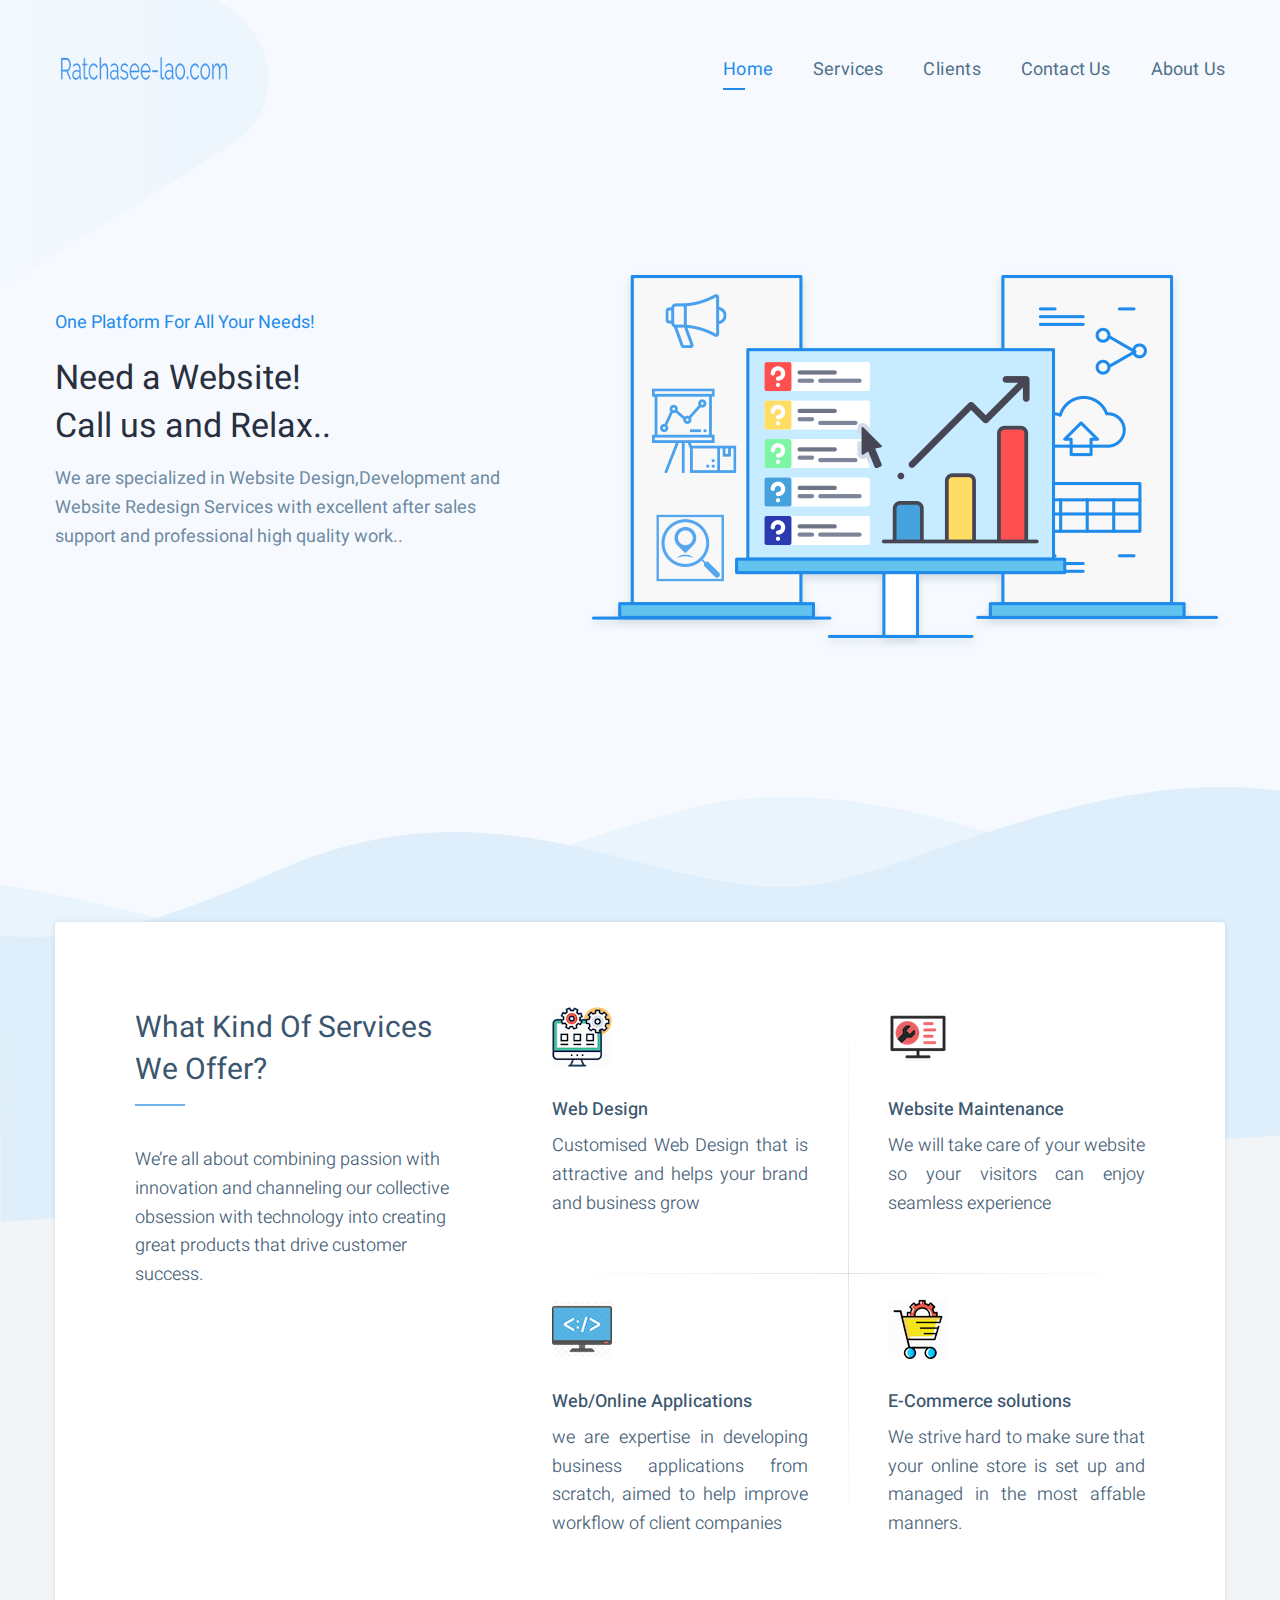
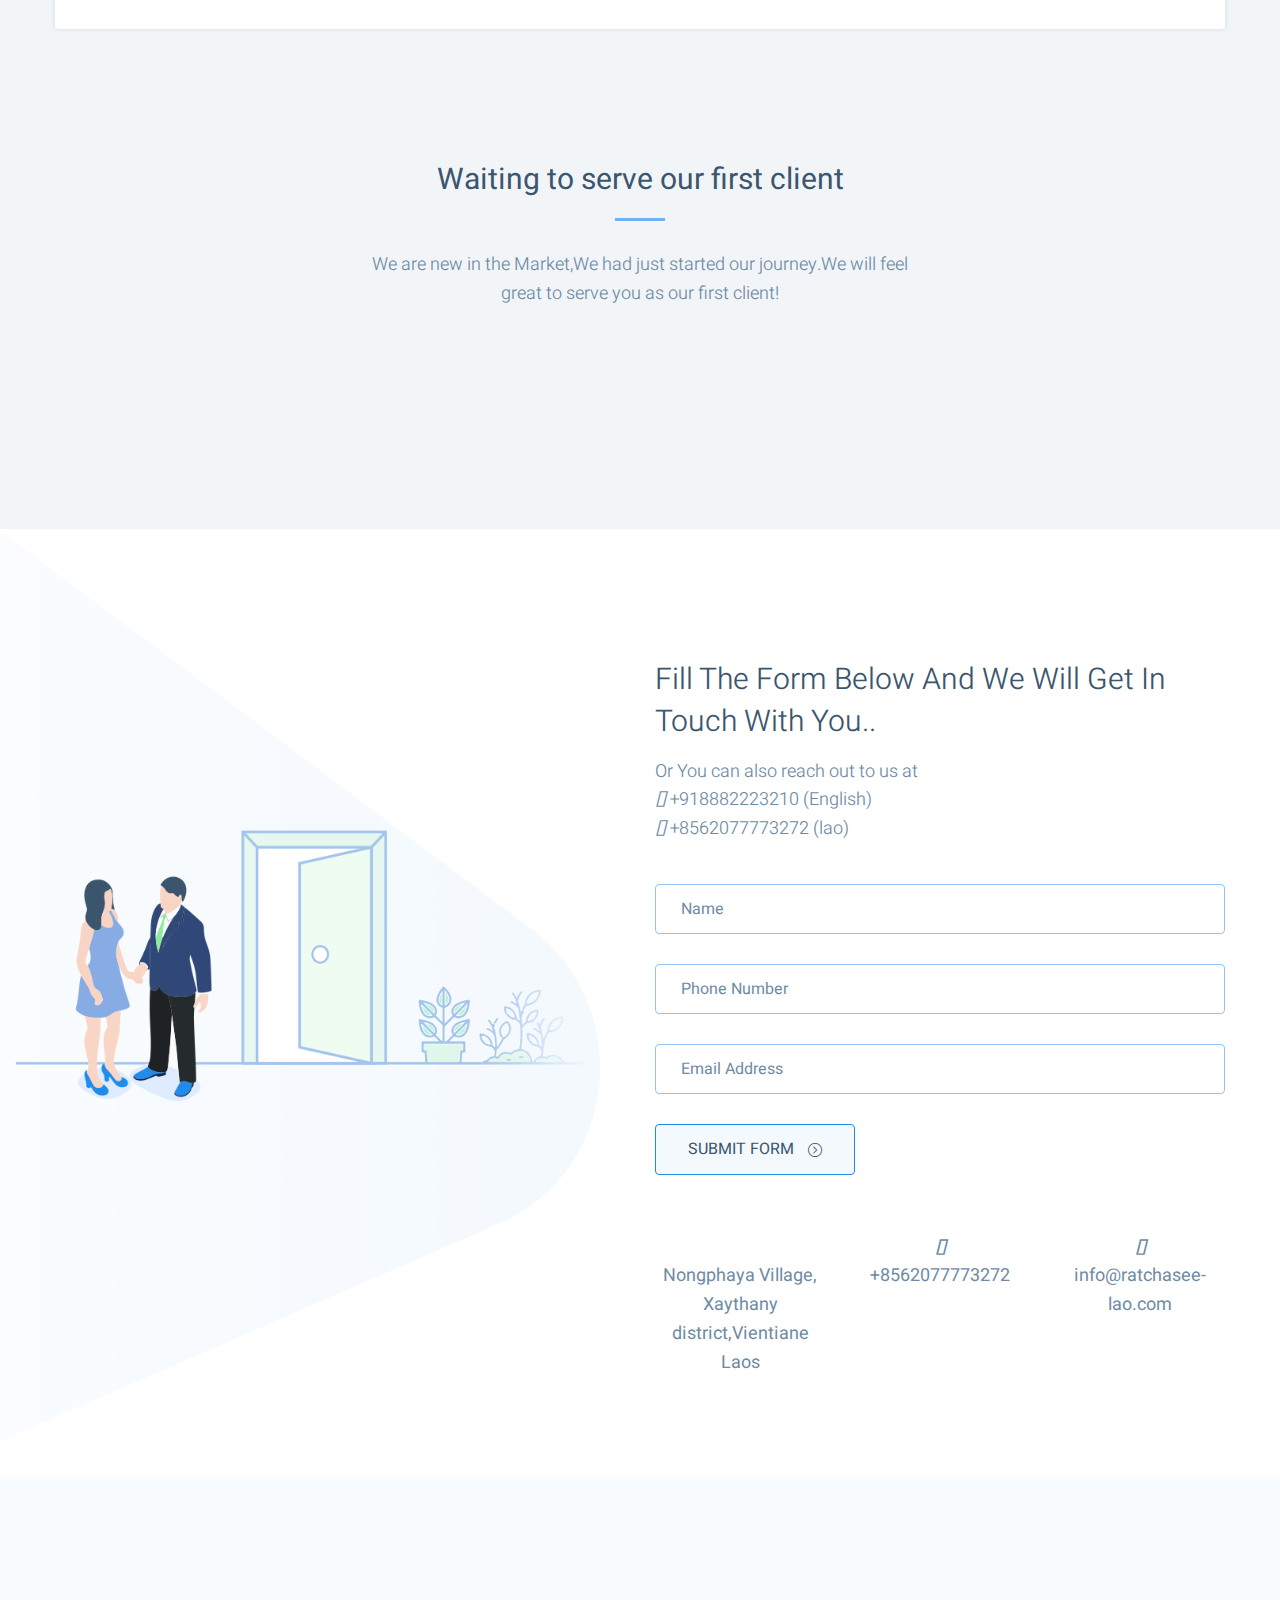
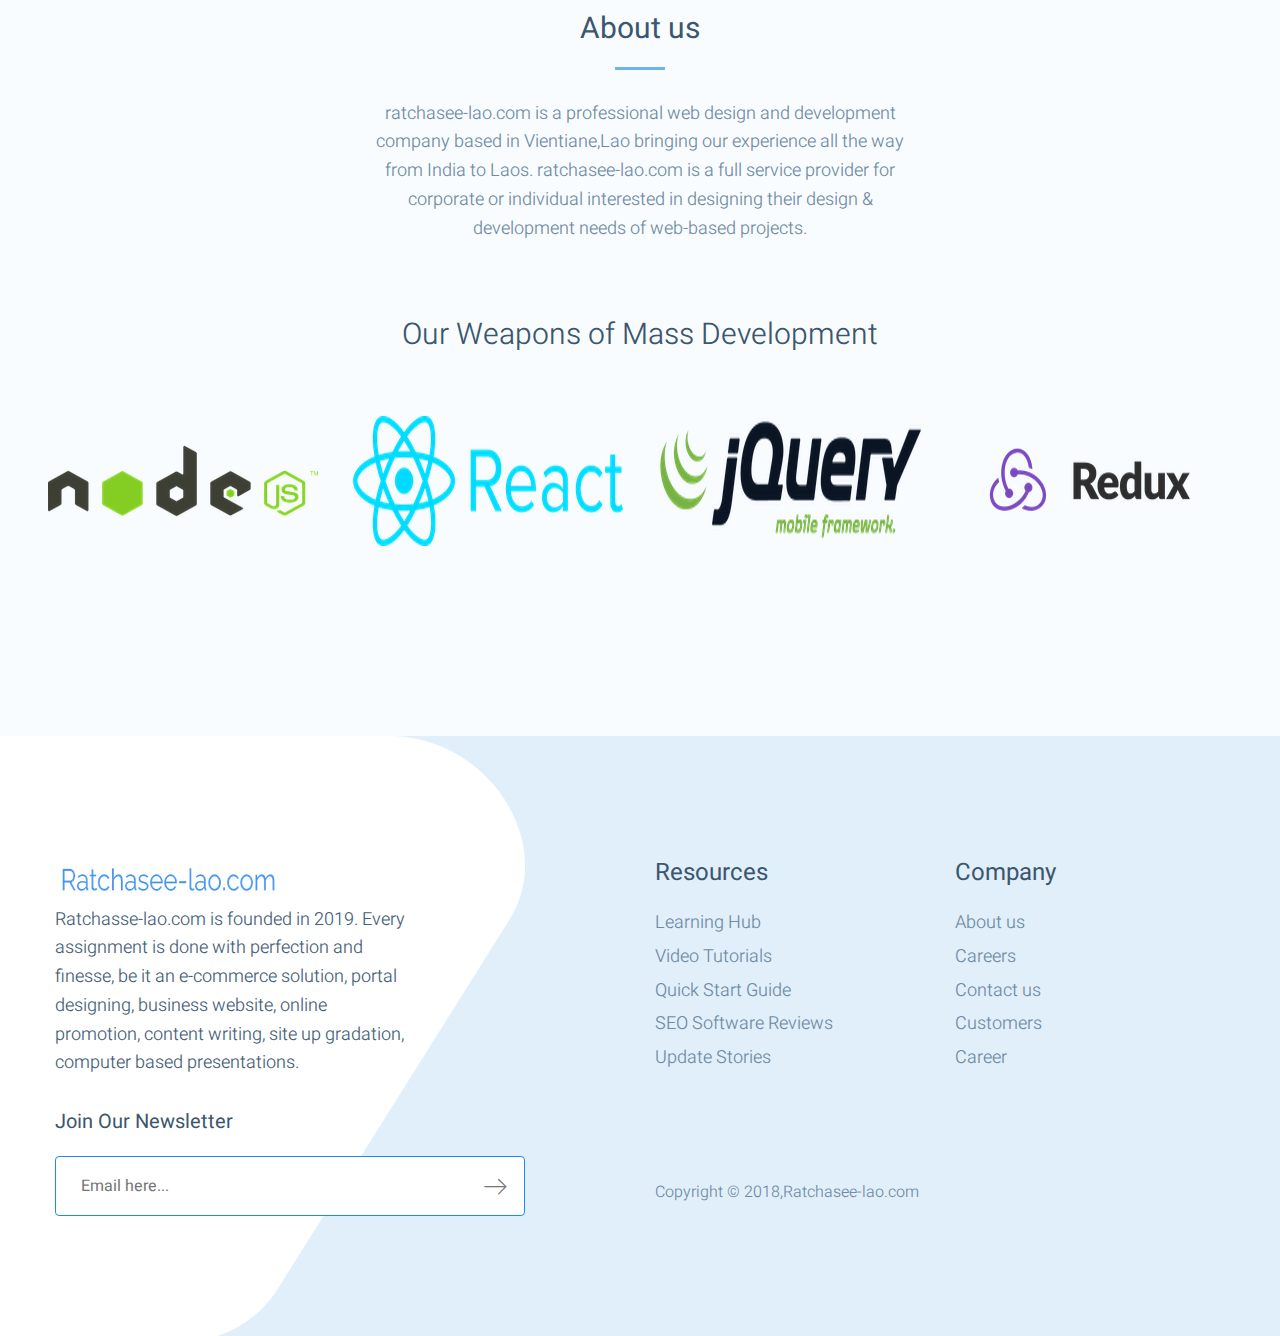
<file: index.html>
<!DOCTYPE html>
<html>

<head>
<meta charset="utf-8">
<title>RC-Lao.com</title>
<!-- Stylesheets -->
<link href="css/bootstrap.css" rel="stylesheet">
<link href="css/style.css" rel="stylesheet">
<link rel="shortcut icon" href="images/design13.png" type="image/x-icon">
<link rel="icon" href="images/design13.png" type="image/x-icon">
<!-- Responsive -->
<meta http-equiv="X-UA-Compatible" content="IE=edge">
<meta name="viewport" content="width=device-width, initial-scale=1.0, maximum-scale=1.0, user-scalable=0">
<link href="css/responsive.css" rel="stylesheet">
<link rel="stylesheet" href="https://use.fontawesome.com/releases/v5.6.3/css/all.css" integrity="sha384-UHRtZLI+pbxtHCWp1t77Bi1L4ZtiqrqD80Kn4Z8NTSRyMA2Fd33n5dQ8lWUE00s/" crossorigin="anonymous">
<!--[if lt IE 9]><script src="https://cdnjs.cloudflare.com/ajax/libs/html5shiv/3.7.3/html5shiv.js"></script><![endif]-->
<!--[if lt IE 9]><script src="js/respond.js"></script><![endif]-->
</head>

<body>

<div class="page-wrapper">
 	
    <!-- Preloader -->
    <div class="preloader"></div>
 	
    <!-- Main Header-->
    <header class="main-header alternate">
    	
        <!-- Main Box -->
    	<div class="main-box">
        	<div class="auto-container">
            	<div class="outer-container clearfix">
                    <!--Logo Box-->
                    <div class="logo-box">
                        <div class="logo"><a href="index.html"><img src="images/logo1.png" alt=""></a></div>
                    </div>
                    
                    <!--Nav Outer-->
                    <div class="nav-outer clearfix">
                        <!-- Main Menu -->
                        <nav class="main-menu">
                        
                            <div class="navbar-header">
                                <!-- Toggle Button -->    	
                                <button type="button" class="navbar-toggle" data-toggle="collapse" data-target=".navbar-collapse">
                                    <span class="icon-bar"></span>
                                    <span class="icon-bar"></span>
                                    <span class="icon-bar"></span>
                                </button>
                            </div>
                            
                            <div class="navbar-collapse collapse scroll-nav clearfix">
                                <ul class="navigation clearfix">
                                    <li class="dropdown current"><a href="#banner">Home</a>
                                    </li>
                                    <li><a href="#features">Services</a></li>
                                    <li><a href="#clients">Clients</a></li>
                                    <li><a href="#contact">Contact Us</a></li>
                                    <li><a href="#testimonials">About us</a></li>      
                                                                          
                                 </ul>
                            </div>
                            
                        </nav>
                        <!-- Main Menu End-->
                        
                        <!--Other Links-->
                       <!--  <div class="other-links">
                        	<a href="#" class="theme-btn btn-style-one">Free Trial</a>
                        </div> -->
                        
                    </div>
                    <!--Nav Outer End-->
                    
            	</div>    
            </div>
        </div>
    
    </header>
    <!--End Main Header -->
    
    
    <!--Main Banner / Banner Two-->
    <section class="main-banner banner-two" id="banner" style="background-image:url(images/background/banner-bg-2.png);">
    	<div class="auto-container">
        	<div class="row clearfix">
            	<!--Text Column-->
                <div class="text-column col-md-5 col-sm-12 col-xs-12">
                	<div class="inner">
                    	<h4>One platform for all your needs!</h4>
                        <h2>Need a Website!<br> Call us and Relax..</h2>
                        <p>We are specialized in Website Design,Development and Website Redesign Services with excellent after sales support and professional high quality work..</p>
                    </div>
                </div>
                
                <!--Image Column-->
                <div class=" col-md-7 col-sm-12 col-xs-12">
                	<div class="inner text-right">
                    	<figure class="image"><img src="images/resource/banner-image-2.png" alt=""></figure>
                    </div>
                </div>
                
            </div>
        </div>
    </section>
  	<!--End Main Banner-->
    
    
    <!--Features Section Two-->
    <section class="features-section-two" id="features">
    	<div class="auto-container">
            <div class="features-container clearfix">
            	<div class="row clearfix">
                	<!--Text Column-->
                    <div class="text-column col-md-4 col-sm-12 col-xs-12">
                    	<div class="inner">
                        	<h2>What Kind Of Services We Offer?</h2>
                            <div class="text">We’re all about combining passion with innovation and channeling our collective obsession with technology into creating great products that drive customer success.</div>
                        </div>
                    </div>
                    
                    <!--Features Column-->
                   <div class="features-column col-md-8 col-sm-12 col-xs-12">
                        <div class="inner">
                            <div class="row clearfix">
                                <!--Feature Block-->
                                <div class="feature-block-two col-md-6 col-sm-6 col-xs-12">
                                    <div class="inner-box">
                                        <div class="icon"><figure class="image"><img src="images/icons/design6.png" alt=""></figure></div>
                                        <h3>Web Design</h3>
                                        <div class="text">Customised Web Design that is attractive and helps your brand and business grow</div>
                                    </div>
                                </div>
                                <!--Feature Block-->
                                <div class="feature-block-two col-md-6 col-sm-6 col-xs-12">
                                    <div class="inner-box">
                                        <div class="icon"><figure class="image"><img src="images/icons/design7.png" alt=""></figure></div>
                                        <h3>Website Maintenance</h3>
                                        <div class="text">We will take care of your website so your visitors can enjoy seamless experience</div>
                                    </div>
                                </div>
                                <!--Feature Block-->
                                <div class="feature-block-two col-md-6 col-sm-6 col-xs-12">
                                    <div class="inner-box">
                                        <div class="icon"><figure class="image"><img src="images/icons/design11.png" alt=""></figure></div>
                                        <h3>Web/Online Applications</h3>
                                        <div class="text">we are expertise in developing business applications from scratch, aimed to help improve workflow of client companies</div>
                                    </div>
                                </div>
                                <!--Feature Block-->
                                <div class="feature-block-two col-md-6 col-sm-6 col-xs-12">
                                    <div class="inner-box">
                                        <div class="icon"><figure class="image"><img src="images/icons/design10.png" alt=""></figure></div>
                                        <h3>E-Commerce solutions</h3>
                                        <div class="text">We strive hard to make sure that your online store is set up and managed in the most affable manners.</div>
                                    </div>
                                </div>
                            </div>
                        </div>
                    </div>
                    
                    
                </div>
            </div>
        </div>
    </section>

    <!--Sponsors Section-->
    <section class="sponsors-section" id="clients">
    	<div class="auto-container">
        	<!--Heading-->
        	<div class="sec-title-two centered">
                <h2>Waiting to serve our first client</h2>
                <div class="desc-text">We are new in the Market,We had just started our journey.We will feel great to serve you as our first client!</div>
            </div>
            
           <!--  <ul class="sponsors-slider-one owl-theme owl-carousel">
            	<li><div class="inner"><a href="#"><img src="images/sponsors/1.png" alt=""></a></div></li>
                <li><div class="inner"><a href="#"><img src="images/sponsors/2.png" alt=""></a></div></li>
                <li><div class="inner"><a href="#"><img src="images/sponsors/3.png" alt=""></a></div></li>
                <li><div class="inner"><a href="#"><img src="images/sponsors/4.png" alt=""></a></div></li>
                <li><div class="inner"><a href="#"><img src="images/sponsors/1.png" alt=""></a></div></li>
                <li><div class="inner"><a href="#"><img src="images/sponsors/2.png" alt=""></a></div></li>
                <li><div class="inner"><a href="#"><img src="images/sponsors/3.png" alt=""></a></div></li>
                <li><div class="inner"><a href="#"><img src="images/sponsors/4.png" alt=""></a></div></li>
                <li><div class="inner"><a href="#"><img src="images/sponsors/1.png" alt=""></a></div></li>
                <li><div class="inner"><a href="#"><img src="images/sponsors/2.png" alt=""></a></div></li>
                <li><div class="inner"><a href="#"><img src="images/sponsors/3.png" alt=""></a></div></li>
                <li><div class="inner"><a href="#"><img src="images/sponsors/4.png" alt=""></a></div></li>
            </ul> -->
        </div>
    </section>


    <!--Contact Section-->
    <section class="contact-section" id="contact">
        <div class="auto-container">
            <div class="row clearfix">
                
                <!--Image Column-->
                <div class="image-column col-md-6 col-sm-12 col-xs-12">
                    <div class="inner">
                        <figure class="image"><img src="images/resource/featured-image-4.png" alt=""></figure>
                    </div>
                </div>
                
                <!--Form Column-->
                <div class="form-column col-md-6 col-sm-12 col-xs-12">
                    <div class="sec-title">
                        <h2>Fill The Form Below And We Will Get In Touch With You..</h2>
                        <div class="desc-text">Or You can also reach out to us at <br><i class="fab fa-whatsapp"></i>  +918882223210 (English) <br> <i class="fab fa-whatsapp"></i>  +8562077773272 (lao)</div>
                    </div>
                    
                    <!--Contact Form-->
                    <div class="default-form contact-form">
                        <form action="mailto:info@ratchasee-lao.com" method="post" enctype="text/plain" id="contact-form">
                            <div class="form-group">
                                <input type="text" name="bname" value="" placeholder="Name" required>
                            </div>
                            
                            <div class="form-group">
                                <input type="text" name="phone" value="" placeholder="Phone Number" required>
                            </div>
                            
                            <div class="form-group">
                                <input type="text" name="email" value="" placeholder="Email Address" required>
                            </div>
                            
                            <div class="form-group">
                                <button type="submit" class="theme-btn btn-style-two">Submit form <span class="icon ti-arrow-circle-right"></span></button>
                            </div>
                            
                        </form>
                    </div><!--End Contact Form-->
                <div class="row">
                	<div></div>
                	<br>
                	<div class="col-sm-4 col-xs-12 anmol"> <i class="fas fa-map-marker-alt"></i><br><div class="desc-text">Nongphaya Village,</div><div class="desc-text">Xaythany district,Vientiane</div><div class="desc-text">Laos</div> </div>
                	<div class="col-sm-4 col-xs-12 anmol"> <i class="fas fa-phone"></i> <div class="desc-text"> +8562077773272</div></div>
                	<div class="col-sm-4 col-xs-12 anmol"> <i class="fas fa-envelope"></i> <div class="desc-text">info@ratchasee-lao.com</div></div>
                </div>
            </div>
        </div>
    </section>
    
    
    
    <!--Testimonials Section Two-->
    <section class="testimonials-two" id="testimonials">
    	<div class="auto-container">
        	<!--Heading-->
        	<div class="sec-title-two centered">
                <h2>About us</h2>
                <div class="desc-text">ratchasee-lao.com is a professional web design and development company based in Vientiane,Lao bringing our experience all the way from India to Laos. ratchasee-lao.com is a full service provider for corporate or individual interested in designing their design & development needs of web-based projects. </div>
            </div>
            <div class="sec-title-three centered">
                <h2>Our Weapons of Mass Development</h2>
            </div>
            <div class="row">
            	<div class="col-md-3 col-sm-6 col-xs-6 anmol md-auto"><img src="images/sponsors/design1.png" alt=""></div>
            	<div class="col-md-3 col-sm-6 col-xs-6 anmol md-auto"><img src="images/sponsors/design5.png" alt=""></div>
            	<div class="col-md-3 col-sm-6 col-xs-6 anmol md-auto"><img src="images/sponsors/design4.png" alt=""></div>
            	<div class="col-md-3 col-sm-6 col-xs-6 anmol md-auto"><img src="images/sponsors/design3.png" alt=""></div>
            </div>
        </div>
           
    </section>
    
    
    
    <!--Footer Style Two-->
    <footer class="footer-style-two">
        <!--Footer Upper-->
        <div class="footer-upper">
            <div class="auto-container">
            	<div class="outer-box">
                	<div class="row clearfix">
                        <!--Big Column-->
                        <div class="big-column col-lg-6 col-md-6 col-sm-12 col-xs-12">
                            <!--Footer Column-->
                            <div class="footer-column">
                                <div class="footer-widget about-widget">
                                    <div class="widget-inner">
                                        <div class="logo"><img src="images/logo-foot.png" alt=""></div>
                                        <div class="text">Ratchasse-lao.com is founded in 2019. Every assignment is done with perfection and finesse, be it an e-commerce solution, portal designing, business website, online promotion, content writing, site up gradation, computer based presentations.</div>
                                    </div>
                                </div>
                            </div>
                        </div>
                        
                        <!--Big Column-->
                        <div class="big-column col-lg-6 col-md-6 col-sm-12 col-xs-12">    
                            <div class="row clearfix">
                            
                                <!--Footer Column-->
                                <div class="footer-column col-md-6 col-sm-6 col-xs-12">
                                    <div class="footer-widget links-widget">
                                        <div class="widget-inner">
                                            <h3>Resources</h3>
                                            <div class="links">
                                                <ul>
                                                    <li><a href="#">Learning Hub</a></li>
                                                    <li><a href="#">Video Tutorials</a></li>
                                                    <li><a href="#">Quick Start Guide</a></li>
                                                    <li><a href="#">SEO Software Reviews</a></li>
                                                    <li><a href="#">Update Stories</a></li>
                                                </ul>
                                            </div>
                                        </div>
                                    </div>
                                </div>
                                <!--Footer Column-->
                                <div class="footer-column col-md-6 col-sm-6 col-xs-12">
                                    <div class="footer-widget links-widget">
                                        <div class="widget-inner">
                                            <h3>Company</h3>
                                            <div class="links">
                                                <ul>
                                                    <li><a href="#testimonials">About us</a></li>
                                                    <li><a href="#">Careers</a></li>
                                                    <li><a href="#contact">Contact us</a></li>
                                                    <li><a href="#clients">Customers</a></li>
                                                    <li><a href="#">Career</a></li>
                                                </ul>
                                            </div>
                                        </div>
                                    </div>
                                </div>
                            </div>
                        </div>
                        
                        <!--Big Column-->
                        <div class="big-column col-lg-12 col-md-12 col-sm-12 col-xs-12">    
                            <div class="row clearfix">
                            
                                <!--Footer Column-->
                                <div class="footer-column col-md-6 col-sm-6 col-xs-12">
                                    <div class="footer-widget newsletter-widget">
                                        <div class="widget-inner">
                                            <h3>Join Our Newsletter</h3>
                                            <form method="post">
                                                <div class="form-group">
                                                    <input type="email" name="email-field" value="" placeholder="Email here...">
                                                    <button type="submit"><span class="icon lnr lnr-arrow-right"></span></button>
                                                </div>
                                            </form>
                                        </div>
                                    </div>
                                </div>
                                <!--Footer Column-->
                                <div class="footer-column col-md-6 col-sm-6 col-xs-12">
                                    <div class="footer-widget copyright-widget">
                                        <div class="widget-inner">
                                            <div class="copyright">Copyright &copy; 2018,Ratchasee-lao.com</div>
                                        </div>
                                    </div>
                                </div>
                            </div>
                        </div>
                    </div>
                </div>
            </div>
        </div>
        
    </footer>
    
    
</div>
<!--End pagewrapper-->

<!--Scroll to top-->
<div class="scroll-to-top scroll-to-target" data-target="html"><span class="fa fa-angle-double-up"></span></div>


<script src="js/jquery.js"></script> 
<script src="js/bootstrap.min.js"></script>
<script src="js/pagenav.js"></script>
<script src="js/jquery.scrollTo.js"></script>
<script src="js/jquery.fancybox.pack.js"></script>
<script src="js/owl.js"></script>
<script src="js/wow.js"></script>
<script src="js/validate.js"></script>
<script src="js/script.js"></script>


</body>
</html>
</file>
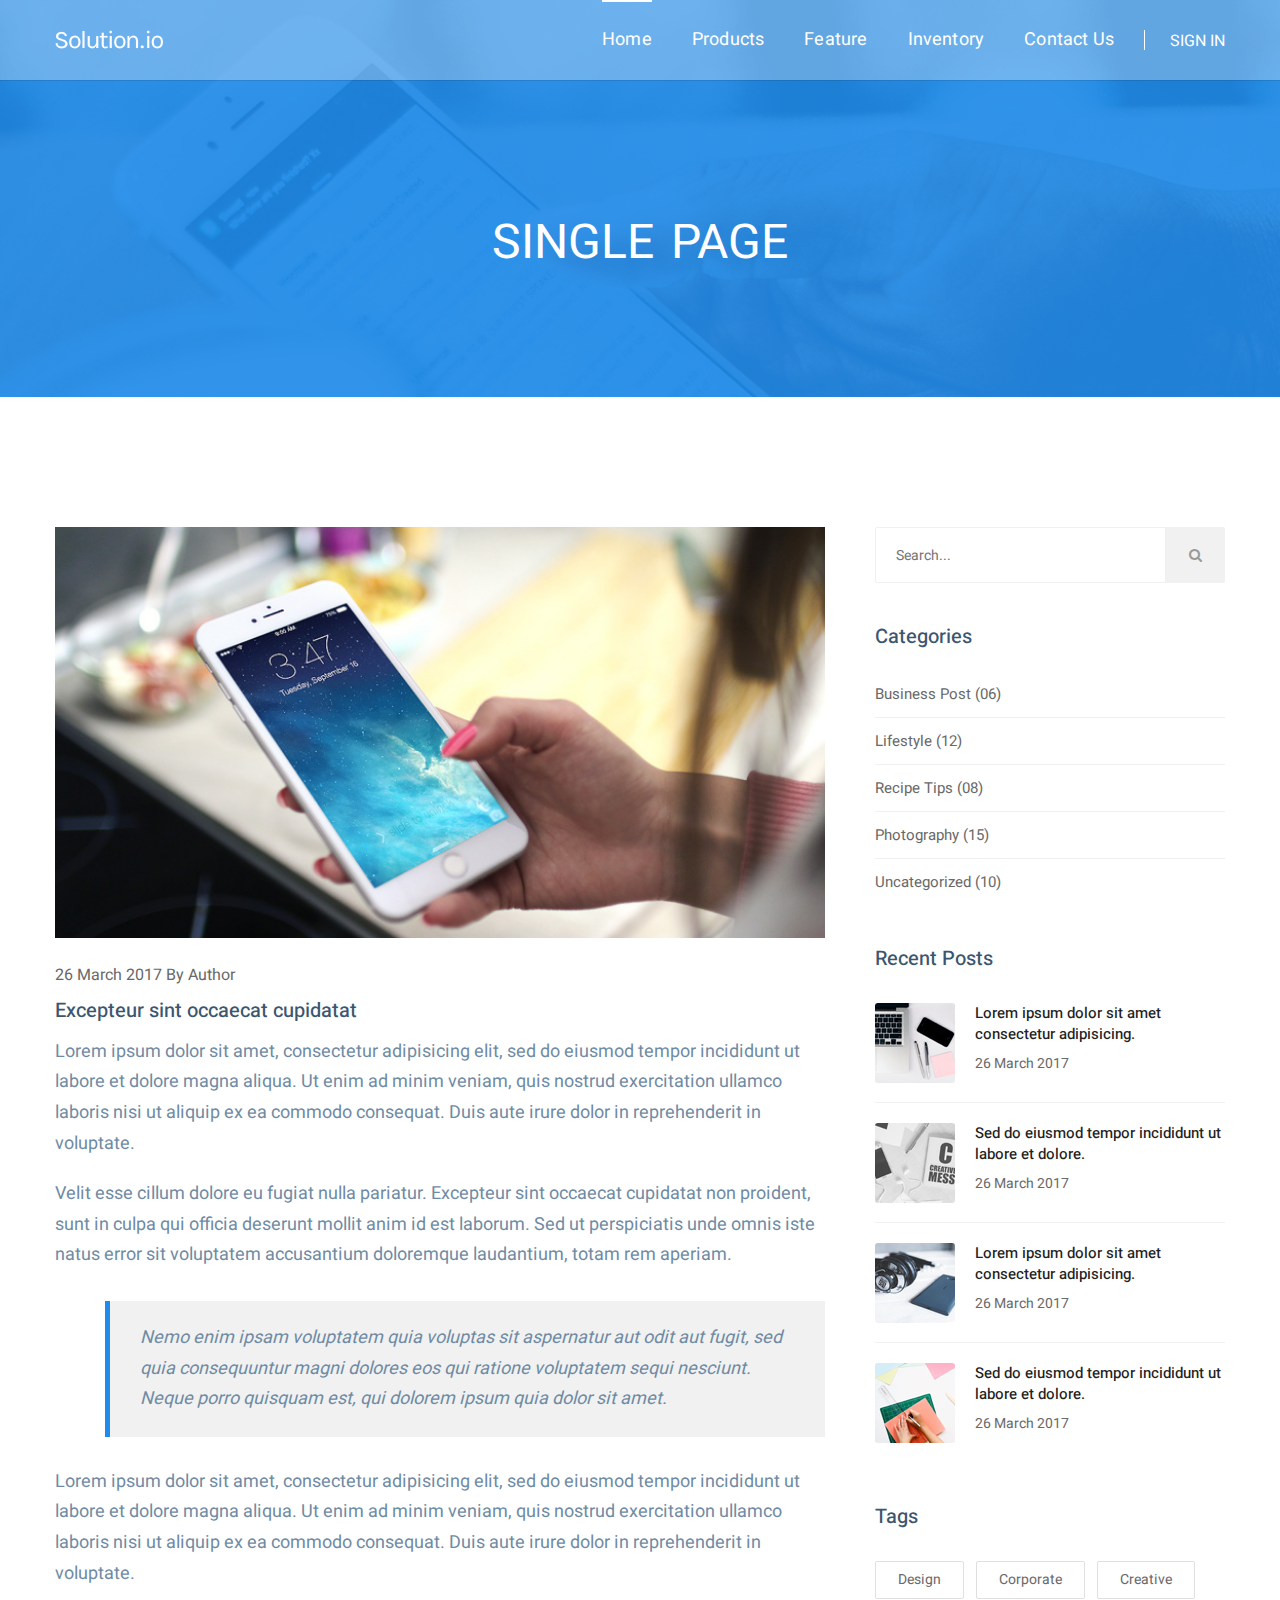
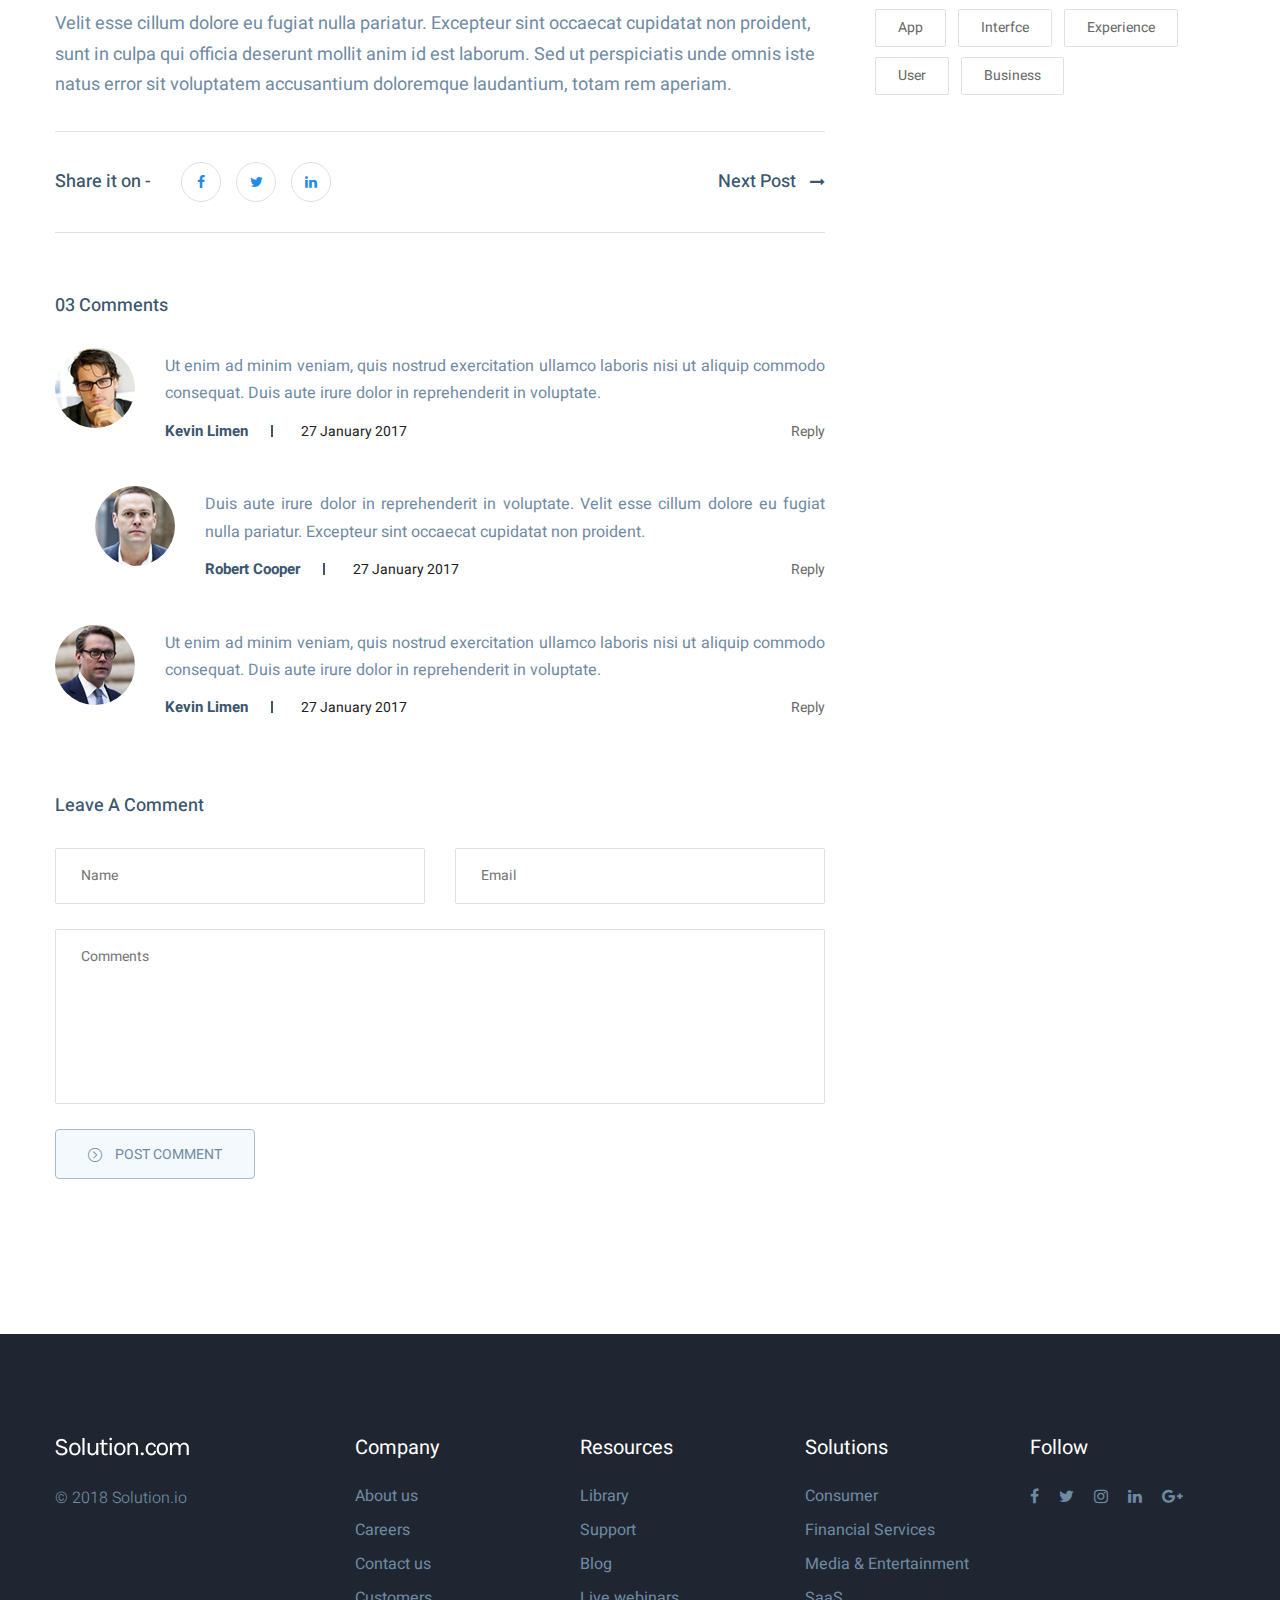
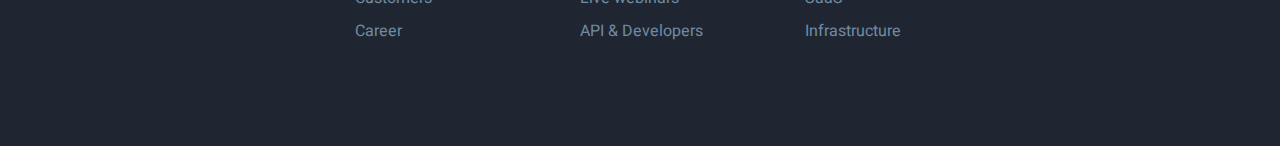
<file: blog-single.html>
<!DOCTYPE html>
<html>

<!-- Mirrored from effortthemes.com/html/spring/spring/blog-single.html by HTTrack Website Copier/3.x [XR&CO'2014], Mon, 07 Jan 2019 13:46:26 GMT -->
<head>
<meta charset="utf-8">
<title>Spring - Software, App, Saas & Product Showcase Landing HTML5 Template | Latest News</title>
<!-- Stylesheets -->
<link href="css/bootstrap.css" rel="stylesheet">
<link href="css/style.css" rel="stylesheet">
<link rel="shortcut icon" href="images/favicon.png" type="image/x-icon">
<link rel="icon" href="images/favicon.png" type="image/x-icon">
<!-- Responsive -->
<meta http-equiv="X-UA-Compatible" content="IE=edge">
<meta name="viewport" content="width=device-width, initial-scale=1.0, maximum-scale=1.0, user-scalable=0">
<link href="css/responsive.css" rel="stylesheet">
<!--[if lt IE 9]><script src="https://cdnjs.cloudflare.com/ajax/libs/html5shiv/3.7.3/html5shiv.js"></script><![endif]-->
<!--[if lt IE 9]><script src="js/respond.js"></script><![endif]-->
</head>

<body>

<div class="page-wrapper">
 	
    <!-- Preloader -->
    <div class="preloader"></div>
 	
    <!-- Main Header / Style Two-->
    <header class="main-header header-style-two">
    	
        <!-- Main Box -->
    	<div class="main-box">
        	<div class="auto-container">
            	<div class="outer-container clearfix">
                    <!--Logo Box-->
                    <div class="logo-box">
                        <div class="logo"><a href="index.html"><img src="images/logo-two.png" alt=""></a></div>
                    </div>
                    
                    <!--Nav Outer-->
                    <div class="nav-outer clearfix">
                        <!-- Main Menu -->
                        <nav class="main-menu">
                        
                            <div class="navbar-header">
                                <!-- Toggle Button -->    	
                                <button type="button" class="navbar-toggle" data-toggle="collapse" data-target=".navbar-collapse">
                                    <span class="icon-bar"></span>
                                    <span class="icon-bar"></span>
                                    <span class="icon-bar"></span>
                                </button>
                            </div>
                            
                            <div class="navbar-collapse collapse scroll-nav clearfix">
                                <ul class="navigation clearfix">
                                    <li class="dropdown current"><a href="index.html#banner">Home</a>
                                    	<ul>
                                        	<li><a href="index.html">Home Version One</a></li>
                                            <li><a href="index-2.html">Home Version Two</a></li>
                                            <li><a href="index-3.html">Home Version Three</a></li>
                                            <li><a href="index-4.html">Home Version Four</a></li>
                                        </ul>
                                    </li>
                                    <li><a href="index.html#products">Products</a></li>
                                    <li><a href="index.html#features">Feature</a></li>
                                    <li><a href="index.html#inventory">Inventory</a></li>
                                    <li><a href="index.html#contact">Contact Us</a></li>                                      
                                 </ul>
                            </div>
                            
                        </nav>
                        <!-- Main Menu End-->
                        
                        <!--Other Links-->
                        <div class="other-links">
                        	<a href="#" class="theme-btn">SIGN IN</a>
                        </div>
                        
                    </div>
                    <!--Nav Outer End-->
                    
            	</div>    
            </div>
        </div>
    
    </header>
    <!--End Main Header -->
    
    <!--Page Title-->
    <section class="page-title" style="background-image:url(images/background/page-title.jpg);">
        <div class="auto-container">
            <h1>Single Page</h1>
        </div>
    </section>
    
    
    <!--Sidebar Page-->
    <div class="sidebar-page-container">
        <div class="auto-container">
            <div class="row clearfix">
				
                <!--Content Side-->
                <div class="content-side col-lg-8 col-md-8 col-sm-12 col-xs-12">
                    <section class="blog blog-details">
						
                        <!--News Block-->
                        <div class="news-style-one">
                            <div class="inner-box">
                                <figure class="image-box"><img src="images/resource/blog-image-12.jpg" alt=""></figure>
                                <div class="lower-content">
                                    <div class="post-meta">26 March 2017 By Author</div>
                                    <h3>Excepteur sint occaecat cupidatat</h3>
                                    <div class="text">
                                    	<p>Lorem ipsum dolor sit amet, consectetur adipisicing elit, sed do eiusmod tempor incididunt ut labore et dolore magna aliqua. Ut enim ad minim veniam, quis nostrud exercitation ullamco laboris nisi ut aliquip ex ea commodo consequat. Duis aute irure dolor in reprehenderit in voluptate.</p>
                                        <p>Velit esse cillum dolore eu fugiat nulla pariatur. Excepteur sint occaecat cupidatat non proident, sunt in culpa qui officia deserunt mollit anim id est laborum. Sed ut perspiciatis unde omnis iste natus error sit voluptatem accusantium doloremque laudantium, totam rem aperiam.</p>
                                        <blockquote>Nemo enim ipsam voluptatem quia voluptas sit aspernatur aut odit aut fugit, sed quia consequuntur magni dolores eos qui ratione voluptatem sequi nesciunt. Neque porro quisquam est, qui dolorem ipsum quia dolor sit amet.</blockquote>
                                        <p>Lorem ipsum dolor sit amet, consectetur adipisicing elit, sed do eiusmod tempor incididunt ut labore et dolore magna aliqua. Ut enim ad minim veniam, quis nostrud exercitation ullamco laboris nisi ut aliquip ex ea commodo consequat. Duis aute irure dolor in reprehenderit in voluptate.</p>
                                        <p>Velit esse cillum dolore eu fugiat nulla pariatur. Excepteur sint occaecat cupidatat non proident, sunt in culpa qui officia deserunt mollit anim id est laborum. Sed ut perspiciatis unde omnis iste natus error sit voluptatem accusantium doloremque laudantium, totam rem aperiam.</p>
                                    </div>
                                </div>
                            </div>
                            <div class="post-options">
                            	<div class="clearfix">
                                	<!--Share Options-->
                                	<div class="share-options clearfix">
                                    	<strong>Share it on - </strong>
                                        <ul class="social-links-one">
                                        	<li><a href="#"><span class="fa fa-facebook-f"></span></a></li>
                                            <li><a href="#"><span class="fa fa-twitter"></span></a></li>
                                            <li><a href="#"><span class="fa fa-linkedin"></span></a></li>
                                        </ul>
                                    </div>
                                    <!--Next Post-->
                                	<div class="next-option"><a href="#">Next Post <span class="fa fa-long-arrow-right"></span></a></div>
                                </div>
                            </div>
                        </div>
                        
                        <!--Comments Area-->
                        <div class="comments-area">
                        	<div class="group-title"><h2>03 Comments</h2></div>
                            
                            <div class="comment-box">
                            	<!--Comment-->
                                <div class="comment">
                                    <div class="comment-inner">
                                        <div class="author-thumb"><img src="images/resource/author-thumb-4.jpg" alt=""></div>
                                        <!--comment-content-->
                                        <div class="comment-content">
                                            <div class="text">Ut enim ad minim veniam, quis nostrud exercitation ullamco laboris nisi ut aliquip commodo consequat. Duis aute irure dolor in reprehenderit in voluptate.</div>
                                            <div class="comment-info clearfix">
                                                <strong>Kevin Limen</strong>  <div class="time">27 January 2017</div>
                                            </div>
                                            
                                            <a href="#" class="reply">Reply</a>
                                        </div> 
                                    </div>
                                </div>
                                
                                <!--Comment / Reply-->
                                <div class="comment reply-comment">
                                    <div class="comment-inner">
                                        <div class="author-thumb"><img src="images/resource/author-thumb-5.jpg" alt=""></div>
                                        <!--comment-content-->
                                        <div class="comment-content">
                                            <div class="text">Duis aute irure dolor in reprehenderit in voluptate. Velit esse cillum dolore eu fugiat nulla pariatur. Excepteur sint occaecat cupidatat non proident.</div>
                                            <div class="comment-info clearfix">
                                                <strong>Robert Cooper</strong>  <div class="time">27 January 2017</div>
                                            </div>
                                            
                                            <a href="#" class="reply">Reply</a>
                                        </div> 
                                    </div>
                                </div>
                                
                                <!--Comment-->
                                <div class="comment">
                                    <div class="comment-inner">
                                        <div class="author-thumb"><img src="images/resource/author-thumb-6.jpg" alt=""></div>
                                        <!--comment-content-->
                                        <div class="comment-content">
                                            <div class="text">Ut enim ad minim veniam, quis nostrud exercitation ullamco laboris nisi ut aliquip commodo consequat. Duis aute irure dolor in reprehenderit in voluptate.</div>
                                            <div class="comment-info clearfix">
                                                <strong>Kevin Limen</strong>  <div class="time">27 January 2017</div>
                                            </div>
                                            
                                            <a href="#" class="reply">Reply</a>
                                        </div> 
                                    </div>
                                </div>
                                
                            </div>
                        </div>
                        
                        <!-- Comment Form -->
                        <div class="comment-form">
    
                            <div class="group-title"><h2>Leave a Comment</h2></div>
    
                            <!--Comment Form-->
                            <form method="post" action="http://effortthemes.com/html/spring/spring/blog.html">
                                <div class="row clearfix">
                                    <div class="col-md-6 col-sm-6 col-xs-12 form-group">
                                        <input type="text" name="username" placeholder="Name" required>
                                    </div>
    
                                    <div class="col-md-6 col-sm-6 col-xs-12 form-group">
                                        <input type="email" name="email" placeholder="Email" required>
                                    </div>
    
                                    <div class="col-lg-12 col-md-12 col-sm-12 col-xs-12 form-group">
                                        <textarea name="message" placeholder="Comments"></textarea>
                                    </div>
    
                                    <div class="col-lg-12 col-md-12 col-sm-12 col-xs-12 form-group">
                                        <button type="submit"  class="theme-btn btn-style-seven"><span class="icon ti-arrow-circle-right"></span> Post Comment</button>
                                    </div>
    
                                </div>
                            </form>
    
                        </div><!--End Comment Form -->
                
                    </section>


                </div>
                <!--Content Side-->
                
                <!--Sidebar-->
                <div class="sidebar-side col-lg-4 col-md-4 col-sm-12 col-xs-12">
                    <aside class="sidebar">

                        <!-- Search Form -->
                        <div class="sidebar-widget search-box">

                            <form method="post" action="http://effortthemes.com/html/spring/spring/blog.html">
                                <div class="form-group">
                                    <input type="search" name="search-field" value="" placeholder="Search...">
                                    <button type="submit"><span class="icon fa fa-search"></span></button>
                                </div>
                            </form>

                        </div>


                        <!-- Recent Articles -->
                        <div class="sidebar-widget categories">
                            <div class="sidebar-title"><h3>Categories</h3></div>

                            <ul class="list">
                                <li><a href="#">Business Post (06)</a></li>
                                <li><a href="#">Lifestyle (12)</a></li>
                                <li><a href="#">Recipe Tips (08)</a></li>
                                <li><a href="#">Photography (15)</a></li>
                                <li><a href="#">Uncategorized (10)</a></li>
                            </ul>

                        </div>


                        <!-- Popular Posts -->
                        <div class="sidebar-widget popular-posts">
                            <div class="sidebar-title"><h3>Recent Posts</h3></div>

                            <article class="post">
                            	<figure class="post-thumb"><a href="#"><img src="images/resource/post-thumb-1.jpg" alt=""></a></figure>
                                <h4><a href="#">Lorem ipsum dolor sit amet consectetur adipisicing.</a></h4>
                                <div class="post-info">26 March 2017</div>
                            </article>

                            <article class="post">
                            	<figure class="post-thumb"><a href="#"><img src="images/resource/post-thumb-2.jpg" alt=""></a></figure>
                                <h4><a href="#">Sed do eiusmod tempor incididunt ut labore et dolore.</a></h4>
                                <div class="post-info">26 March 2017</div>
                            </article>
                            
                            <article class="post">
                            	<figure class="post-thumb"><a href="#"><img src="images/resource/post-thumb-3.jpg" alt=""></a></figure>
                                <h4><a href="#">Lorem ipsum dolor sit amet consectetur adipisicing.</a></h4>
                                <div class="post-info">26 March 2017</div>
                            </article>
                            
                            <article class="post">
                            	<figure class="post-thumb"><a href="#"><img src="images/resource/post-thumb-4.jpg" alt=""></a></figure>
                                <h4><a href="#">Sed do eiusmod tempor incididunt ut labore et dolore.</a></h4>
                                <div class="post-info">26 March 2017</div>
                            </article>

                        </div>


                        <!-- Popular Tags -->
                        <div class="sidebar-widget popular-tags">
                            <div class="sidebar-title"><h3>Tags</h3></div>
                            <a href="#">Design</a>
                            <a href="#">Corporate</a>
                            <a href="#">Creative</a>
                            <a href="#">App</a>
                            <a href="#">Interfce</a>
                            <a href="#">Experience</a>
                            <a href="#">User</a>
                            <a href="#">Business</a>
                        </div>

                    </aside>


                </div>
                <!--Sidebar-->

            </div>
        </div>
    </div>
    
    <!--Footer Style One / Dark-->
    <footer class="footer-style-one dark-version">
        <!--Footer Upper-->
        <div class="footer-upper">
            <div class="auto-container">
                <div class="row clearfix">
                    <!--Big Column-->
                    <div class="big-column col-lg-3 col-md-12 col-sm-12 col-xs-12">
                        <div class="footer-column">
                            <div class="footer-widget about-widget">
                                <div class="widget-inner">
                                    <div class="logo"><img src="images/footer-logo-two.png" alt=""></div>
                                    <div class="copyright">&copy; 2018 Solution.io</div>
                                </div>
                            </div>
                        </div>
                    </div>
                    
                    <!--Big Column-->
                    <div class="big-column col-lg-9 col-md-12 col-sm-12 col-xs-12">    
                        <div class="row clearfix">
                        	<!--Footer Column-->
                            <div class="footer-column col-lg-3 col-md-3 col-sm-6 col-xs-12">
                                <div class="footer-widget links-widget">
                                    <div class="widget-inner">
                                        <h3>Company</h3>
                                        <div class="links">
                                            <ul>
                                                <li><a href="#">About us</a></li>
                                                <li><a href="#">Careers</a></li>
                                                <li><a href="#">Contact us </a></li>
                                                <li><a href="#">Customers</a></li>
                                                <li><a href="#">Career</a></li>
                                            </ul>
                                        </div>
                                    </div>
                                </div>
                            </div>
                            
                            <!--Footer Column-->
                            <div class="footer-column col-lg-3 col-md-3 col-sm-6 col-xs-12">
                                <div class="footer-widget links-widget">
                                    <div class="widget-inner">
                                        <h3>Resources</h3>
                                        <div class="links">
                                            <ul>
                                                <li><a href="#">Library</a></li>
                                                <li><a href="#">Support</a></li>
                                                <li><a href="#">Blog</a></li>
                                                <li><a href="#">Live webinars</a></li>
                                                <li><a href="#">API & Developers</a></li>
                                            </ul>
                                        </div>
                                    </div>
                                </div>
                            </div>
                            <!--Footer Column-->
                            <div class="footer-column col-lg-3 col-md-3 col-sm-6 col-xs-12">
                                <div class="footer-widget links-widget">
                                    <div class="widget-inner">
                                        <h3>Solutions</h3>
                                        <div class="links">
                                            <ul>
                                                <li><a href="#">Consumer</a></li>
                                                <li><a href="#">Financial Services</a></li>
                                                <li><a href="#">Media & Entertainment</a></li>
                                                <li><a href="#">SaaS</a></li>
                                                <li><a href="#">Infrastructure</a></li>
                                            </ul>
                                        </div>
                                    </div>
                                </div>
                            </div>
                            <!--Footer Column-->
                            <div class="footer-column col-lg-3 col-md-3 col-sm-6 col-xs-12">
                                <div class="footer-widget follow-widget">
                                    <div class="widget-inner">
                                    	<h3>Follow</h3>
                                        <div class="social-links">
                                            <ul class="clearfix">
                                                <li><a href="#"><span class="fa fa-facebook-f"></span></a></li>
                                                <li><a href="#"><span class="fa fa-twitter"></span></a></li>
                                                <li><a href="#"><span class="fa fa-instagram"></span></a></li>
                                                <li><a href="#"><span class="fa fa-linkedin"></span></a></li>
                                                <li><a href="#"><span class="fa fa-google-plus"></span></a></li>
                                            </ul>
                                        </div>
                                    </div>
                                </div>
                            </div>
                            
                        </div>
                    </div>
                </div>
            </div>
        </div>
        
    </footer>
    
    
</div>
<!--End pagewrapper-->

<!--Scroll to top-->
<div class="scroll-to-top scroll-to-target" data-target="html"><span class="fa fa-angle-double-up"></span></div>


<script src="js/jquery.js"></script> 
<script src="js/bootstrap.min.js"></script>
<script src="js/pagenav.js"></script>
<script src="js/jquery.scrollTo.js"></script>
<script src="js/jquery.fancybox.pack.js"></script>
<script src="js/owl.js"></script>
<script src="js/wow.js"></script>

<script src="js/script.js"></script>


</body>

<!-- Mirrored from effortthemes.com/html/spring/spring/blog-single.html by HTTrack Website Copier/3.x [XR&CO'2014], Mon, 07 Jan 2019 13:46:29 GMT -->
</html>
</file>
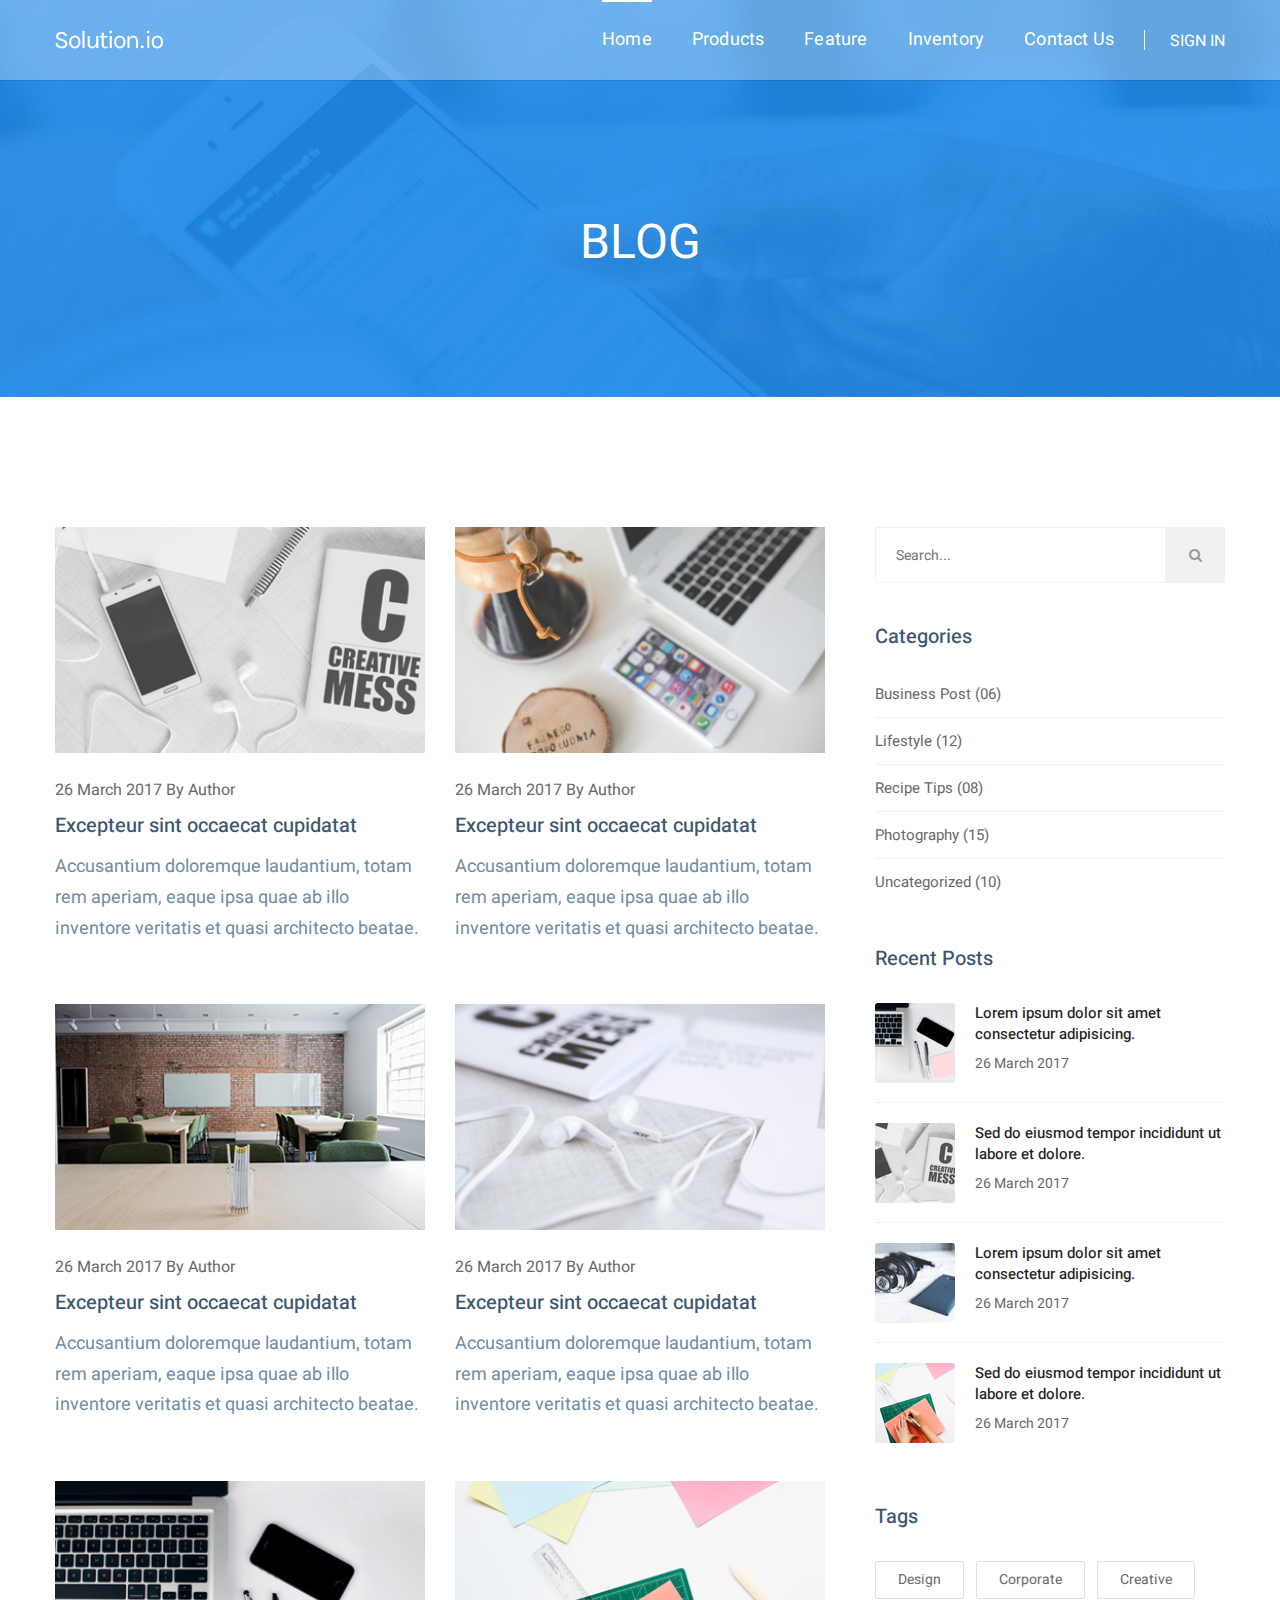
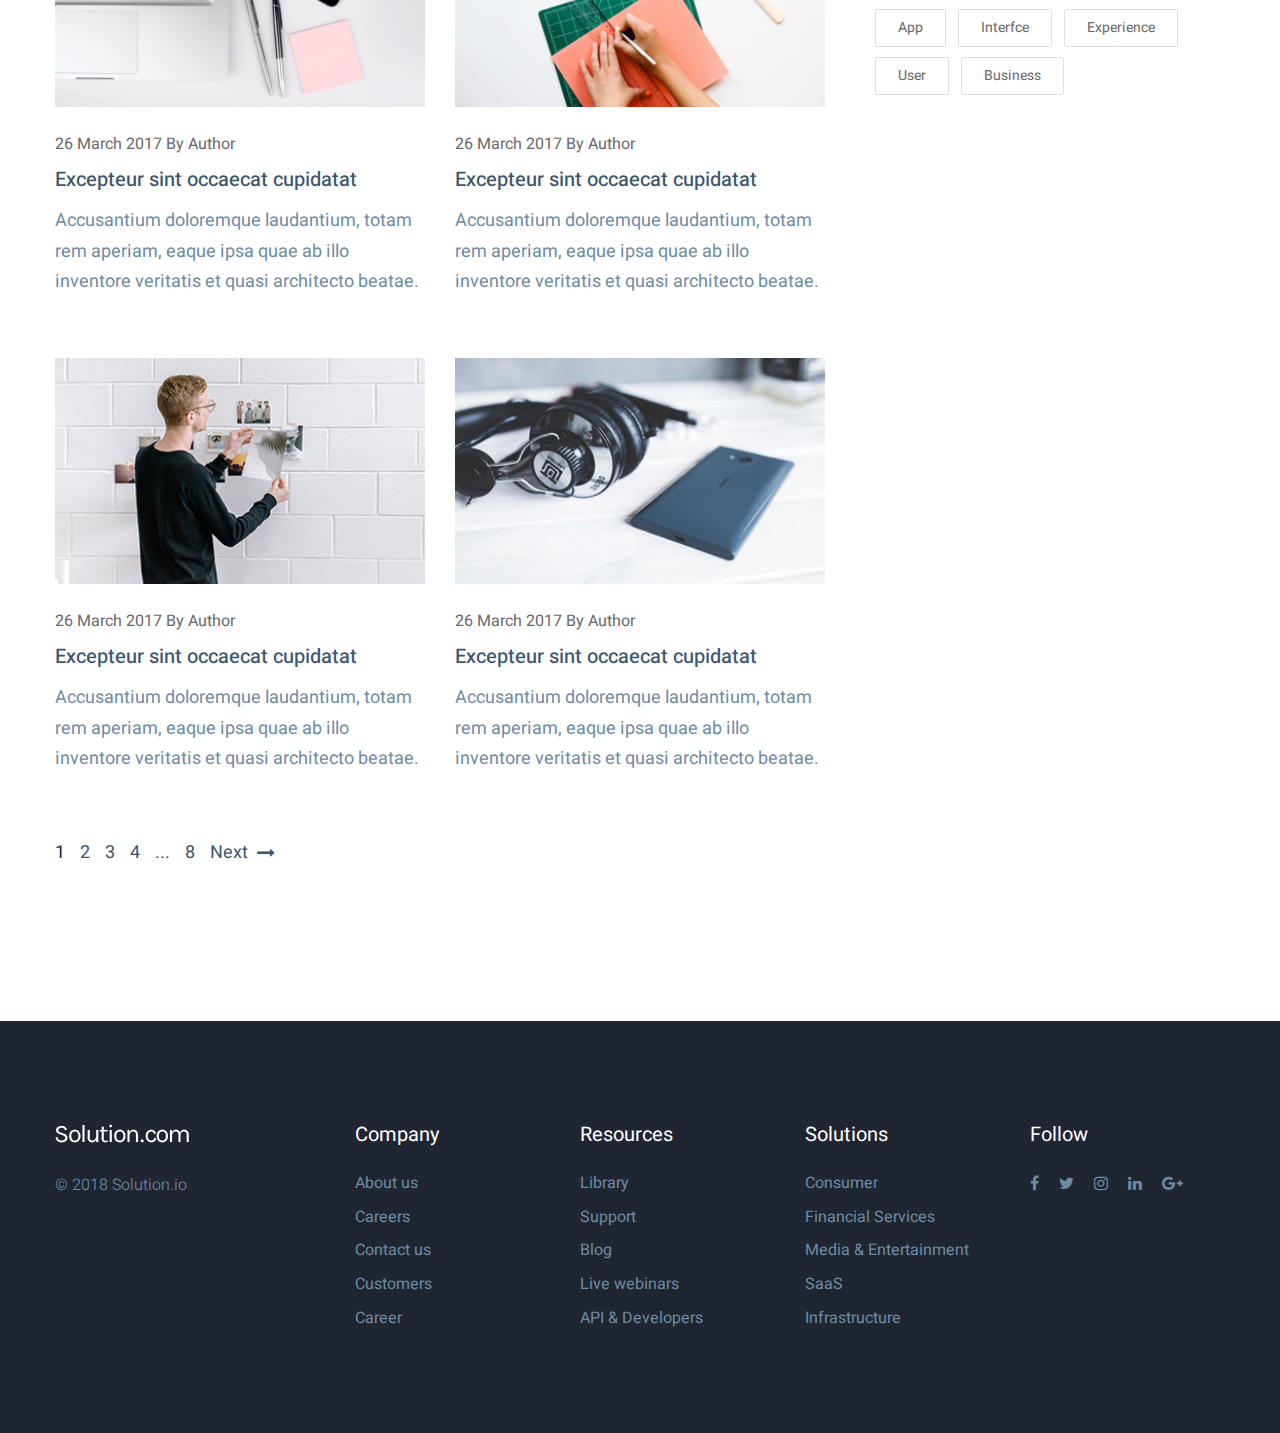
<file: blog.html>
<!DOCTYPE html>
<html>

<!-- Mirrored from effortthemes.com/html/spring/spring/blog.html by HTTrack Website Copier/3.x [XR&CO'2014], Mon, 07 Jan 2019 13:45:20 GMT -->
<head>
<meta charset="utf-8">
<title>Spring - Software, App, Saas & Product Showcase Landing HTML5 Template | Latest News</title>
<!-- Stylesheets -->
<link href="css/bootstrap.css" rel="stylesheet">
<link href="css/style.css" rel="stylesheet">
<link rel="shortcut icon" href="images/favicon.png" type="image/x-icon">
<link rel="icon" href="images/favicon.png" type="image/x-icon">
<!-- Responsive -->
<meta http-equiv="X-UA-Compatible" content="IE=edge">
<meta name="viewport" content="width=device-width, initial-scale=1.0, maximum-scale=1.0, user-scalable=0">
<link href="css/responsive.css" rel="stylesheet">
<!--[if lt IE 9]><script src="https://cdnjs.cloudflare.com/ajax/libs/html5shiv/3.7.3/html5shiv.js"></script><![endif]-->
<!--[if lt IE 9]><script src="js/respond.js"></script><![endif]-->
</head>

<body>

<div class="page-wrapper">
 	
    <!-- Preloader -->
    <div class="preloader"></div>
 	
    <!-- Main Header / Style Two-->
    <header class="main-header header-style-two">
    	
        <!-- Main Box -->
    	<div class="main-box">
        	<div class="auto-container">
            	<div class="outer-container clearfix">
                    <!--Logo Box-->
                    <div class="logo-box">
                        <div class="logo"><a href="index.html"><img src="images/logo-two.png" alt=""></a></div>
                    </div>
                    
                    <!--Nav Outer-->
                    <div class="nav-outer clearfix">
                        <!-- Main Menu -->
                        <nav class="main-menu">
                        
                            <div class="navbar-header">
                                <!-- Toggle Button -->    	
                                <button type="button" class="navbar-toggle" data-toggle="collapse" data-target=".navbar-collapse">
                                    <span class="icon-bar"></span>
                                    <span class="icon-bar"></span>
                                    <span class="icon-bar"></span>
                                </button>
                            </div>
                            
                            <div class="navbar-collapse collapse scroll-nav clearfix">
                                <ul class="navigation clearfix">
                                    <li class="dropdown current"><a href="index.html#banner">Home</a>
                                    	<ul>
                                        	<li><a href="index.html">Home Version One</a></li>
                                            <li><a href="index-2.html">Home Version Two</a></li>
                                            <li><a href="index-3.html">Home Version Three</a></li>
                                            <li><a href="index-4.html">Home Version Four</a></li>
                                        </ul>
                                    </li>
                                    <li><a href="index.html#products">Products</a></li>
                                    <li><a href="index.html#features">Feature</a></li>
                                    <li><a href="index.html#inventory">Inventory</a></li>
                                    <li><a href="index.html#contact">Contact Us</a></li>                                      
                                 </ul>
                            </div>
                            
                        </nav>
                        <!-- Main Menu End-->
                        
                        <!--Other Links-->
                        <div class="other-links">
                        	<a href="#" class="theme-btn">SIGN IN</a>
                        </div>
                        
                    </div>
                    <!--Nav Outer End-->
                    
            	</div>    
            </div>
        </div>
    
    </header>
    <!--End Main Header -->
    
    <!--Page Title-->
    <section class="page-title" style="background-image:url(images/background/page-title.jpg);">
        <div class="auto-container">
            <h1>Blog</h1>
        </div>
    </section>
    
    
    <!--Sidebar Page-->
    <div class="sidebar-page-container">
        <div class="auto-container">
            <div class="row clearfix">
				
                <!--Content Side-->
                <div class="content-side col-lg-8 col-md-8 col-sm-12 col-xs-12">
                    <section class="blog">
						
                        <div class="row clearfix">
            	
                            <!--News Block-->
                            <div class="news-style-one col-md-6 col-sm-6 col-xs-12">
                                <div class="inner-box">
                                    <figure class="image-box"><a href="blog-single.html"><img src="images/resource/blog-image-4.jpg" alt=""></a></figure>
                                    <div class="lower-content">
                                        <div class="post-meta">26 March 2017 By Author</div>
                                        <h3><a href="blog-single.html">Excepteur sint occaecat cupidatat</a></h3>
                                        <div class="text">Accusantium doloremque laudantium, totam rem aperiam, eaque ipsa quae ab illo inventore veritatis et quasi architecto beatae.</div>
                                    </div>
                                </div>
                            </div>
                            
                            <!--News Block-->
                            <div class="news-style-one col-md-6 col-sm-6 col-xs-12">
                                <div class="inner-box">
                                    <figure class="image-box"><a href="blog-single.html"><img src="images/resource/blog-image-5.jpg" alt=""></a></figure>
                                    <div class="lower-content">
                                        <div class="post-meta">26 March 2017 By Author</div>
                                        <h3><a href="blog-single.html">Excepteur sint occaecat cupidatat</a></h3>
                                        <div class="text">Accusantium doloremque laudantium, totam rem aperiam, eaque ipsa quae ab illo inventore veritatis et quasi architecto beatae.</div>
                                    </div>
                                </div>
                            </div>
                            
                            <!--News Block-->
                            <div class="news-style-one col-md-6 col-sm-6 col-xs-12">
                                <div class="inner-box">
                                    <figure class="image-box"><a href="blog-single.html"><img src="images/resource/blog-image-6.jpg" alt=""></a></figure>
                                    <div class="lower-content">
                                        <div class="post-meta">26 March 2017 By Author</div>
                                        <h3><a href="blog-single.html">Excepteur sint occaecat cupidatat</a></h3>
                                        <div class="text">Accusantium doloremque laudantium, totam rem aperiam, eaque ipsa quae ab illo inventore veritatis et quasi architecto beatae.</div>
                                    </div>
                                </div>
                            </div>
                            
                            <!--News Block-->
                            <div class="news-style-one col-md-6 col-sm-6 col-xs-12">
                                <div class="inner-box">
                                    <figure class="image-box"><a href="blog-single.html"><img src="images/resource/blog-image-7.jpg" alt=""></a></figure>
                                    <div class="lower-content">
                                        <div class="post-meta">26 March 2017 By Author</div>
                                        <h3><a href="blog-single.html">Excepteur sint occaecat cupidatat</a></h3>
                                        <div class="text">Accusantium doloremque laudantium, totam rem aperiam, eaque ipsa quae ab illo inventore veritatis et quasi architecto beatae.</div>
                                    </div>
                                </div>
                            </div>
                            
                            <!--News Block-->
                            <div class="news-style-one col-md-6 col-sm-6 col-xs-12">
                                <div class="inner-box">
                                    <figure class="image-box"><a href="blog-single.html"><img src="images/resource/blog-image-8.jpg" alt=""></a></figure>
                                    <div class="lower-content">
                                        <div class="post-meta">26 March 2017 By Author</div>
                                        <h3><a href="blog-single.html">Excepteur sint occaecat cupidatat</a></h3>
                                        <div class="text">Accusantium doloremque laudantium, totam rem aperiam, eaque ipsa quae ab illo inventore veritatis et quasi architecto beatae.</div>
                                    </div>
                                </div>
                            </div>
                            
                            <!--News Block-->
                            <div class="news-style-one col-md-6 col-sm-6 col-xs-12">
                                <div class="inner-box">
                                    <figure class="image-box"><a href="blog-single.html"><img src="images/resource/blog-image-9.jpg" alt=""></a></figure>
                                    <div class="lower-content">
                                        <div class="post-meta">26 March 2017 By Author</div>
                                        <h3><a href="blog-single.html">Excepteur sint occaecat cupidatat</a></h3>
                                        <div class="text">Accusantium doloremque laudantium, totam rem aperiam, eaque ipsa quae ab illo inventore veritatis et quasi architecto beatae.</div>
                                    </div>
                                </div>
                            </div>
                            
                            <!--News Block-->
                            <div class="news-style-one col-md-6 col-sm-6 col-xs-12">
                                <div class="inner-box">
                                    <figure class="image-box"><a href="blog-single.html"><img src="images/resource/blog-image-10.jpg" alt=""></a></figure>
                                    <div class="lower-content">
                                        <div class="post-meta">26 March 2017 By Author</div>
                                        <h3><a href="blog-single.html">Excepteur sint occaecat cupidatat</a></h3>
                                        <div class="text">Accusantium doloremque laudantium, totam rem aperiam, eaque ipsa quae ab illo inventore veritatis et quasi architecto beatae.</div>
                                    </div>
                                </div>
                            </div>
                            
                            <!--News Block-->
                            <div class="news-style-one col-md-6 col-sm-6 col-xs-12">
                                <div class="inner-box">
                                    <figure class="image-box"><a href="blog-single.html"><img src="images/resource/blog-image-11.jpg" alt=""></a></figure>
                                    <div class="lower-content">
                                        <div class="post-meta">26 March 2017 By Author</div>
                                        <h3><a href="blog-single.html">Excepteur sint occaecat cupidatat</a></h3>
                                        <div class="text">Accusantium doloremque laudantium, totam rem aperiam, eaque ipsa quae ab illo inventore veritatis et quasi architecto beatae.</div>
                                    </div>
                                </div>
                            </div>
                            
                        </div>
                        
                        
                        <!-- Styled Pagination -->
                        <div class="styled-pagination">
                            <ul class="clearfix">
                                <li><a href="#" class="active">1</a></li>
                                <li><a href="#">2</a></li>
                                <li><a href="#">3</a></li>
                                <li><a href="#">4</a></li>
                                <li><a href="#">...</a></li>
                                <li><a href="#">8</a></li>
                                <li><a class="next" href="#">Next <span class="fa fa-long-arrow-right"></span></a></li>
                            </ul>
                        </div>
                
                    </section>


                </div>
                <!--Content Side-->
                
                <!--Sidebar-->
                <div class="sidebar-side col-lg-4 col-md-4 col-sm-12 col-xs-12">
                    <aside class="sidebar">

                        <!-- Search Form -->
                        <div class="sidebar-widget search-box">

                            <form method="post" action="http://effortthemes.com/html/spring/spring/blog.html">
                                <div class="form-group">
                                    <input type="search" name="search-field" value="" placeholder="Search...">
                                    <button type="submit"><span class="icon fa fa-search"></span></button>
                                </div>
                            </form>

                        </div>


                        <!-- Recent Articles -->
                        <div class="sidebar-widget categories">
                            <div class="sidebar-title"><h3>Categories</h3></div>

                            <ul class="list">
                                <li><a href="#">Business Post (06)</a></li>
                                <li><a href="#">Lifestyle (12)</a></li>
                                <li><a href="#">Recipe Tips (08)</a></li>
                                <li><a href="#">Photography (15)</a></li>
                                <li><a href="#">Uncategorized (10)</a></li>
                            </ul>

                        </div>


                        <!-- Popular Posts -->
                        <div class="sidebar-widget popular-posts">
                            <div class="sidebar-title"><h3>Recent Posts</h3></div>

                            <article class="post">
                            	<figure class="post-thumb"><a href="#"><img src="images/resource/post-thumb-1.jpg" alt=""></a></figure>
                                <h4><a href="#">Lorem ipsum dolor sit amet consectetur adipisicing.</a></h4>
                                <div class="post-info">26 March 2017</div>
                            </article>

                            <article class="post">
                            	<figure class="post-thumb"><a href="#"><img src="images/resource/post-thumb-2.jpg" alt=""></a></figure>
                                <h4><a href="#">Sed do eiusmod tempor incididunt ut labore et dolore.</a></h4>
                                <div class="post-info">26 March 2017</div>
                            </article>
                            
                            <article class="post">
                            	<figure class="post-thumb"><a href="#"><img src="images/resource/post-thumb-3.jpg" alt=""></a></figure>
                                <h4><a href="#">Lorem ipsum dolor sit amet consectetur adipisicing.</a></h4>
                                <div class="post-info">26 March 2017</div>
                            </article>
                            
                            <article class="post">
                            	<figure class="post-thumb"><a href="#"><img src="images/resource/post-thumb-4.jpg" alt=""></a></figure>
                                <h4><a href="#">Sed do eiusmod tempor incididunt ut labore et dolore.</a></h4>
                                <div class="post-info">26 March 2017</div>
                            </article>

                        </div>


                        <!-- Popular Tags -->
                        <div class="sidebar-widget popular-tags">
                            <div class="sidebar-title"><h3>Tags</h3></div>
                            <a href="#">Design</a>
                            <a href="#">Corporate</a>
                            <a href="#">Creative</a>
                            <a href="#">App</a>
                            <a href="#">Interfce</a>
                            <a href="#">Experience</a>
                            <a href="#">User</a>
                            <a href="#">Business</a>
                        </div>

                    </aside>


                </div>
                <!--Sidebar-->

            </div>
        </div>
    </div>
    
    <!--Footer Style One / Dark-->
    <footer class="footer-style-one dark-version">
        <!--Footer Upper-->
        <div class="footer-upper">
            <div class="auto-container">
                <div class="row clearfix">
                    <!--Big Column-->
                    <div class="big-column col-lg-3 col-md-12 col-sm-12 col-xs-12">
                        <div class="footer-column">
                            <div class="footer-widget about-widget">
                                <div class="widget-inner">
                                    <div class="logo"><img src="images/footer-logo-two.png" alt=""></div>
                                    <div class="copyright">&copy; 2018 Solution.io</div>
                                </div>
                            </div>
                        </div>
                    </div>
                    
                    <!--Big Column-->
                    <div class="big-column col-lg-9 col-md-12 col-sm-12 col-xs-12">    
                        <div class="row clearfix">
                        	<!--Footer Column-->
                            <div class="footer-column col-lg-3 col-md-3 col-sm-6 col-xs-12">
                                <div class="footer-widget links-widget">
                                    <div class="widget-inner">
                                        <h3>Company</h3>
                                        <div class="links">
                                            <ul>
                                                <li><a href="#">About us</a></li>
                                                <li><a href="#">Careers</a></li>
                                                <li><a href="#">Contact us </a></li>
                                                <li><a href="#">Customers</a></li>
                                                <li><a href="#">Career</a></li>
                                            </ul>
                                        </div>
                                    </div>
                                </div>
                            </div>
                            
                            <!--Footer Column-->
                            <div class="footer-column col-lg-3 col-md-3 col-sm-6 col-xs-12">
                                <div class="footer-widget links-widget">
                                    <div class="widget-inner">
                                        <h3>Resources</h3>
                                        <div class="links">
                                            <ul>
                                                <li><a href="#">Library</a></li>
                                                <li><a href="#">Support</a></li>
                                                <li><a href="#">Blog</a></li>
                                                <li><a href="#">Live webinars</a></li>
                                                <li><a href="#">API & Developers</a></li>
                                            </ul>
                                        </div>
                                    </div>
                                </div>
                            </div>
                            <!--Footer Column-->
                            <div class="footer-column col-lg-3 col-md-3 col-sm-6 col-xs-12">
                                <div class="footer-widget links-widget">
                                    <div class="widget-inner">
                                        <h3>Solutions</h3>
                                        <div class="links">
                                            <ul>
                                                <li><a href="#">Consumer</a></li>
                                                <li><a href="#">Financial Services</a></li>
                                                <li><a href="#">Media & Entertainment</a></li>
                                                <li><a href="#">SaaS</a></li>
                                                <li><a href="#">Infrastructure</a></li>
                                            </ul>
                                        </div>
                                    </div>
                                </div>
                            </div>
                            <!--Footer Column-->
                            <div class="footer-column col-lg-3 col-md-3 col-sm-6 col-xs-12">
                                <div class="footer-widget follow-widget">
                                    <div class="widget-inner">
                                    	<h3>Follow</h3>
                                        <div class="social-links">
                                            <ul class="clearfix">
                                                <li><a href="#"><span class="fa fa-facebook-f"></span></a></li>
                                                <li><a href="#"><span class="fa fa-twitter"></span></a></li>
                                                <li><a href="#"><span class="fa fa-instagram"></span></a></li>
                                                <li><a href="#"><span class="fa fa-linkedin"></span></a></li>
                                                <li><a href="#"><span class="fa fa-google-plus"></span></a></li>
                                            </ul>
                                        </div>
                                    </div>
                                </div>
                            </div>
                            
                        </div>
                    </div>
                </div>
            </div>
        </div>
        
    </footer>
    
    
</div>
<!--End pagewrapper-->

<!--Scroll to top-->
<div class="scroll-to-top scroll-to-target" data-target="html"><span class="fa fa-angle-double-up"></span></div>


<script src="js/jquery.js"></script> 
<script src="js/bootstrap.min.js"></script>
<script src="js/pagenav.js"></script>
<script src="js/jquery.scrollTo.js"></script>
<script src="js/jquery.fancybox.pack.js"></script>
<script src="js/owl.js"></script>
<script src="js/wow.js"></script>

<script src="js/script.js"></script>


</body>

<!-- Mirrored from effortthemes.com/html/spring/spring/blog.html by HTTrack Website Copier/3.x [XR&CO'2014], Mon, 07 Jan 2019 13:45:33 GMT -->
</html>
</file>
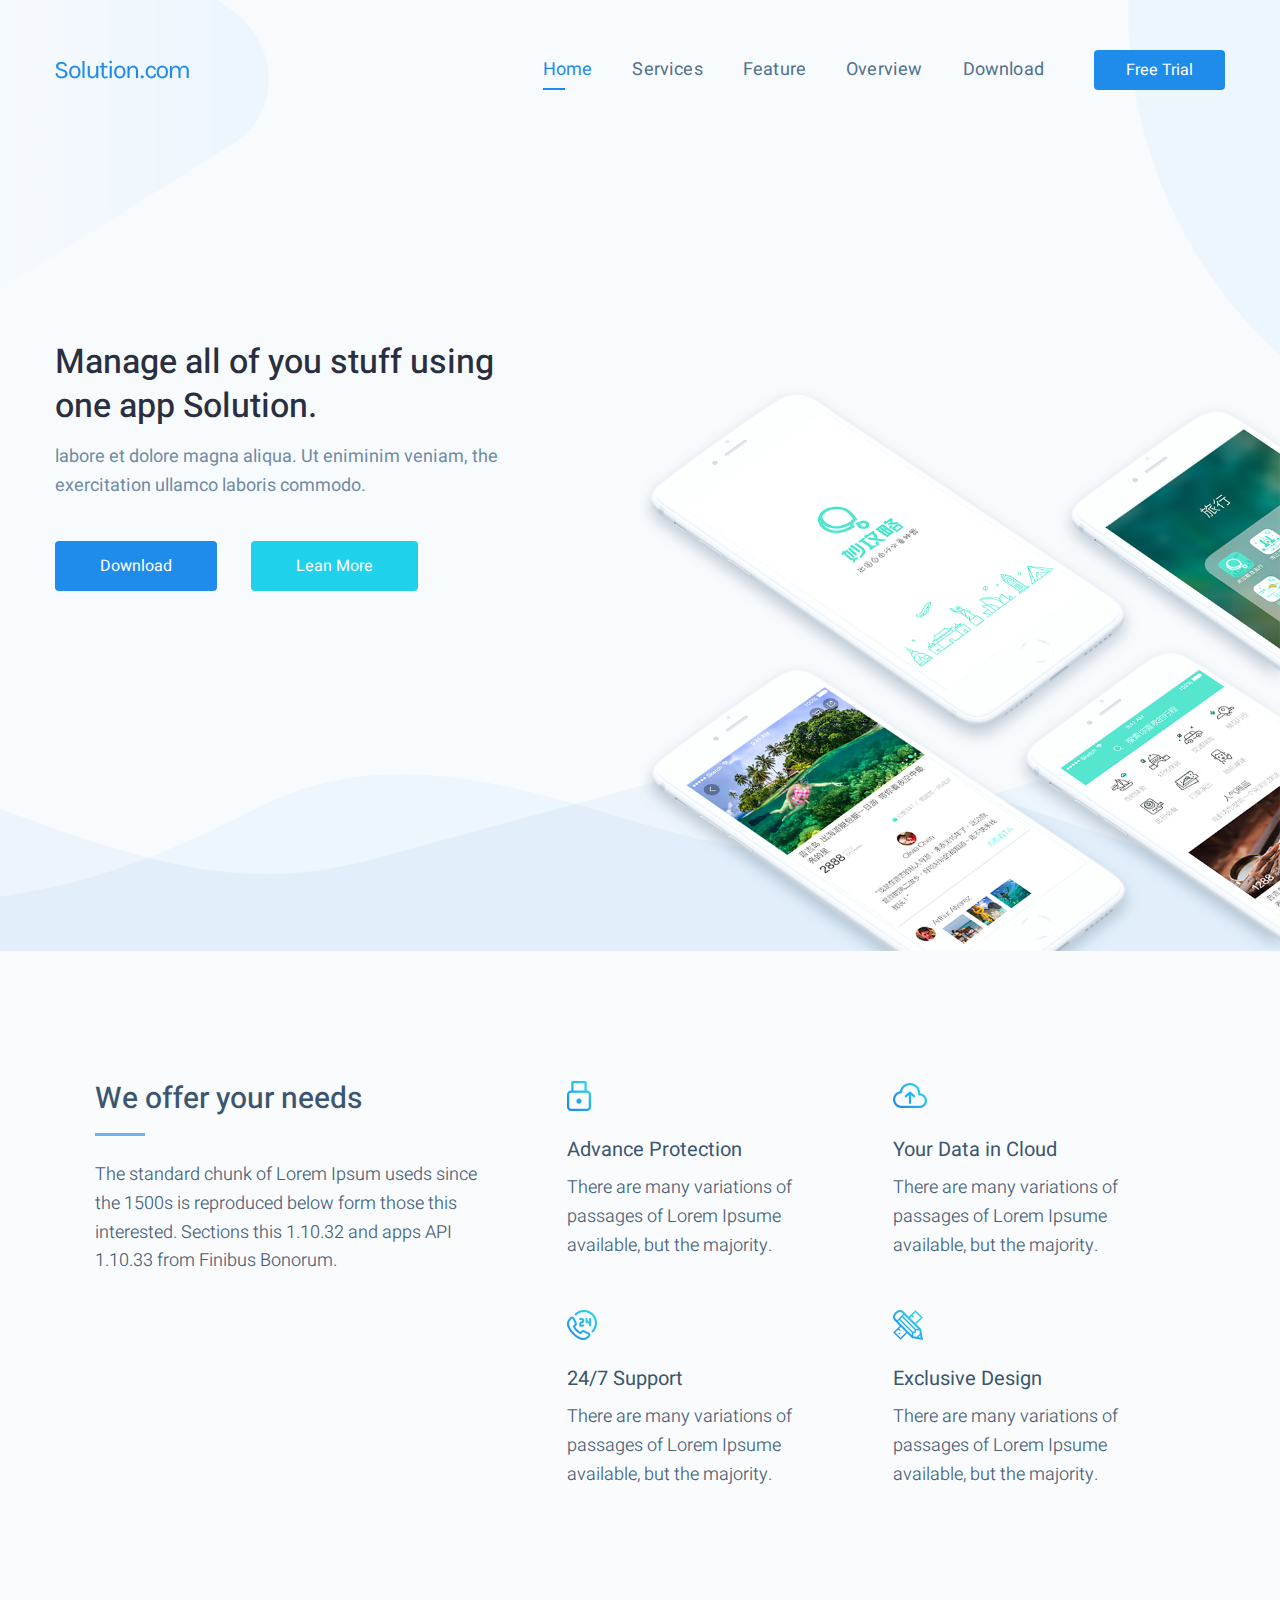
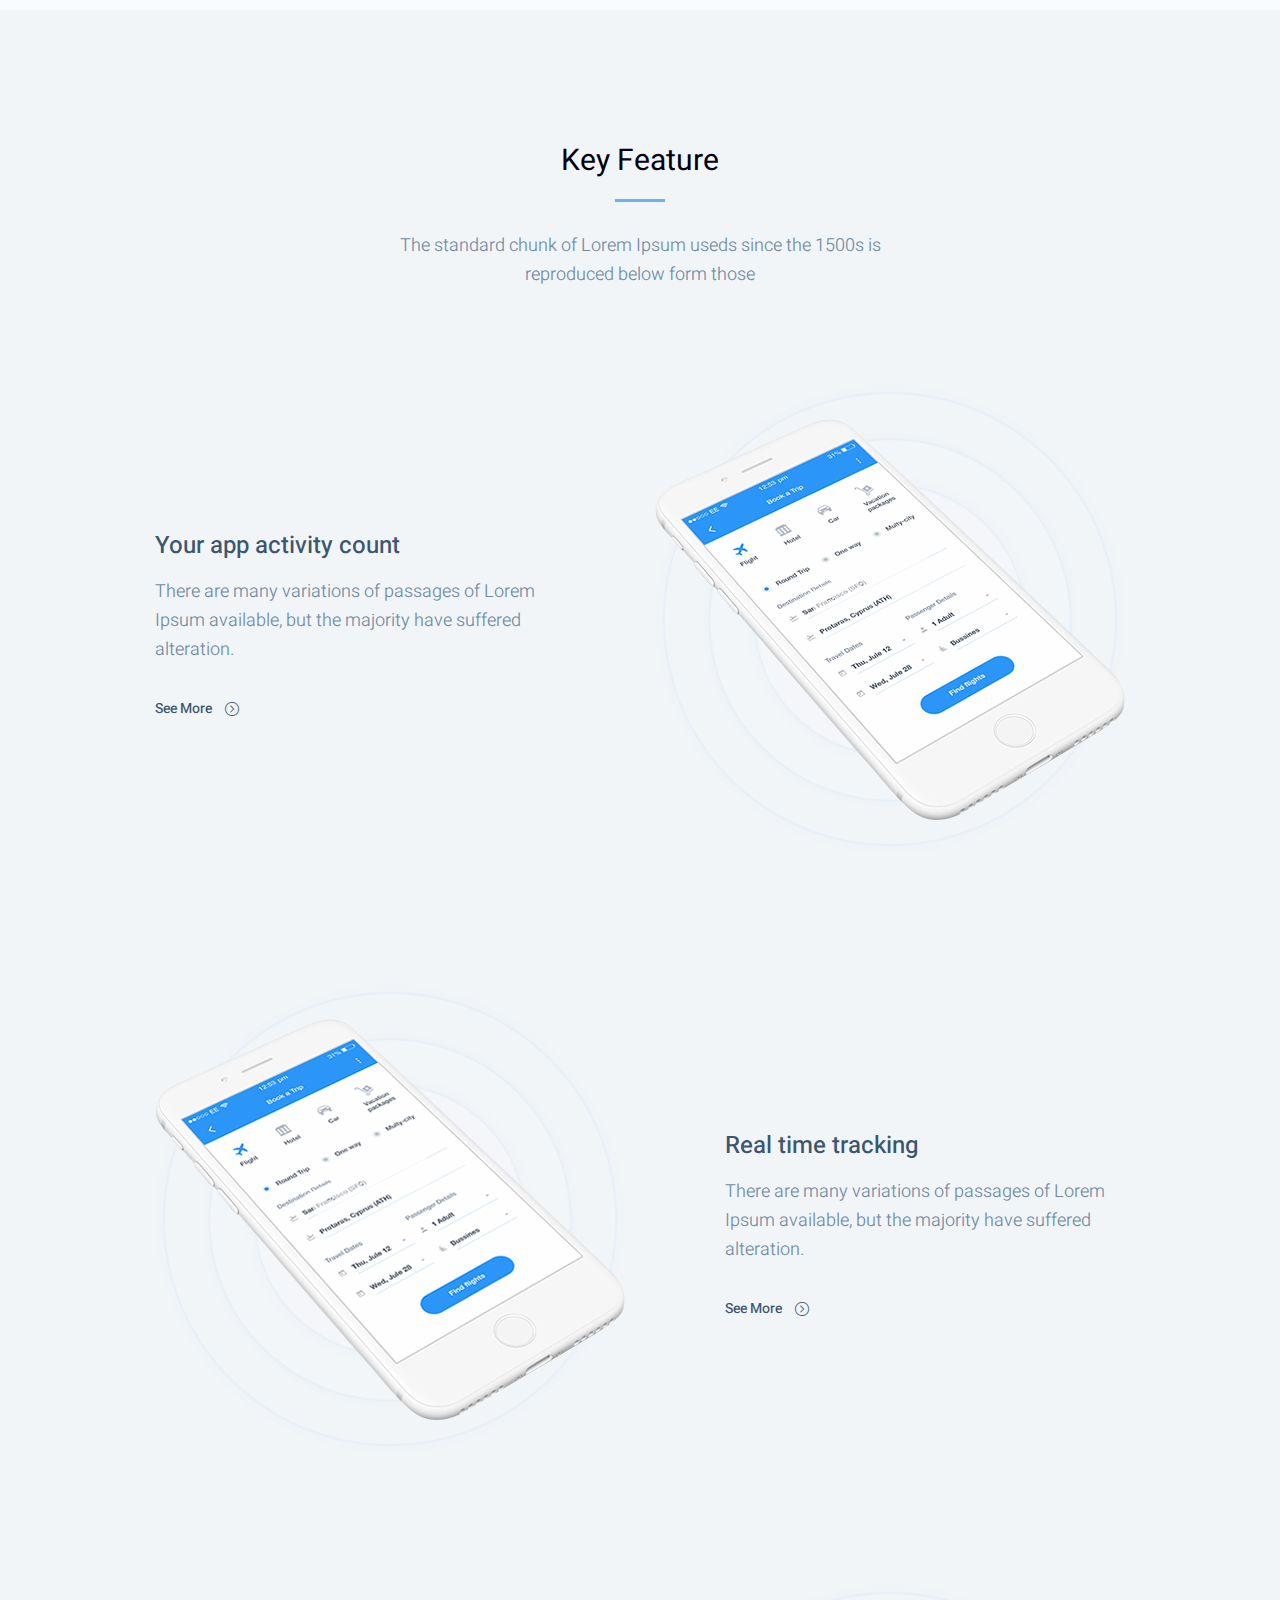
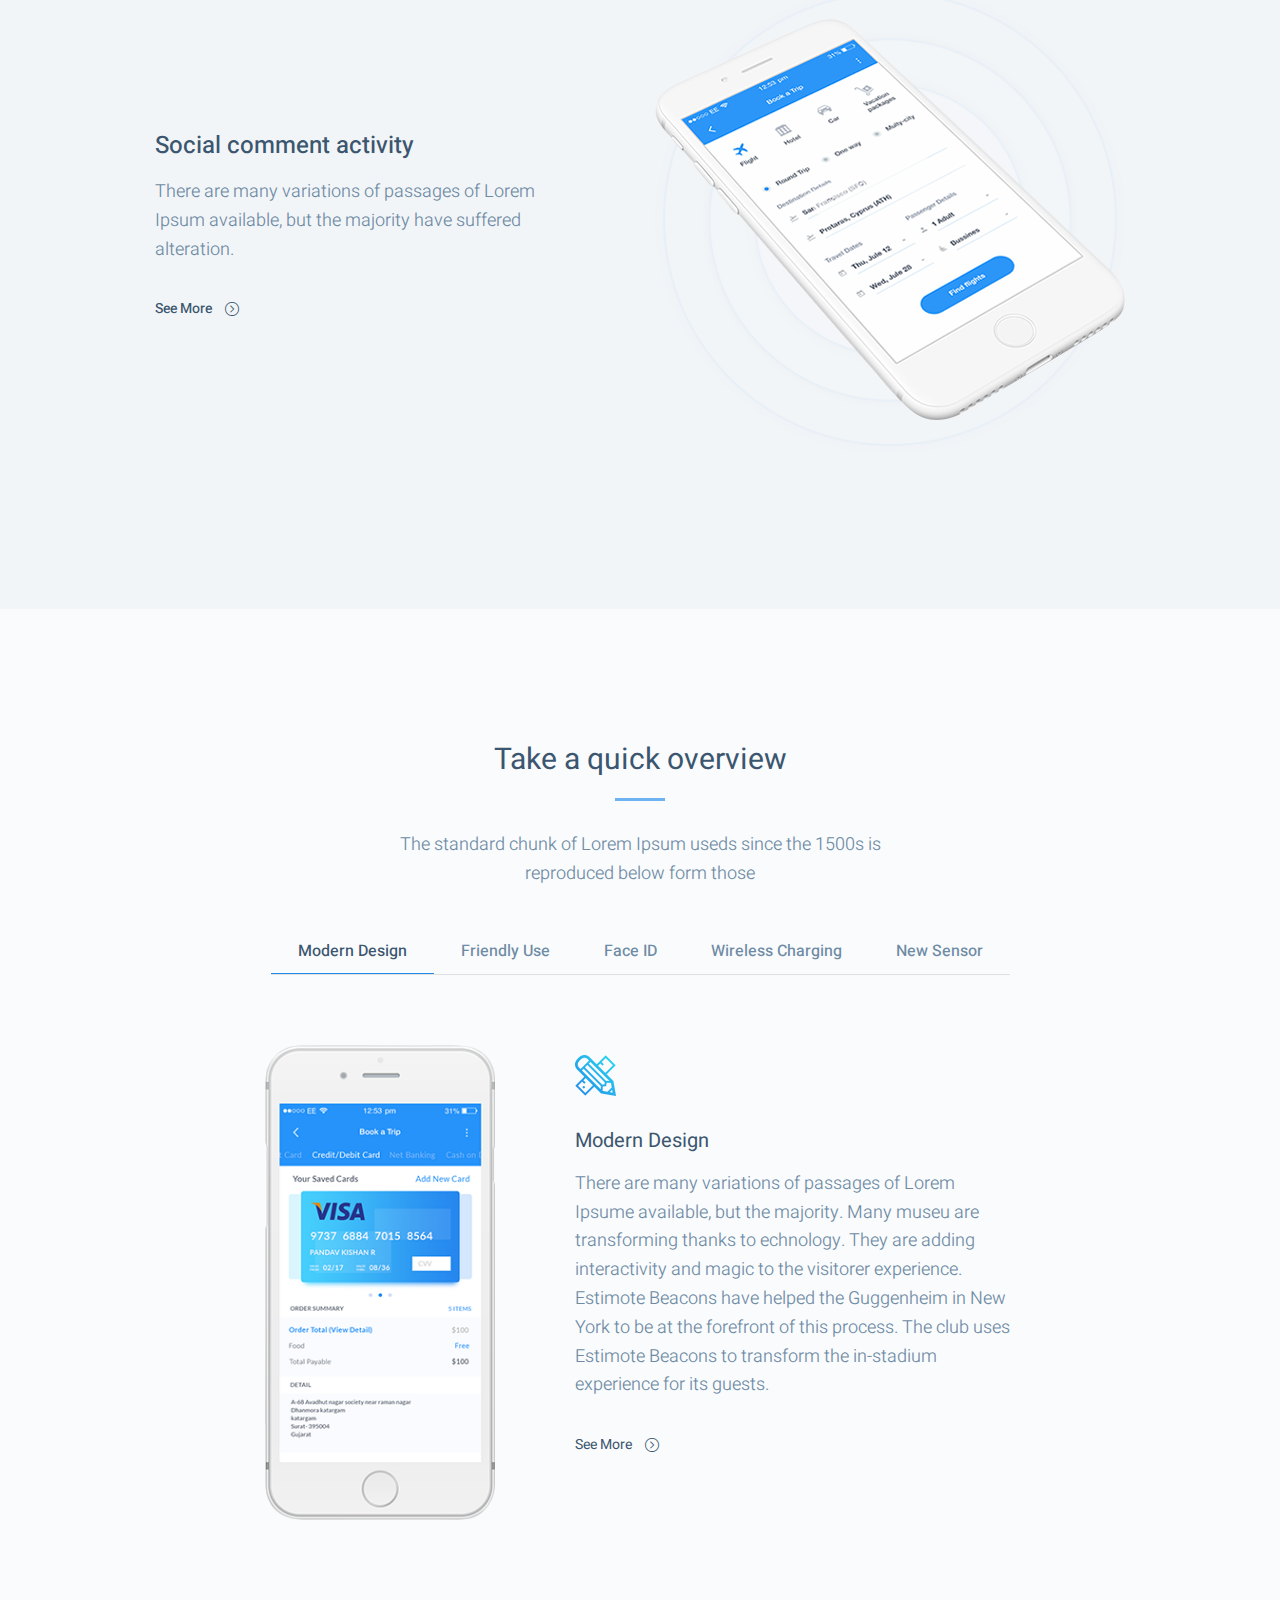
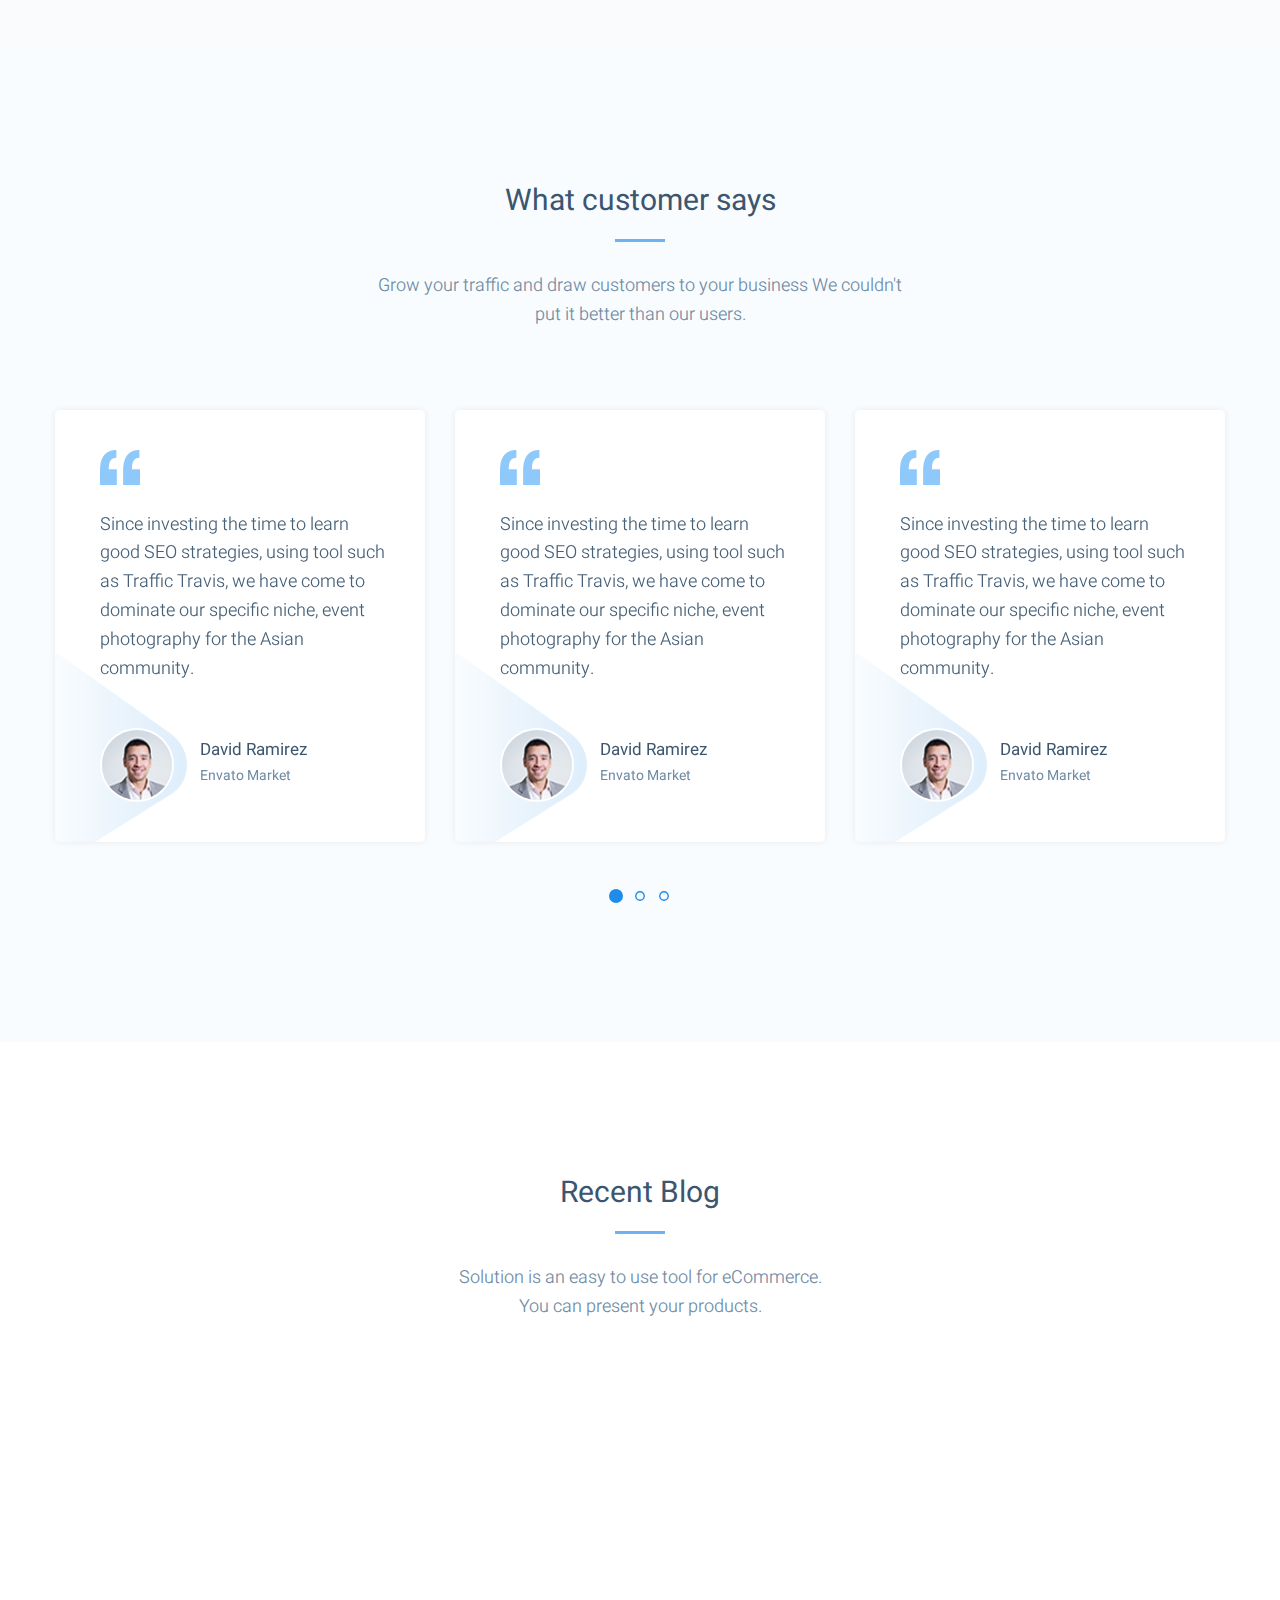
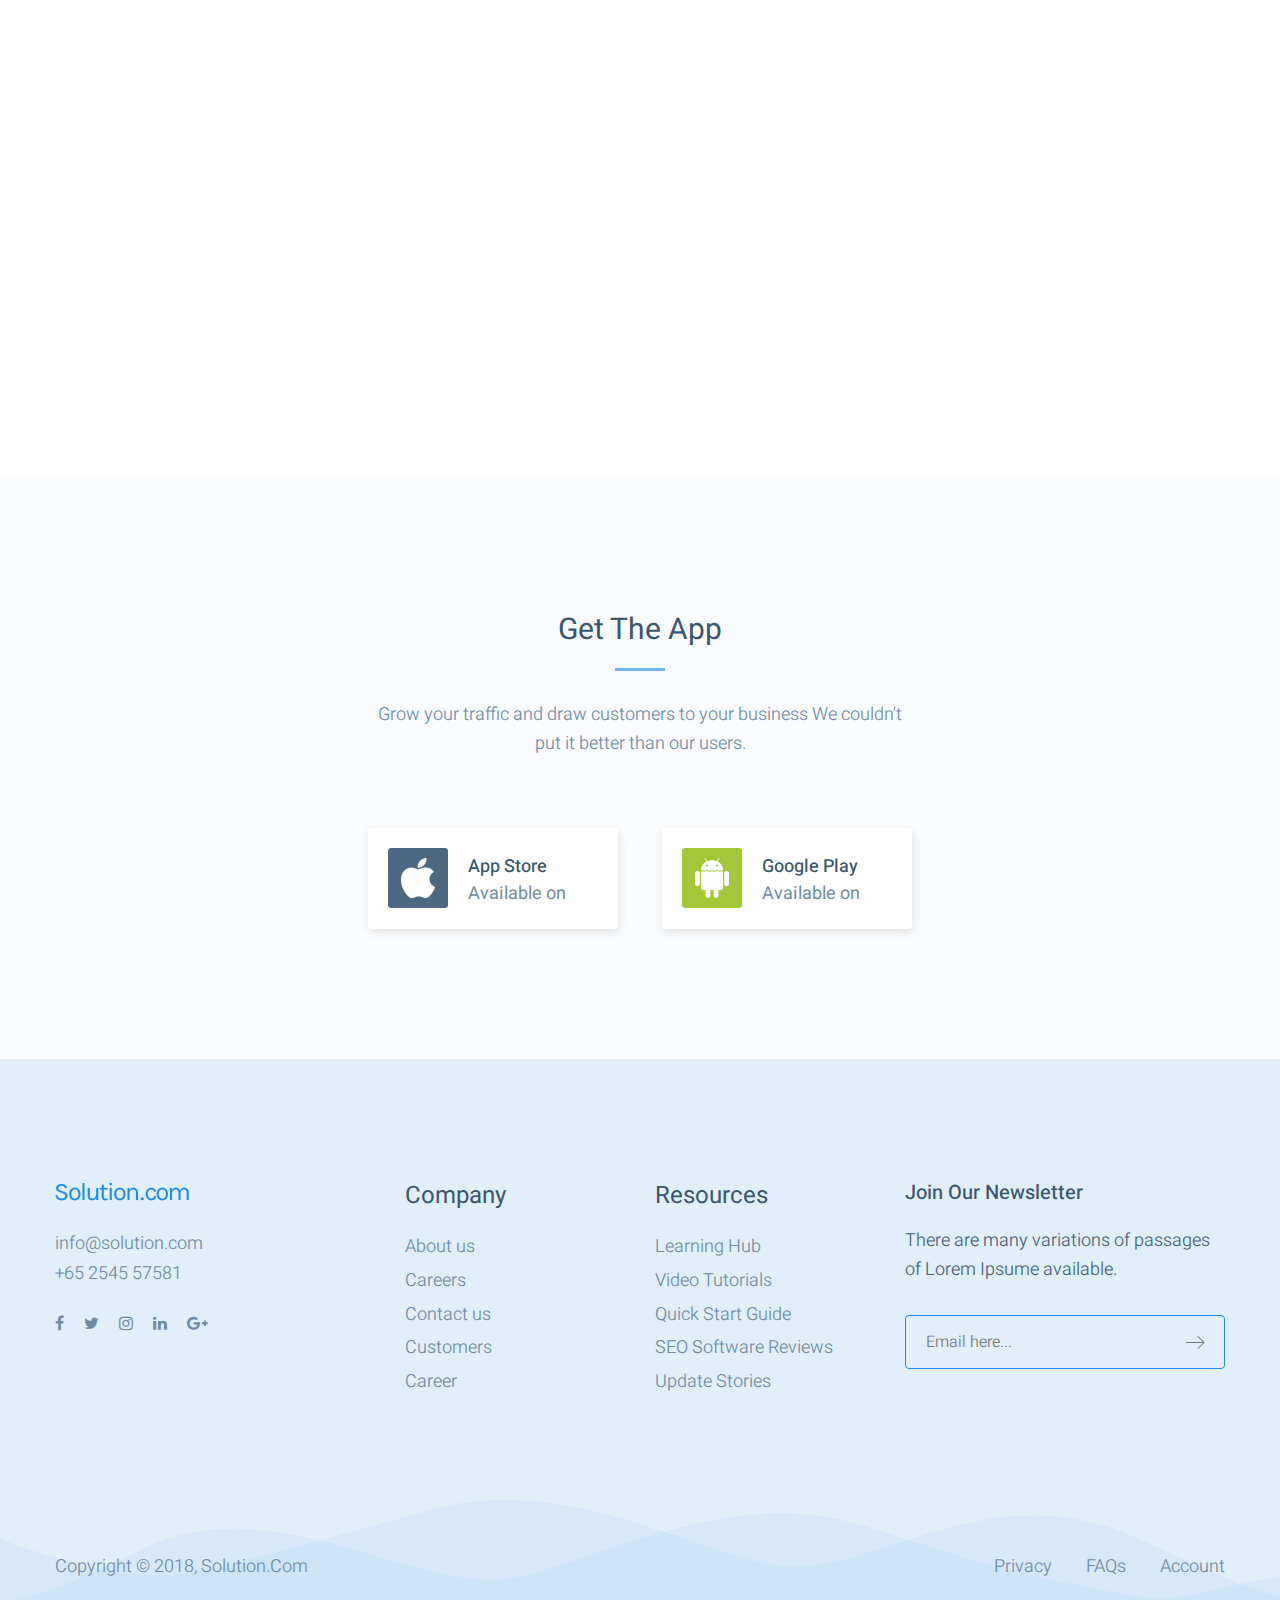
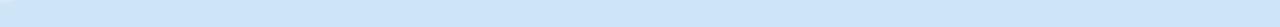
<file: index-3.html>
<!DOCTYPE html>
<html>

<!-- Mirrored from effortthemes.com/html/spring/spring/index-3.html by HTTrack Website Copier/3.x [XR&CO'2014], Mon, 07 Jan 2019 13:44:28 GMT -->
<head>
<meta charset="utf-8">
<title>Spring - Software, App, Saas & Product Showcase Landing HTML5 Template | Home Version Three</title>
<!-- Stylesheets -->
<link href="css/bootstrap.css" rel="stylesheet">
<link href="css/style.css" rel="stylesheet">
<link rel="shortcut icon" href="images/favicon.png" type="image/x-icon">
<link rel="icon" href="images/favicon.png" type="image/x-icon">
<!-- Responsive -->
<meta http-equiv="X-UA-Compatible" content="IE=edge">
<meta name="viewport" content="width=device-width, initial-scale=1.0, maximum-scale=1.0, user-scalable=0">
<link href="css/responsive.css" rel="stylesheet">
<!--[if lt IE 9]><script src="https://cdnjs.cloudflare.com/ajax/libs/html5shiv/3.7.3/html5shiv.js"></script><![endif]-->
<!--[if lt IE 9]><script src="js/respond.js"></script><![endif]-->
</head>

<body>

<div class="page-wrapper">
 	
    <!-- Preloader -->
    <div class="preloader"></div>
 	
    <!-- Main Header-->
    <header class="main-header alternate">
    	
        <!-- Main Box -->
    	<div class="main-box">
        	<div class="auto-container">
            	<div class="outer-container clearfix">
                    <!--Logo Box-->
                    <div class="logo-box">
                        <div class="logo"><a href="index.html"><img src="images/logo.png" alt=""></a></div>
                    </div>
                    
                    <!--Nav Outer-->
                    <div class="nav-outer clearfix">
                        <!-- Main Menu -->
                        <nav class="main-menu">
                        
                            <div class="navbar-header">
                                <!-- Toggle Button -->    	
                                <button type="button" class="navbar-toggle" data-toggle="collapse" data-target=".navbar-collapse">
                                    <span class="icon-bar"></span>
                                    <span class="icon-bar"></span>
                                    <span class="icon-bar"></span>
                                </button>
                            </div>
                            
                            <div class="navbar-collapse collapse scroll-nav clearfix">
                                <ul class="navigation clearfix">
                                    <li class="dropdown current"><a href="#banner">Home</a>
                                    	<ul>
                                        	<li><a href="index.html">Home Version One</a></li>
                                            <li><a href="index-2.html">Home Version Two</a></li>
                                            <li><a href="index-3.html">Home Version Three</a></li>
                                            <li><a href="index-4.html">Home Version Four</a></li>
                                        </ul>
                                    </li>
                                    <li><a href="#services">Services</a></li>
                                    <li><a href="#features">Feature</a></li>
                                    <li><a href="#overview">Overview</a></li>
                                    <li><a href="#download">Download</a></li>                                    
                                 </ul>
                            </div>
                            
                        </nav>
                        <!-- Main Menu End-->
                        
                        <!--Other Links-->
                        <div class="other-links">
                        	<a href="#" class="theme-btn btn-style-one">Free Trial</a>
                        </div>
                        
                    </div>
                    <!--Nav Outer End-->
                    
            	</div>    
            </div>
        </div>
    
    </header>
    <!--End Main Header -->
    
    
    <!--Main Banner / Banner Three-->
    <section class="main-banner banner-three" id="banner" style="background-image:url(images/background/banner-bg-3.png);">
    	<!--Image Layer-->
        <div class="image-layer" style="background-image:url(images/background/banner-image-1.png)"></div>
        
    	<div class="auto-container">
        	<div class="row clearfix">
            	<!--Text Column-->
                <div class="text-column col-lg-5 col-md-12 col-sm-12 col-xs-12">
                	<div class="inner">
                        <h2>Manage all of you stuff using one app Solution.</h2>
                        <p>labore et dolore magna aliqua. Ut eniminim veniam, the exercitation ullamco laboris commodo.</p>
                        <div class="links-box clearfix"><a href="#" class="theme-btn btn-style-one">Download</a> <a href="#" class="theme-btn btn-style-five">Lean more</a></div>
                    </div>
                </div>
            </div>
        </div>
        
    </section>
  	<!--End Main Banner-->
    
    
    <!--What We Offer-->
    <section class="what-we-offer" id="services">
    	<div class="auto-container">
            <div class="row clearfix">
                <!--Text Column-->
                <div class="text-column col-md-5 col-sm-12 col-xs-12">
                    <div class="inner">
                        <h2>We offer your needs</h2>
                        <div class="text">The standard chunk of Lorem Ipsum useds since the 1500s is reproduced below form those this interested. Sections this 1.10.32 and apps API 1.10.33 from Finibus Bonorum.</div>
                    </div>
                </div>
                
                <!--Features Column-->
                <div class="features-column col-md-7 col-sm-12 col-xs-12">
                    <div class="inner">
                        <div class="row clearfix">
                        
                            <!--Service Style Two-->
                            <div class="service-style-two col-md-6 col-sm-6 col-xs-12">
                                <div class="inner-box">
                                    <div class="icon"><figure class="image"><img src="images/icons/icon-18.png" alt=""></figure></div>
                                    <h3><a href="#">Advance Protection</a></h3>
                                    <div class="text">There are many variations of passages of Lorem Ipsume available, but the majority.</div>
                                </div>
                            </div>
                            
                            <!--Service Style Two-->
                            <div class="service-style-two col-md-6 col-sm-6 col-xs-12">
                                <div class="inner-box">
                                    <div class="icon"><figure class="image"><img src="images/icons/icon-19.png" alt=""></figure></div>
                                    <h3><a href="#">Your Data in Cloud</a></h3>
                                    <div class="text">There are many variations of passages of Lorem Ipsume available, but the majority.</div>
                                </div>
                            </div>
                            
                            <!--Service Style Two-->
                            <div class="service-style-two col-md-6 col-sm-6 col-xs-12">
                                <div class="inner-box">
                                    <div class="icon"><figure class="image"><img src="images/icons/icon-20.png" alt=""></figure></div>
                                    <h3><a href="#">24/7 Support</a></h3>
                                    <div class="text">There are many variations of passages of Lorem Ipsume available, but the majority.</div>
                                </div>
                            </div>
                            
                            <!--Service Style Two-->
                            <div class="service-style-two col-md-6 col-sm-6 col-xs-12">
                                <div class="inner-box">
                                    <div class="icon"><figure class="image"><img src="images/icons/icon-21.png" alt=""></figure></div>
                                    <h3><a href="#">Exclusive Design</a></h3>
                                    <div class="text">There are many variations of passages of Lorem Ipsume available, but the majority.</div>
                                </div>
                            </div>
                            
                        </div>
                    </div>
                </div>
                
            </div>
        </div>
    </section>
    
    
    <!--Key Features Section-->
    <section class="key-features-section" id="features">
    	<div class="auto-container">
        	<!--Heading-->
        	<div class="sec-title-two alternate centered">
                <h2>Key Feature</h2>
                <div class="desc-text">The standard chunk of Lorem Ipsum useds since the 1500s is reproduced below form those</div>
            </div>
            
            <!--Key Feature-->
            <div class="key-feature image-right">
            	<div class="row clearfix">
                	<!--Text Column-->
                    <div class="text-column col-md-6 col-sm-12 col-xs-12">
                        <div class="inner">
                            <h3>Your app activity count</h3>
                            <div class="text">There are many variations of passages of Lorem Ipsum available, but the majority have suffered alteration.</div>
                            <div class="more-link-one"><a href="#">See more <span class="icon ti-arrow-circle-right"></span></a></div>
                        </div>
                    </div>
                    <!--Image Column-->
                    <div class="image-column col-md-6 col-sm-12 col-xs-12">
                        <div class="inner">
                            <figure class="image"><img src="images/resource/featured-image-8.png" alt=""></figure>
                        </div>
                    </div>
                </div>
            </div>
            
            <!--Key Feature-->
            <div class="key-feature image-left">
            	<div class="row clearfix">
                	<!--Text Column-->
                    <div class="text-column col-md-6 col-sm-12 col-xs-12">
                        <div class="inner">
                            <h3>Real time tracking</h3>
                            <div class="text">There are many variations of passages of Lorem Ipsum available, but the majority have suffered alteration.</div>
                            <div class="more-link-one"><a href="#">See more <span class="icon ti-arrow-circle-right"></span></a></div>
                        </div>
                    </div>
                    <!--Image Column-->
                    <div class="image-column col-md-6 col-sm-12 col-xs-12">
                        <div class="inner">
                            <figure class="image"><img src="images/resource/featured-image-9.png" alt=""></figure>
                        </div>
                    </div>
                </div>
            </div>
            
            <!--Key Feature-->
            <div class="key-feature image-right">
            	<div class="row clearfix">
                	<!--Text Column-->
                    <div class="text-column col-md-6 col-sm-12 col-xs-12">
                        <div class="inner">
                            <h3>Social comment activity</h3>
                            <div class="text">There are many variations of passages of Lorem Ipsum available, but the majority have suffered alteration.</div>
                            <div class="more-link-one"><a href="#">See more <span class="icon ti-arrow-circle-right"></span></a></div>
                        </div>
                    </div>
                    <!--Image Column-->
                    <div class="image-column col-md-6 col-sm-12 col-xs-12">
                        <div class="inner">
                            <figure class="image"><img src="images/resource/featured-image-10.png" alt=""></figure>
                        </div>
                    </div>
                </div>
            </div>
            
        </div>
    </section>
    
    
    <!--Overview Section-->
    <section class="review-section" id="overview">
    	<div class="auto-container">
        	
        	<!--Heading-->
        	<div class="sec-title-two centered">
                <h2>Take a quick overview</h2>
                <div class="desc-text">The standard chunk of Lorem Ipsum useds since the 1500s is reproduced below form those</div>
            </div>
            
            <div class="review-tabs tabs-box">
            	<!--Buttons-->
                <div class="buttons-box">
                    <ul class="tab-buttons clearfix">
                        <li class="tab-btn active-btn" data-tab="#tab-one">Modern Design</li>
                        <li class="tab-btn" data-tab="#tab-two">Friendly use</li>
                        <li class="tab-btn" data-tab="#tab-three">Face ID</li>
                        <li class="tab-btn" data-tab="#tab-four">Wireless Charging</li>
                        <li class="tab-btn" data-tab="#tab-five">New Sensor</li>
                    </ul>
                </div>
                
                <!--Tabs Content-->
                <div class="tabs-content">
                    <!--Tab / Active tab-->
                    <div class="tab active-tab" id="tab-one">
                        <div class="row clearfix">
                        	<!--Image Column-->
                            <div class="image-column col-md-4 col-sm-4 col-xs-12">
                            	<figure class="image"><img src="images/resource/featured-image-11.png" alt=""></figure>
                            </div>
                            <!--Text Column-->
                            <div class="text-column col-md-8 col-sm-8 col-xs-12">
                            	<div class="inner">
                                	<div class="icon"><img src="images/icons/icon-22.png" alt=""></div>
                                	<h3>Modern Design</h3>
                            		<div class="text">There are many variations of passages of Lorem Ipsume available, but the majority. Many museu are transforming thanks to echnology. They are adding interactivity and magic to the visitorer experience. Estimote Beacons have helped the Guggenheim in New York to be at the forefront of this process. The club uses Estimote Beacons to transform the in-stadium experience for its guests.</div>
                                    <div class="more-link-one"><a href="#">See more <span class="icon ti-arrow-circle-right"></span></a></div>
                                </div>
                            </div>
                        </div>
                    </div>
                    
                    <!--Tab-->
                    <div class="tab" id="tab-two">
                        <div class="row clearfix">
                        	<!--Image Column-->
                            <div class="image-column col-md-4 col-sm-4 col-xs-12">
                            	<figure class="image"><img src="images/resource/featured-image-11.png" alt=""></figure>
                            </div>
                            <!--Text Column-->
                            <div class="text-column col-md-8 col-sm-8 col-xs-12">
                            	<div class="inner">
                                	<div class="icon"><img src="images/icons/icon-22.png" alt=""></div>
                                	<h3>Friendly use</h3>
                            		<div class="text">There are many variations of passages of Lorem Ipsume available, but the majority. Many museu are transforming thanks to echnology. They are adding interactivity and magic to the visitorer experience. Estimote Beacons have helped the Guggenheim in New York to be at the forefront of this process. The club uses Estimote Beacons to transform the in-stadium experience for its guests.</div>
                                    <div class="more-link-one"><a href="#">See more <span class="icon ti-arrow-circle-right"></span></a></div>
                                </div>
                            </div>
                        </div>
                    </div>
                    
                    <!--Tab -->
                    <div class="tab" id="tab-three">
                        <div class="row clearfix">
                        	<!--Image Column-->
                            <div class="image-column col-md-4 col-sm-4 col-xs-12">
                            	<figure class="image"><img src="images/resource/featured-image-11.png" alt=""></figure>
                            </div>
                            <!--Text Column-->
                            <div class="text-column col-md-8 col-sm-8 col-xs-12">
                            	<div class="inner">
                                	<div class="icon"><img src="images/icons/icon-22.png" alt=""></div>
                                	<h3>Face ID</h3>
                            		<div class="text">There are many variations of passages of Lorem Ipsume available, but the majority. Many museu are transforming thanks to echnology. They are adding interactivity and magic to the visitorer experience. Estimote Beacons have helped the Guggenheim in New York to be at the forefront of this process. The club uses Estimote Beacons to transform the in-stadium experience for its guests.</div>
                                    <div class="more-link-one"><a href="#">See more <span class="icon ti-arrow-circle-right"></span></a></div>
                                </div>
                            </div>
                        </div>
                    </div>
                    
                    <!--Tab -->
                    <div class="tab" id="tab-four">
                        <div class="row clearfix">
                        	<!--Image Column-->
                            <div class="image-column col-md-4 col-sm-4 col-xs-12">
                            	<figure class="image"><img src="images/resource/featured-image-11.png" alt=""></figure>
                            </div>
                            <!--Text Column-->
                            <div class="text-column col-md-8 col-sm-8 col-xs-12">
                            	<div class="inner">
                                	<div class="icon"><img src="images/icons/icon-22.png" alt=""></div>
                                	<h3>Wireless Charging</h3>
                            		<div class="text">There are many variations of passages of Lorem Ipsume available, but the majority. Many museu are transforming thanks to echnology. They are adding interactivity and magic to the visitorer experience. Estimote Beacons have helped the Guggenheim in New York to be at the forefront of this process. The club uses Estimote Beacons to transform the in-stadium experience for its guests.</div>
                                    <div class="more-link-one"><a href="#">See more <span class="icon ti-arrow-circle-right"></span></a></div>
                                </div>
                            </div>
                        </div>
                    </div>
                    
                    <!--Tab -->
                    <div class="tab" id="tab-five">
                        <div class="row clearfix">
                        	<!--Image Column-->
                            <div class="image-column col-md-4 col-sm-4 col-xs-12">
                            	<figure class="image"><img src="images/resource/featured-image-11.png" alt=""></figure>
                            </div>
                            <!--Text Column-->
                            <div class="text-column col-md-8 col-sm-8 col-xs-12">
                            	<div class="inner">
                                	<div class="icon"><img src="images/icons/icon-22.png" alt=""></div>
                                	<h3>New Sensor</h3>
                            		<div class="text">There are many variations of passages of Lorem Ipsume available, but the majority. Many museu are transforming thanks to echnology. They are adding interactivity and magic to the visitorer experience. Estimote Beacons have helped the Guggenheim in New York to be at the forefront of this process. The club uses Estimote Beacons to transform the in-stadium experience for its guests.</div>
                                    <div class="more-link-one"><a href="#">See more <span class="icon ti-arrow-circle-right"></span></a></div>
                                </div>
                            </div>
                        </div>
                    </div>
                    
                </div>
            </div>
            
        </div>
    </section>
    
    <!--Testimonials Section Two-->
    <section class="testimonials-two" id="testimonials">
    	<div class="auto-container">
        	<!--Heading-->
        	<div class="sec-title-two centered">
                <h2>What customer says</h2>
                <div class="desc-text">Grow your traffic and draw customers to your business We couldn't put it better than our users.</div>
            </div>
            
            <div class="testimonial-style-two owl-theme owl-carousel">
            	<!--Slide Item-->
                <div class="slide-item">
                	<div class="inner">
                    	<div class="quote-icon"></div>
                        <div class="text">Since investing the time to learn good SEO strategies, using tool such as Traffic Travis, we have come to dominate our specific niche, event photography for the Asian community.</div>
                        <div class="quote-info">
                        	<figure class="thumb img-circle"><img class="img-circle" src="images/resource/author-thumb-1.jpg" alt=""></figure>
                            <h4>David Ramirez</h4>
                            <div class="designation">Envato Market</div>
                        </div>
                    </div>
                </div>
                <!--Slide Item-->
                <div class="slide-item">
                	<div class="inner">
                    	<div class="quote-icon"></div>
                        <div class="text">Since investing the time to learn good SEO strategies, using tool such as Traffic Travis, we have come to dominate our specific niche, event photography for the Asian community.</div>
                        <div class="quote-info">
                        	<figure class="thumb img-circle"><img class="img-circle" src="images/resource/author-thumb-1.jpg" alt=""></figure>
                            <h4>David Ramirez</h4>
                            <div class="designation">Envato Market</div>
                        </div>
                    </div>
                </div>
                <!--Slide Item-->
                <div class="slide-item">
                	<div class="inner">
                    	<div class="quote-icon"></div>
                        <div class="text">Since investing the time to learn good SEO strategies, using tool such as Traffic Travis, we have come to dominate our specific niche, event photography for the Asian community.</div>
                        <div class="quote-info">
                        	<figure class="thumb img-circle"><img class="img-circle" src="images/resource/author-thumb-1.jpg" alt=""></figure>
                            <h4>David Ramirez</h4>
                            <div class="designation">Envato Market</div>
                        </div>
                    </div>
                </div>
                <!--Slide Item-->
                <div class="slide-item">
                	<div class="inner">
                    	<div class="quote-icon"></div>
                        <div class="text">Since investing the time to learn good SEO strategies, using tool such as Traffic Travis, we have come to dominate our specific niche, event photography for the Asian community.</div>
                        <div class="quote-info">
                        	<figure class="thumb img-circle"><img class="img-circle" src="images/resource/author-thumb-1.jpg" alt=""></figure>
                            <h4>David Ramirez</h4>
                            <div class="designation">Envato Market</div>
                        </div>
                    </div>
                </div>
                <!--Slide Item-->
                <div class="slide-item">
                	<div class="inner">
                    	<div class="quote-icon"></div>
                        <div class="text">Since investing the time to learn good SEO strategies, using tool such as Traffic Travis, we have come to dominate our specific niche, event photography for the Asian community.</div>
                        <div class="quote-info">
                        	<figure class="thumb img-circle"><img class="img-circle" src="images/resource/author-thumb-1.jpg" alt=""></figure>
                            <h4>David Ramirez</h4>
                            <div class="designation">Envato Market</div>
                        </div>
                    </div>
                </div>
                <!--Slide Item-->
                <div class="slide-item">
                	<div class="inner">
                    	<div class="quote-icon"></div>
                        <div class="text">Since investing the time to learn good SEO strategies, using tool such as Traffic Travis, we have come to dominate our specific niche, event photography for the Asian community.</div>
                        <div class="quote-info">
                        	<figure class="thumb img-circle"><img class="img-circle" src="images/resource/author-thumb-1.jpg" alt=""></figure>
                            <h4>David Ramirez</h4>
                            <div class="designation">Envato Market</div>
                        </div>
                    </div>
                </div>
                <!--Slide Item-->
                <div class="slide-item">
                	<div class="inner">
                    	<div class="quote-icon"></div>
                        <div class="text">Since investing the time to learn good SEO strategies, using tool such as Traffic Travis, we have come to dominate our specific niche, event photography for the Asian community.</div>
                        <div class="quote-info">
                        	<figure class="thumb img-circle"><img class="img-circle" src="images/resource/author-thumb-1.jpg" alt=""></figure>
                            <h4>David Ramirez</h4>
                            <div class="designation">Envato Market</div>
                        </div>
                    </div>
                </div>
                <!--Slide Item-->
                <div class="slide-item">
                	<div class="inner">
                    	<div class="quote-icon"></div>
                        <div class="text">Since investing the time to learn good SEO strategies, using tool such as Traffic Travis, we have come to dominate our specific niche, event photography for the Asian community.</div>
                        <div class="quote-info">
                        	<figure class="thumb img-circle"><img class="img-circle" src="images/resource/author-thumb-1.jpg" alt=""></figure>
                            <h4>David Ramirez</h4>
                            <div class="designation">Envato Market</div>
                        </div>
                    </div>
                </div>
                <!--Slide Item-->
                <div class="slide-item">
                	<div class="inner">
                    	<div class="quote-icon"></div>
                        <div class="text">Since investing the time to learn good SEO strategies, using tool such as Traffic Travis, we have come to dominate our specific niche, event photography for the Asian community.</div>
                        <div class="quote-info">
                        	<figure class="thumb img-circle"><img class="img-circle" src="images/resource/author-thumb-1.jpg" alt=""></figure>
                            <h4>David Ramirez</h4>
                            <div class="designation">Envato Market</div>
                        </div>
                    </div>
                </div>
            </div>
        </div>
    </section>
    
    <!--Blog Section-->
    <section class="blog-section">
    	<div class="auto-container">
        	<!--Heading-->
        	<div class="sec-title-two centered">
                <h2>Recent Blog</h2>
                <div class="desc-text">Solution is an easy to use tool for eCommerce. <br>You can present your products.</div>
            </div>
            
            <div class="row clearfix">
            	
                <!--News Block-->
                <div class="news-style-one col-md-4 col-sm-6 col-xs-12">
                	<div class="inner-box wow fadeInLeft" data-wow-delay="0ms" data-wow-duration="1500ms">
                    	<figure class="image-box"><a href="blog-single.html"><img src="images/resource/blog-image-1.jpg" alt=""></a></figure>
                        <div class="lower-content">
                        	<div class="post-meta">26 March 2017 By Author</div>
                            <h3><a href="blog-single.html">Excepteur sint occaecat cupidatat</a></h3>
                            <div class="text">Accusantium doloremque laudantium, totam rem aperiam, eaque ipsa quae ab illo inventore veritatis et quasi architecto beatae.</div>
                        </div>
                    </div>
                </div>
                
                <!--News Block-->
                <div class="news-style-one col-md-4 col-sm-6 col-xs-12">
                	<div class="inner-box wow fadeInLeft" data-wow-delay="300ms" data-wow-duration="1500ms">
                    	<figure class="image-box"><a href="blog-single.html"><img src="images/resource/blog-image-2.jpg" alt=""></a></figure>
                        <div class="lower-content">
                        	<div class="post-meta">26 March 2017 By Author</div>
                            <h3><a href="blog-single.html">Excepteur sint occaecat cupidatat</a></h3>
                            <div class="text">Accusantium doloremque laudantium, totam rem aperiam, eaque ipsa quae ab illo inventore veritatis et quasi architecto beatae.</div>
                        </div>
                    </div>
                </div>
                
                <!--News Block-->
                <div class="news-style-one col-md-4 col-sm-6 col-xs-12">
                	<div class="inner-box wow fadeInLeft" data-wow-delay="600ms" data-wow-duration="1500ms">
                    	<figure class="image-box"><a href="blog-single.html"><img src="images/resource/blog-image-3.jpg" alt=""></a></figure>
                        <div class="lower-content">
                        	<div class="post-meta">26 March 2017 By Author</div>
                            <h3><a href="blog-single.html">Excepteur sint occaecat cupidatat</a></h3>
                            <div class="text">Accusantium doloremque laudantium, totam rem aperiam, eaque ipsa quae ab illo inventore veritatis et quasi architecto beatae.</div>
                        </div>
                    </div>
                </div>
                
            </div>
            
            <div class="text-center wow tada" data-wow-delay="0ms" data-wow-duration="1500ms"><a href="blog.html" class="theme-btn btn-style-seven">Go To Blog</a></div>
            
        </div>
    </section>
    
    
    <!--Get App Section-->
    <section class="get-app-section" id="download">
    	<div class="auto-container">
        	<!--Heading-->
        	<div class="sec-title-two centered">
                <h2>Get The App</h2>
                <div class="desc-text">Grow your traffic and draw customers to your business We couldn't put it better than our users.</div>
            </div>
            
            <div class="links-outer">
                <ul class="get-app-links clearfix">
                    <li><a href="#" class="link-box"><div class="icon-box"><span class="icon"><img src="images/icons/apple-icon.png" alt=""></span></div><span class="title">App Store</span><span class="text">Available on</span></a></li>
                    <li><a href="#" class="link-box"><div class="icon-box"><span class="icon"><img src="images/icons/android-icon.png" alt=""></span></div><span class="title">Google Play</span><span class="text">Available on</span></a></li>
                </ul>
            </div>
            
        </div>
    </section>
    
    
    <!--Footer Style Three-->
    <footer class="footer-style-three">
        <!--Footer Upper-->
        <div class="footer-upper">
            <div class="auto-container">
                <div class="row clearfix">
                    <!--Big Column-->
                    <div class="big-column col-md-6 col-sm-12 col-xs-12">
                         <div class="row clearfix">
                            <!--Footer Column-->
                            <div class="footer-column col-md-7 col-sm-6 col-xs-12">
                                <div class="footer-widget info-widget">
                                    <div class="widget-inner">
                                        <div class="logo"><img src="images/footer-logo.png" alt=""></div>
                                        <ul class="info">
                                        	<li><a href="#">info@solution.com</a></li>
                                            <li><a href="#">+65 2545 57581</a></li>
                                        </ul>
                                        <div class="social-links">
                                            <ul class="clearfix">
                                                <li><a href="#"><span class="fa fa-facebook-f"></span></a></li>
                                                <li><a href="#"><span class="fa fa-twitter"></span></a></li>
                                                <li><a href="#"><span class="fa fa-instagram"></span></a></li>
                                                <li><a href="#"><span class="fa fa-linkedin"></span></a></li>
                                                <li><a href="#"><span class="fa fa-google-plus"></span></a></li>
                                            </ul>
                                        </div>
                                    </div>
                                </div>
                            </div>
                            <!--Footer Column-->
                            <div class="footer-column col-md-5 col-sm-6 col-xs-12">
                                <div class="footer-widget links-widget">
                                    <div class="widget-inner">
                                        <h3>Company</h3>
                                        <div class="links">
                                            <ul>
                                                <li><a href="#">About us</a></li>
                                                <li><a href="#">Careers</a></li>
                                                <li><a href="#">Contact us</a></li>
                                                <li><a href="#">Customers</a></li>
                                                <li><a href="#">Career</a></li>
                                            </ul>
                                        </div>
                                    </div>
                                </div>
                            </div>
                        </div>
                    </div>
                    
                    <!--Big Column-->
                    <div class="big-column col-md-6 col-sm-12 col-xs-12">    
                        <div class="row clearfix">
                        
                            <!--Footer Column-->
                            <div class="footer-column col-md-5 col-sm-6 col-xs-12">
                                <div class="footer-widget links-widget">
                                    <div class="widget-inner">
                                        <h3>Resources</h3>
                                        <div class="links">
                                            <ul>
                                                <li><a href="#">Learning Hub</a></li>
                                                <li><a href="#">Video Tutorials</a></li>
                                                <li><a href="#">Quick Start Guide</a></li>
                                                <li><a href="#">SEO Software Reviews</a></li>
                                                <li><a href="#">Update Stories</a></li>
                                            </ul>
                                        </div>
                                    </div>
                                </div>
                            </div>
                            <!--Footer Column-->
                            <div class="footer-column col-md-7 col-sm-6 col-xs-12">
                                <div class="footer-widget newsletter-widget">
                                    <div class="widget-inner">
                                        <h3>Join Our Newsletter</h3>
                                        <div class="text">There are many variations of passages of Lorem Ipsume available.</div>
                                        <form method="post" action="http://effortthemes.com/html/spring/spring/index.html">
                                            <div class="form-group">
                                                <input type="email" name="email-field" value="" placeholder="Email here...">
                                                <button type="submit"><span class="icon lnr lnr-arrow-right"></span></button>
                                            </div>
                                        </form>
                                    </div>
                                </div>
                            </div>
                        </div>
                    </div>
                    
                </div>	
            </div>
        </div>
        
        <!--Footer Bottom-->
        <div class="footer-bottom">
        	<div class="auto-container">
            	<div class="row clearfix">
                	<div class="bottom-column col-md-6 col-sm-12 col-xs-12">
                    	<div class="copyright">Copyright &copy; 2018, Solution.Com</div>
                    </div>
                    <div class="bottom-column col-md-6 col-sm-12 col-xs-12">
                    	<div class="bottom-nav">
                        	<ul class="clearfix">
                            	<li><a href="#">Privacy</a></li>
                                <li><a href="#">FAQs</a></li>
                                <li><a href="#">Account</a></li>
                            </ul>
                        </div>
                    </div>
                </div>
            </div>
        </div>
        
    </footer>
    
    
</div>
<!--End pagewrapper-->

<!--Scroll to top-->
<div class="scroll-to-top scroll-to-target" data-target="html"><span class="fa fa-angle-double-up"></span></div>


<script src="js/jquery.js"></script> 
<script src="js/bootstrap.min.js"></script>
<script src="js/pagenav.js"></script>
<script src="js/jquery.scrollTo.js"></script>
<script src="js/jquery.fancybox.pack.js"></script>
<script src="js/owl.js"></script>
<script src="js/wow.js"></script>

<script src="js/script.js"></script>


</body>

<!-- Mirrored from effortthemes.com/html/spring/spring/index-3.html by HTTrack Website Copier/3.x [XR&CO'2014], Mon, 07 Jan 2019 13:45:01 GMT -->
</html>
</file>
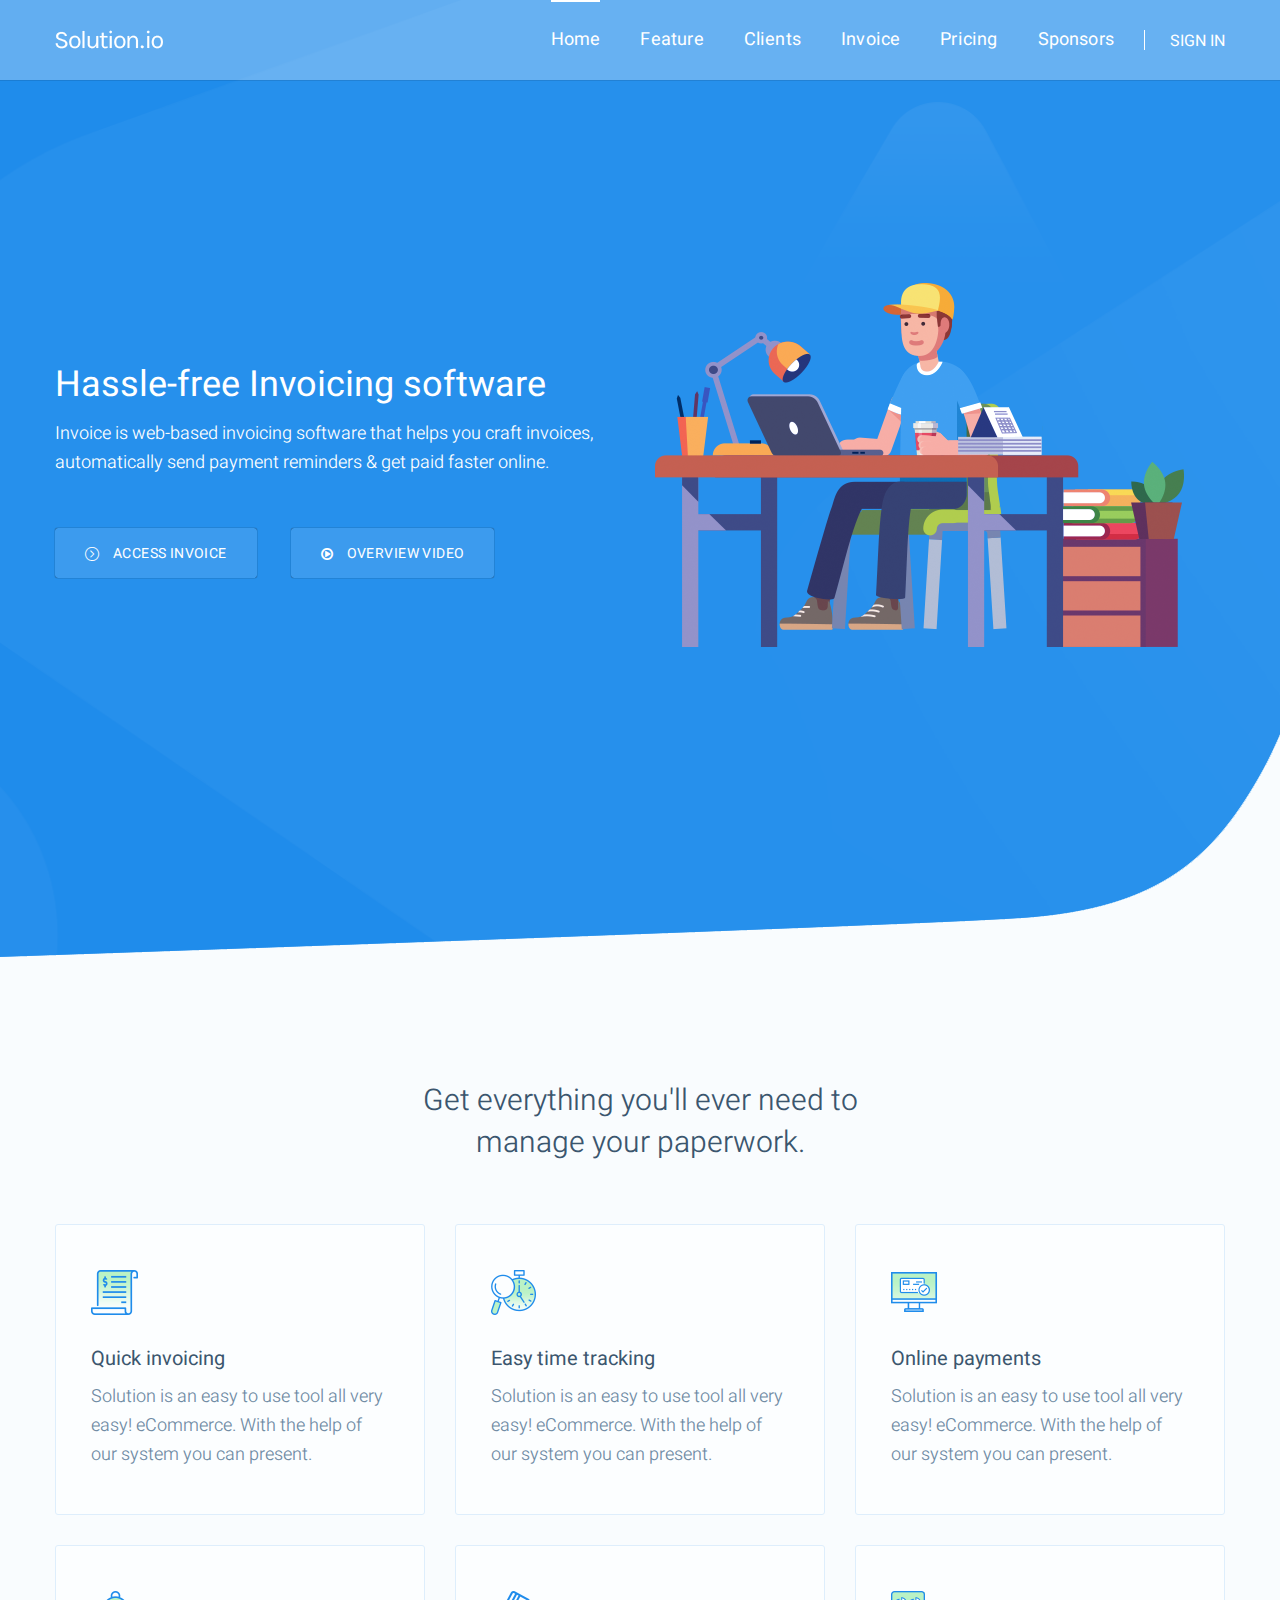
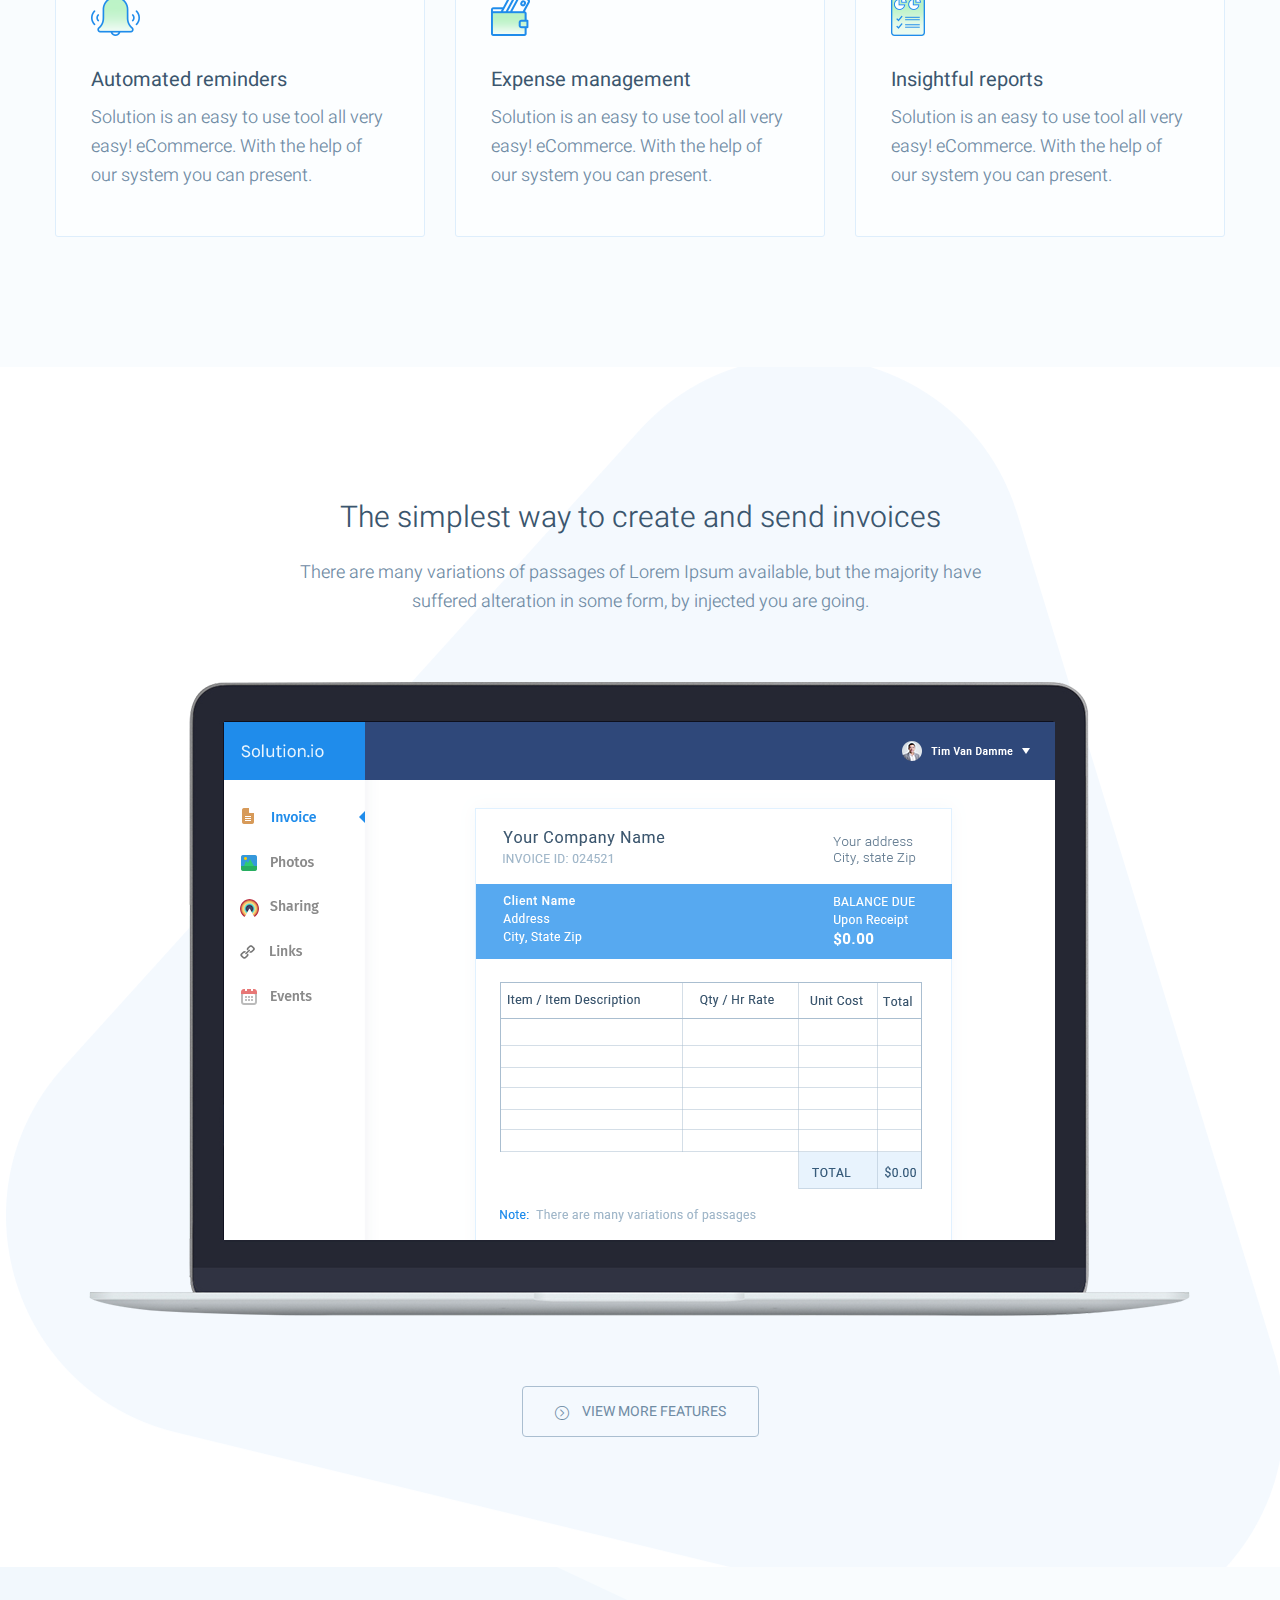
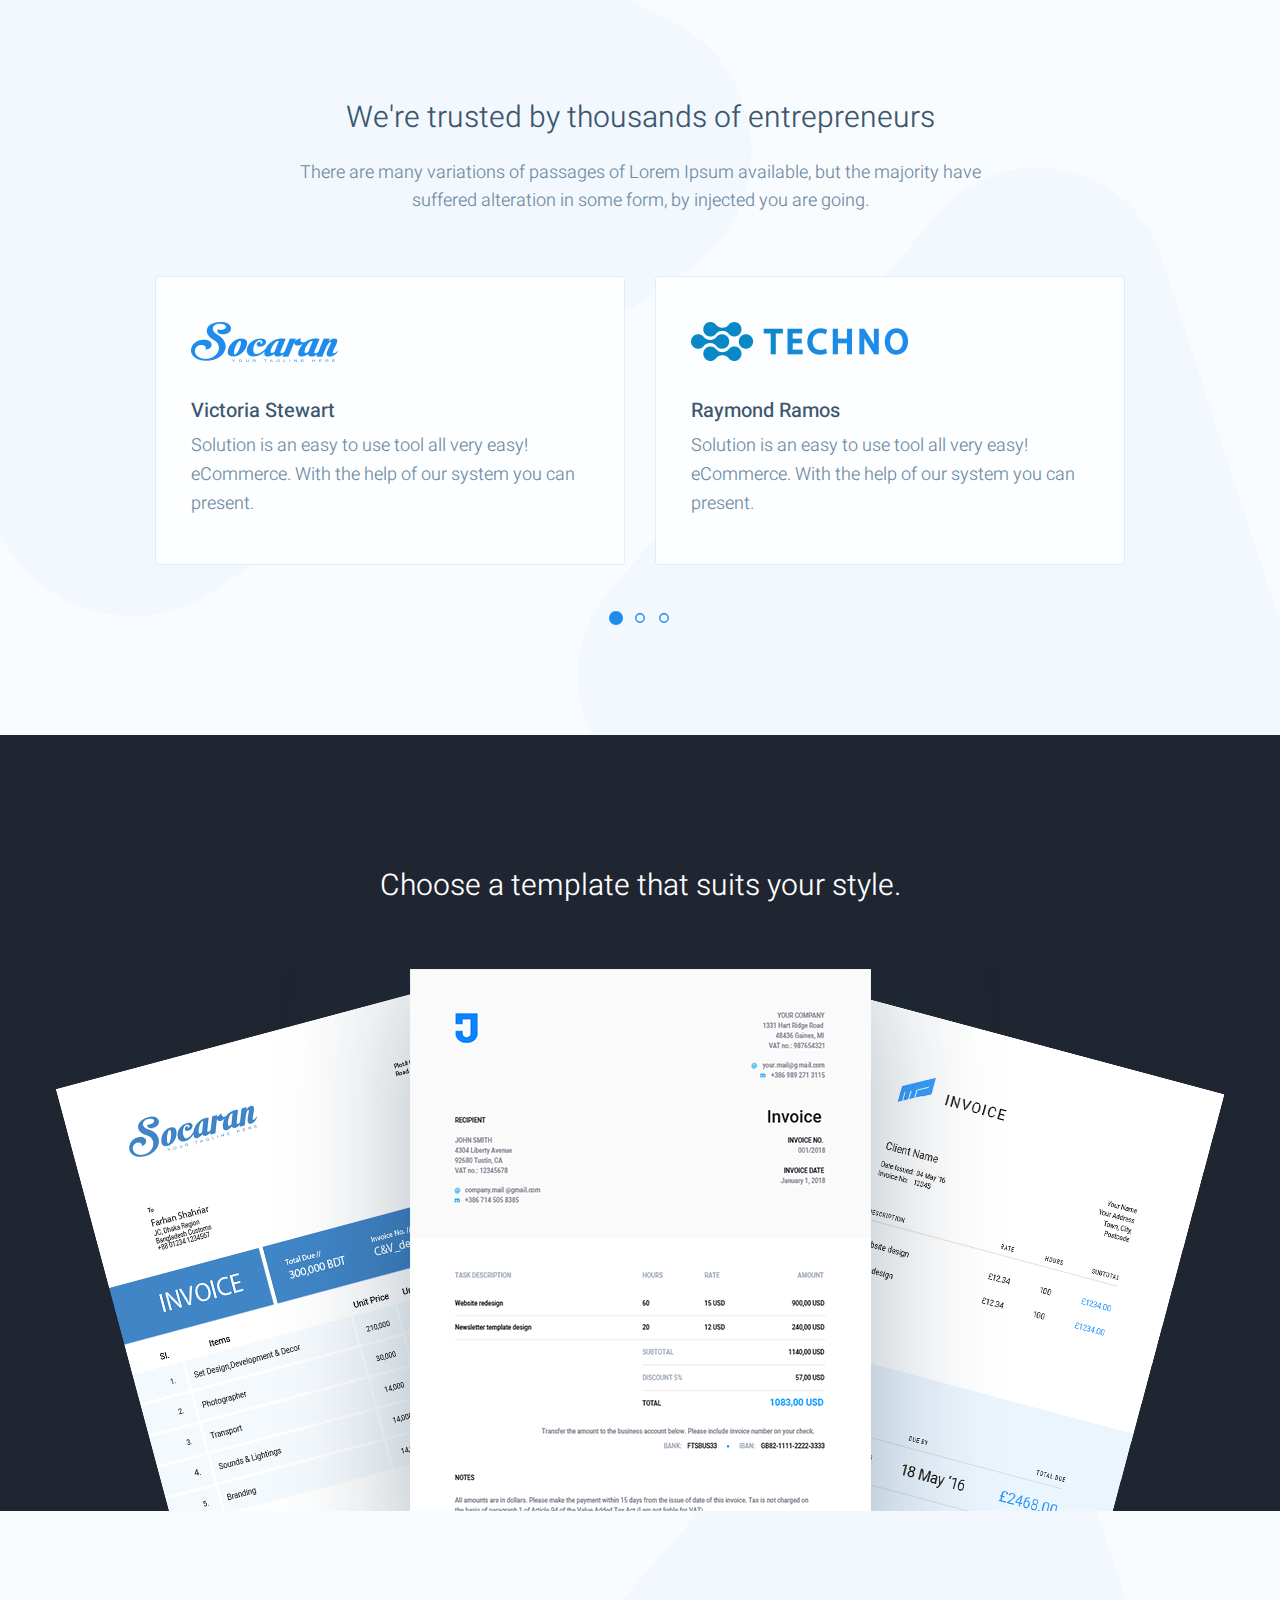
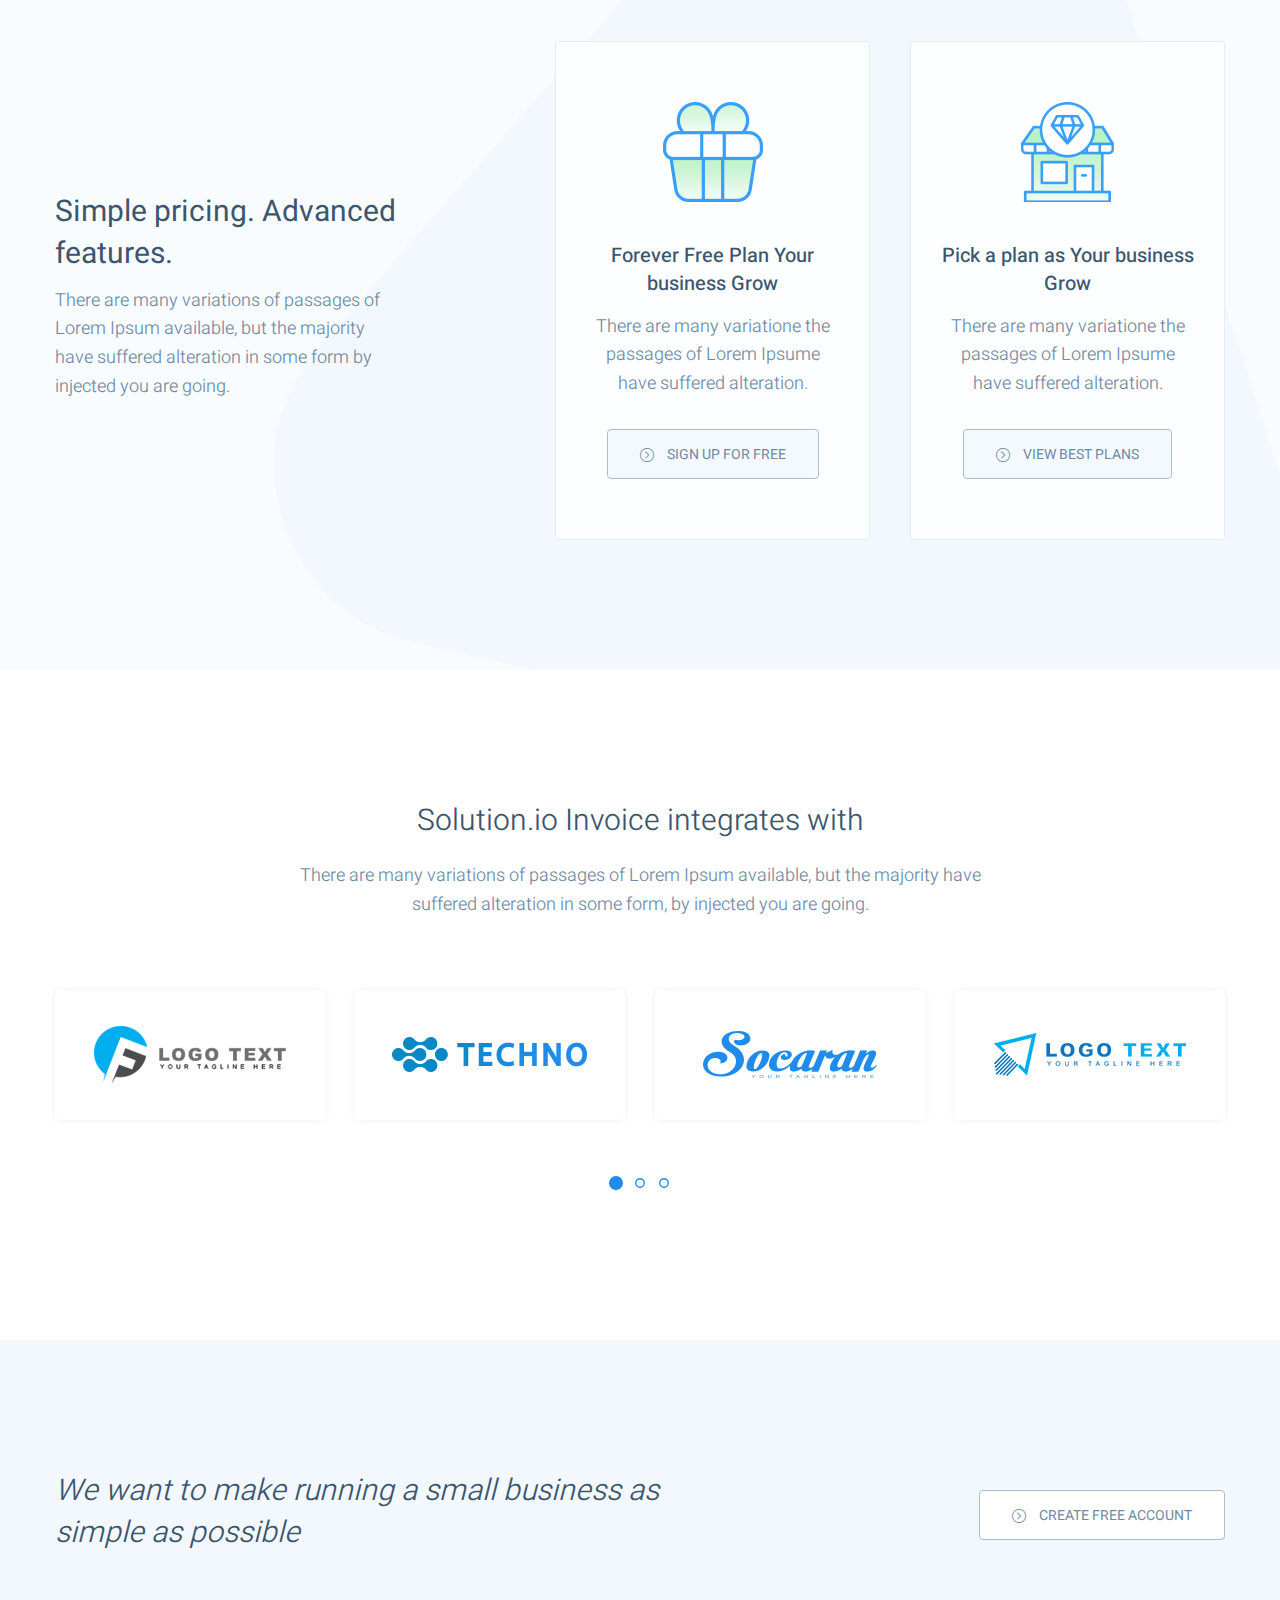
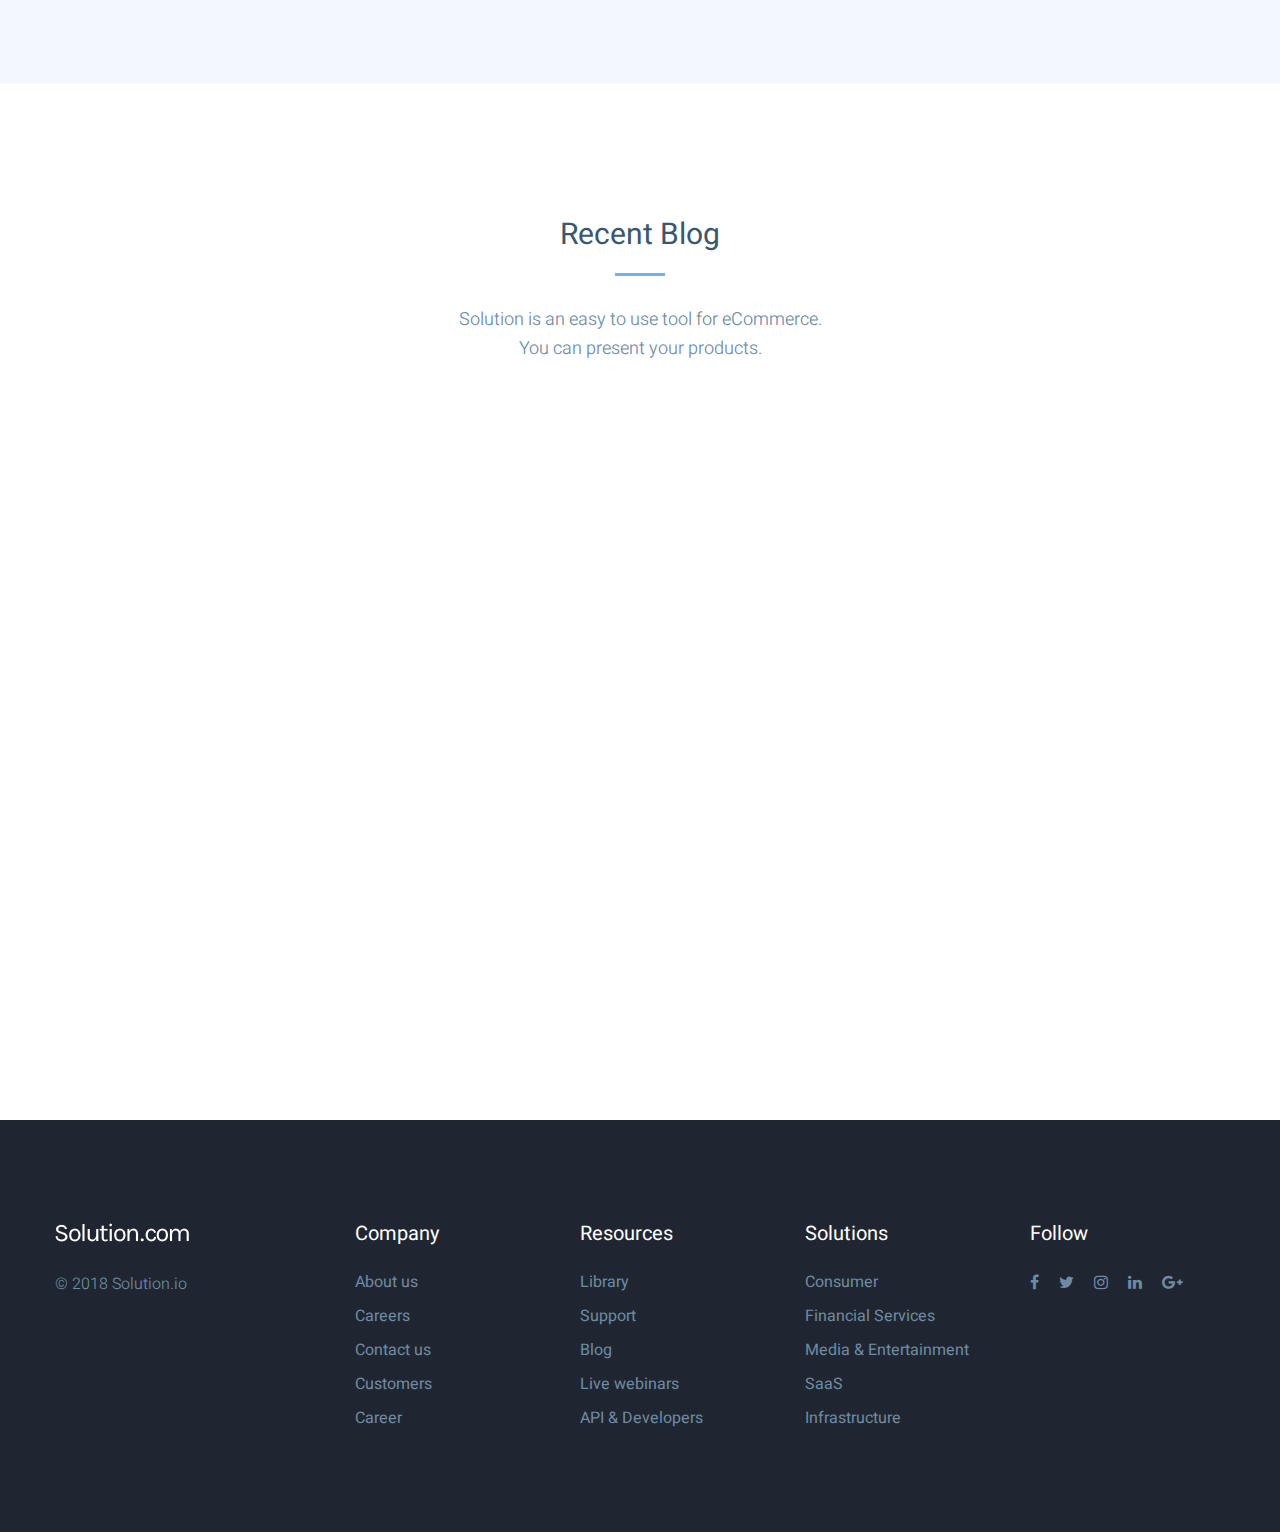
<file: index-4.html>
<!DOCTYPE html>
<html>

<!-- Mirrored from effortthemes.com/html/spring/spring/index-4.html by HTTrack Website Copier/3.x [XR&CO'2014], Mon, 07 Jan 2019 13:45:01 GMT -->
<head>
<meta charset="utf-8">
<title>Spring - Software, App, Saas & Product Showcase Landing HTML5 Template | Home Version Four</title>
<!-- Stylesheets -->
<link href="css/bootstrap.css" rel="stylesheet">
<link href="css/style.css" rel="stylesheet">
<link rel="shortcut icon" href="images/favicon.png" type="image/x-icon">
<link rel="icon" href="images/favicon.png" type="image/x-icon">
<!-- Responsive -->
<meta http-equiv="X-UA-Compatible" content="IE=edge">
<meta name="viewport" content="width=device-width, initial-scale=1.0, maximum-scale=1.0, user-scalable=0">
<link href="css/responsive.css" rel="stylesheet">
<!--[if lt IE 9]><script src="https://cdnjs.cloudflare.com/ajax/libs/html5shiv/3.7.3/html5shiv.js"></script><![endif]-->
<!--[if lt IE 9]><script src="js/respond.js"></script><![endif]-->
</head>

<body>

<div class="page-wrapper">
 	
    <!-- Preloader -->
    <div class="preloader"></div>
 	
    <!-- Main Header / Style Two-->
    <header class="main-header header-style-two">
    	
        <!-- Main Box -->
    	<div class="main-box">
        	<div class="auto-container">
            	<div class="outer-container clearfix">
                    <!--Logo Box-->
                    <div class="logo-box">
                        <div class="logo"><a href="index.html"><img src="images/logo-two.png" alt=""></a></div>
                    </div>
                    
                    <!--Nav Outer-->
                    <div class="nav-outer clearfix">
                        <!-- Main Menu -->
                        <nav class="main-menu">
                        
                            <div class="navbar-header">
                                <!-- Toggle Button -->    	
                                <button type="button" class="navbar-toggle" data-toggle="collapse" data-target=".navbar-collapse">
                                    <span class="icon-bar"></span>
                                    <span class="icon-bar"></span>
                                    <span class="icon-bar"></span>
                                </button>
                            </div>
                            
                            <div class="navbar-collapse collapse scroll-nav clearfix">
                                <ul class="navigation clearfix">
                                    <li class="dropdown current"><a href="#banner">Home</a>
                                    	<ul>
                                        	<li><a href="index.html">Home Version One</a></li>
                                            <li><a href="index-2.html">Home Version Two</a></li>
                                            <li><a href="index-3.html">Home Version Three</a></li>
                                            <li><a href="index-4.html">Home Version Four</a></li>
                                        </ul>
                                    </li>
                                    <li><a href="#features">Feature</a></li>
                                    <li><a href="#clients">Clients</a></li>
                                    <li><a href="#invoice">Invoice</a></li>
                                    <li><a href="#pricing">Pricing</a></li> 
                                    <li><a href="#sponsors">Sponsors</a></li>                                    
                                 </ul>
                            </div>
                            
                        </nav>
                        <!-- Main Menu End-->
                        
                        <!--Other Links-->
                        <div class="other-links">
                        	<a href="#" class="theme-btn">SIGN IN</a>
                        </div>
                        
                    </div>
                    <!--Nav Outer End-->
                    
            	</div>    
            </div>
        </div>
    
    </header>
    <!--End Main Header -->
    
    
    <!--Main Banner / Banner Four-->
    <section class="main-banner banner-four" id="banner" style="background-image:url(images/background/banner-bg-4.png);">
    	<div class="auto-container">
        	<div class="row clearfix">
            	<!--Text Column-->
                <div class="text-column col-md-6 col-sm-12 col-xs-12">
                	<div class="inner">
                        <h2>Hassle-free Invoicing software</h2>
                        <p>Invoice is web-based invoicing software that helps you craft invoices, automatically send payment reminders & get paid faster online.</p>
                        <div class="links-box"><a href="#" class="theme-btn btn-style-six"><span class="icon ti-arrow-circle-right"></span> ACCESS INVOICE</a> <a href="https://www.youtube.com/watch?v=aJFK9k5i1ew" class="theme-btn btn-style-six lightbox-image"><span class="icon fa fa-play-circle-o"></span> OVERVIEW VIDEO</a></div>
                    </div>
                </div>
                
                <!--Image Column-->
                <div class="image-column col-md-6 col-sm-12 col-xs-12">
                	<div class="inner">
                    	<figure class="image"><img src="images/resource/banner-image-3.png" alt=""></figure>
                    </div>
                </div>
                
            </div>
        </div>
    </section>
  	<!--End Main Banner-->
    
    
    <!--Features Section-->
    <section class="features-section-three" id="features">
    	<div class="auto-container">
        	<!--Heading-->
        	<div class="sec-title-three centered">
                <h2>Get everything you'll ever need to <br>manage your paperwork.</h2>
            </div>
            
            <div class="row clearfix">
            	
                <!--Service Style Three-->
                <div class="service-style-three col-md-4 col-sm-6 col-xs-12">
                	<div class="inner-box">
                    	<div class="icon"><figure class="image"><img src="images/icons/icon-23.png" alt=""></figure></div>
                        <h3><a href="#">Quick invoicing</a></h3>
                        <div class="text">Solution is an easy to use tool all very easy! eCommerce. With the help of our system you can present.</div>
                    </div>
                </div>
                
                <!--Service Style Three-->
                <div class="service-style-three col-md-4 col-sm-6 col-xs-12">
                	<div class="inner-box">
                    	<div class="icon"><figure class="image"><img src="images/icons/icon-24.png" alt=""></figure></div>
                        <h3><a href="#">Easy time tracking</a></h3>
                        <div class="text">Solution is an easy to use tool all very easy! eCommerce. With the help of our system you can present.</div>
                    </div>
                </div>
                
                <!--Service Style Three-->
                <div class="service-style-three col-md-4 col-sm-6 col-xs-12">
                	<div class="inner-box">
                    	<div class="icon"><figure class="image"><img src="images/icons/icon-25.png" alt=""></figure></div>
                        <h3><a href="#">Online payments</a></h3>
                        <div class="text">Solution is an easy to use tool all very easy! eCommerce. With the help of our system you can present.</div>
                    </div>
                </div>
                
                <!--Service Style Three-->
                <div class="service-style-three col-md-4 col-sm-6 col-xs-12">
                	<div class="inner-box">
                    	<div class="icon"><figure class="image"><img src="images/icons/icon-26.png" alt=""></figure></div>
                        <h3><a href="#">Automated reminders</a></h3>
                        <div class="text">Solution is an easy to use tool all very easy! eCommerce. With the help of our system you can present.</div>
                    </div>
                </div>
                
                <!--Service Style Three-->
                <div class="service-style-three col-md-4 col-sm-6 col-xs-12">
                	<div class="inner-box">
                    	<div class="icon"><figure class="image"><img src="images/icons/icon-27.png" alt=""></figure></div>
                        <h3><a href="#">Expense management</a></h3>
                        <div class="text">Solution is an easy to use tool all very easy! eCommerce. With the help of our system you can present.</div>
                    </div>
                </div>
                
                <!--Service Style Three-->
                <div class="service-style-three col-md-4 col-sm-6 col-xs-12">
                	<div class="inner-box">
                    	<div class="icon"><figure class="image"><img src="images/icons/icon-28.png" alt=""></figure></div>
                        <h3><a href="#">Insightful reports</a></h3>
                        <div class="text">Solution is an easy to use tool all very easy! eCommerce. With the help of our system you can present.</div>
                    </div>
                </div>
                
            </div>
        </div>
    </section>
    
    
    <!--Big Mac Section-->
    <section class="big-mac-section">
    	<div class="auto-container">
        	<!--Heading-->
        	<div class="sec-title-three centered">
                <h2>The simplest way to create and send invoices</h2>
                <div class="desc-text">There are many variations of passages of Lorem Ipsum available, but the majority have suffered alteration in some form, by injected  you are going.</div>
            </div>
            
            <!--Mac Image--->
            <div class="big-mac-image"><figure class="image"><img src="images/resource/big-mac-image.png" alt=""></figure></div>
            
            <!--Link Box-->
            <div class="link-box"><a href="#" class="theme-btn btn-style-seven"><span class="icon ti-arrow-circle-right"></span> View more features</a></div>
            
        </div>
    </section>
    
    
    <!--Clients Section-->
    <section class="clients-section" id="clients">
    	<div class="auto-container">
        	<!--Heading-->
        	<div class="sec-title-three centered">
                <h2>We're trusted by thousands of entrepreneurs</h2>
                <div class="desc-text">There are many variations of passages of Lorem Ipsum available, but the majority have suffered alteration in some form, by injected  you are going.</div>
            </div>
            
            <!--Clients Carousel-->
            <div class="clients-carousel owl-theme owl-carousel">
            	<!--Client Block-->
                <div class="client-block">
                	<div class="inner-box">
                    	<figure class="image"><img src="images/sponsors/5.png" alt=""></figure>
                        <h3><a href="#">Victoria Stewart</a></h3>
                        <div class="text">Solution is an easy to use tool all very easy! eCommerce. With the help of our system you can present.</div>
                    </div>
                </div>
                <!--Client Block-->
                <div class="client-block">
                	<div class="inner-box">
                    	<figure class="image"><img src="images/sponsors/6.png" alt=""></figure>
                        <h3><a href="#">Raymond Ramos</a></h3>
                        <div class="text">Solution is an easy to use tool all very easy! eCommerce. With the help of our system you can present.</div>
                    </div>
                </div>
                <!--Client Block-->
                <div class="client-block">
                	<div class="inner-box">
                    	<figure class="image"><img src="images/sponsors/5.png" alt=""></figure>
                        <h3><a href="#">Victoria Stewart</a></h3>
                        <div class="text">Solution is an easy to use tool all very easy! eCommerce. With the help of our system you can present.</div>
                    </div>
                </div>
                <!--Client Block-->
                <div class="client-block">
                	<div class="inner-box">
                    	<figure class="image"><img src="images/sponsors/6.png" alt=""></figure>
                        <h3><a href="#">Raymond Ramos</a></h3>
                        <div class="text">Solution is an easy to use tool all very easy! eCommerce. With the help of our system you can present.</div>
                    </div>
                </div>
                <!--Client Block-->
                <div class="client-block">
                	<div class="inner-box">
                    	<figure class="image"><img src="images/sponsors/5.png" alt=""></figure>
                        <h3><a href="#">Victoria Stewart</a></h3>
                        <div class="text">Solution is an easy to use tool all very easy! eCommerce. With the help of our system you can present.</div>
                    </div>
                </div>
                <!--Client Block-->
                <div class="client-block">
                	<div class="inner-box">
                    	<figure class="image"><img src="images/sponsors/6.png" alt=""></figure>
                        <h3><a href="#">Raymond Ramos</a></h3>
                        <div class="text">Solution is an easy to use tool all very easy! eCommerce. With the help of our system you can present.</div>
                    </div>
                </div>
            </div>
            
        </div>
    </section>
    
    
    <!--Invoice Section-->
    <section class="invoice-section" id="invoice">
    	<div class="auto-container">
        	<!--Heading-->
        	<div class="sec-title-three centered">
                <h2>Choose a template that suits your style.</h2>
            </div>
            
            <!--Invoice Image-->
            <figure class="invoice-image"><img src="images/resource/featured-image-12.png" alt=""></figure>
            
        </div>
    </section>
    
    
    <!--Plans Section-->
    <section class="plans-section" id="pricing">
    	<div class="auto-container">
            
            <div class="row clearfix">
            	<!--Title Column-->
                <div class="title-column col-lg-5 col-md-4 col-sm-12 col-xs-12">
                	<div class="inner">
                    	<h2>Simple pricing. Advanced features.</h2>
                        <div class="text">There are many variations of passages of Lorem Ipsum available, but the majority have suffered alteration in some form  by injected  you are going.</div>
                    </div>
                </div>
                
                <!--Plans Column-->
                <div class="plans-col col-lg-7 col-md-8 col-sm-12 col-xs-12">
                	<div class="row clearfix">
                    	<!--Plan Column-->
                        <div class="plan-column col-md-6 col-sm-6 col-xs-12">
                            <div class="inner-box">
                            	<div class="icon"><figure class="image"><img src="images/icons/icon-29.png" alt=""></figure></div>
                                <h3>Forever Free Plan Your business Grow</h3>
                                <div class="text">There are many variatione the passages of Lorem Ipsume have suffered alteration.</div>
                                <a href="#" class="theme-btn btn-style-seven"><span class="icon ti-arrow-circle-right"></span> Sign up for free</a>
                            </div>
                        </div>
                        <!--Plan Column-->
                        <div class="plan-column col-md-6 col-sm-6 col-xs-12">
                            <div class="inner-box">
                            	<div class="icon"><figure class="image"><img src="images/icons/icon-30.png" alt=""></figure></div>
                                <h3>Pick a plan as Your business Grow</h3>
                                <div class="text">There are many variatione the passages of Lorem Ipsume have suffered alteration.</div>
                                <a href="#" class="theme-btn btn-style-seven"><span class="icon ti-arrow-circle-right"></span> VIEW best PLANS</a>
                            </div>
                        </div>
                    </div>
                </div>
            </div>
            
        </div>
    </section>
    
    
    <!--Sponsors Section-->
    <section class="sponsors-section no-bg" id="sponsors">
    	<div class="auto-container">
        	<!--Heading-->
        	<div class="sec-title-three centered">
                <h2>Solution.io Invoice integrates with</h2>
                <div class="desc-text">There are many variations of passages of Lorem Ipsum available, but the majority have suffered alteration in some form, by injected  you are going.</div>
            </div>
            
            <ul class="sponsors-slider-one owl-theme owl-carousel">
            	<li><div class="inner"><a href="#"><img src="images/sponsors/1.png" alt=""></a></div></li>
                <li><div class="inner"><a href="#"><img src="images/sponsors/2.png" alt=""></a></div></li>
                <li><div class="inner"><a href="#"><img src="images/sponsors/3.png" alt=""></a></div></li>
                <li><div class="inner"><a href="#"><img src="images/sponsors/4.png" alt=""></a></div></li>
                <li><div class="inner"><a href="#"><img src="images/sponsors/1.png" alt=""></a></div></li>
                <li><div class="inner"><a href="#"><img src="images/sponsors/2.png" alt=""></a></div></li>
                <li><div class="inner"><a href="#"><img src="images/sponsors/3.png" alt=""></a></div></li>
                <li><div class="inner"><a href="#"><img src="images/sponsors/4.png" alt=""></a></div></li>
                <li><div class="inner"><a href="#"><img src="images/sponsors/1.png" alt=""></a></div></li>
                <li><div class="inner"><a href="#"><img src="images/sponsors/2.png" alt=""></a></div></li>
                <li><div class="inner"><a href="#"><img src="images/sponsors/3.png" alt=""></a></div></li>
                <li><div class="inner"><a href="#"><img src="images/sponsors/4.png" alt=""></a></div></li>
            </ul>
        </div>
    </section>
    
    
    <!--Call To Action Two-->
    <section class="call-to-action-two">
    	<div class="auto-container">
        	<div class="row clearfix">
            	<!--Text Column-->
                <div class="text-column col-md-7 col-sm-12 col-xs-12">
                	<div class="inner">
                    	<h3>We want to make running a small business as simple as possible</h3>
                    </div>
                </div>
                
                <!--Links Column-->
                <div class="links-column col-md-5 col-sm-12 col-xs-12">
                	<div class="inner">
                    	<a href="#" class="theme-btn btn-style-eight"><span class="icon ti-arrow-circle-right"></span> Create Free Account</a>
                    </div>
                </div>
            </div>
        </div>
    </section>
    
    <!--Blog Section-->
    <section class="blog-section">
    	<div class="auto-container">
        	<!--Heading-->
        	<div class="sec-title-two centered">
                <h2>Recent Blog</h2>
                <div class="desc-text">Solution is an easy to use tool for eCommerce. <br>You can present your products.</div>
            </div>
            
            <div class="row clearfix">
            	
                <!--News Block-->
                <div class="news-style-one col-md-4 col-sm-6 col-xs-12">
                	<div class="inner-box wow fadeInLeft" data-wow-delay="0ms" data-wow-duration="1500ms">
                    	<figure class="image-box"><a href="blog-single.html"><img src="images/resource/blog-image-1.jpg" alt=""></a></figure>
                        <div class="lower-content">
                        	<div class="post-meta">26 March 2017 By Author</div>
                            <h3><a href="blog-single.html">Excepteur sint occaecat cupidatat</a></h3>
                            <div class="text">Accusantium doloremque laudantium, totam rem aperiam, eaque ipsa quae ab illo inventore veritatis et quasi architecto beatae.</div>
                        </div>
                    </div>
                </div>
                
                <!--News Block-->
                <div class="news-style-one col-md-4 col-sm-6 col-xs-12">
                	<div class="inner-box wow fadeInLeft" data-wow-delay="300ms" data-wow-duration="1500ms">
                    	<figure class="image-box"><a href="blog-single.html"><img src="images/resource/blog-image-2.jpg" alt=""></a></figure>
                        <div class="lower-content">
                        	<div class="post-meta">26 March 2017 By Author</div>
                            <h3><a href="blog-single.html">Excepteur sint occaecat cupidatat</a></h3>
                            <div class="text">Accusantium doloremque laudantium, totam rem aperiam, eaque ipsa quae ab illo inventore veritatis et quasi architecto beatae.</div>
                        </div>
                    </div>
                </div>
                
                <!--News Block-->
                <div class="news-style-one col-md-4 col-sm-6 col-xs-12">
                	<div class="inner-box wow fadeInLeft" data-wow-delay="600ms" data-wow-duration="1500ms">
                    	<figure class="image-box"><a href="blog-single.html"><img src="images/resource/blog-image-3.jpg" alt=""></a></figure>
                        <div class="lower-content">
                        	<div class="post-meta">26 March 2017 By Author</div>
                            <h3><a href="blog-single.html">Excepteur sint occaecat cupidatat</a></h3>
                            <div class="text">Accusantium doloremque laudantium, totam rem aperiam, eaque ipsa quae ab illo inventore veritatis et quasi architecto beatae.</div>
                        </div>
                    </div>
                </div>
                
            </div>
            
            <div class="text-center wow tada" data-wow-delay="0ms" data-wow-duration="1500ms"><a href="blog.html" class="theme-btn btn-style-seven">Go To Blog</a></div>
            
        </div>
    </section>
    
    
    <!--Footer Style One / Dark-->
    <footer class="footer-style-one dark-version">
        <!--Footer Upper-->
        <div class="footer-upper">
            <div class="auto-container">
                <div class="row clearfix">
                    <!--Big Column-->
                    <div class="big-column col-lg-3 col-md-12 col-sm-12 col-xs-12">
                        <div class="footer-column">
                            <div class="footer-widget about-widget">
                                <div class="widget-inner">
                                    <div class="logo"><img src="images/footer-logo-two.png" alt=""></div>
                                    <div class="copyright">&copy; 2018 Solution.io</div>
                                </div>
                            </div>
                        </div>
                    </div>
                    
                    <!--Big Column-->
                    <div class="big-column col-lg-9 col-md-12 col-sm-12 col-xs-12">    
                        <div class="row clearfix">
                        	<!--Footer Column-->
                            <div class="footer-column col-lg-3 col-md-3 col-sm-6 col-xs-12">
                                <div class="footer-widget links-widget">
                                    <div class="widget-inner">
                                        <h3>Company</h3>
                                        <div class="links">
                                            <ul>
                                                <li><a href="#">About us</a></li>
                                                <li><a href="#">Careers</a></li>
                                                <li><a href="#">Contact us </a></li>
                                                <li><a href="#">Customers</a></li>
                                                <li><a href="#">Career</a></li>
                                            </ul>
                                        </div>
                                    </div>
                                </div>
                            </div>
                            
                            <!--Footer Column-->
                            <div class="footer-column col-lg-3 col-md-3 col-sm-6 col-xs-12">
                                <div class="footer-widget links-widget">
                                    <div class="widget-inner">
                                        <h3>Resources</h3>
                                        <div class="links">
                                            <ul>
                                                <li><a href="#">Library</a></li>
                                                <li><a href="#">Support</a></li>
                                                <li><a href="#">Blog</a></li>
                                                <li><a href="#">Live webinars</a></li>
                                                <li><a href="#">API & Developers</a></li>
                                            </ul>
                                        </div>
                                    </div>
                                </div>
                            </div>
                            <!--Footer Column-->
                            <div class="footer-column col-lg-3 col-md-3 col-sm-6 col-xs-12">
                                <div class="footer-widget links-widget">
                                    <div class="widget-inner">
                                        <h3>Solutions</h3>
                                        <div class="links">
                                            <ul>
                                                <li><a href="#">Consumer</a></li>
                                                <li><a href="#">Financial Services</a></li>
                                                <li><a href="#">Media & Entertainment</a></li>
                                                <li><a href="#">SaaS</a></li>
                                                <li><a href="#">Infrastructure</a></li>
                                            </ul>
                                        </div>
                                    </div>
                                </div>
                            </div>
                            <!--Footer Column-->
                            <div class="footer-column col-lg-3 col-md-3 col-sm-6 col-xs-12">
                                <div class="footer-widget follow-widget">
                                    <div class="widget-inner">
                                    	<h3>Follow</h3>
                                        <div class="social-links">
                                            <ul class="clearfix">
                                                <li><a href="#"><span class="fa fa-facebook-f"></span></a></li>
                                                <li><a href="#"><span class="fa fa-twitter"></span></a></li>
                                                <li><a href="#"><span class="fa fa-instagram"></span></a></li>
                                                <li><a href="#"><span class="fa fa-linkedin"></span></a></li>
                                                <li><a href="#"><span class="fa fa-google-plus"></span></a></li>
                                            </ul>
                                        </div>
                                    </div>
                                </div>
                            </div>
                            
                        </div>
                    </div>
                </div>
            </div>
        </div>
        
    </footer>
    
    
</div>
<!--End pagewrapper-->

<!--Scroll to top-->
<div class="scroll-to-top scroll-to-target" data-target="html"><span class="fa fa-angle-double-up"></span></div>


<script src="js/jquery.js"></script> 
<script src="js/bootstrap.min.js"></script>
<script src="js/pagenav.js"></script>
<script src="js/jquery.scrollTo.js"></script>
<script src="js/jquery.fancybox.pack.js"></script>
<script src="js/owl.js"></script>
<script src="js/wow.js"></script>

<script src="js/script.js"></script>


</body>

<!-- Mirrored from effortthemes.com/html/spring/spring/index-4.html by HTTrack Website Copier/3.x [XR&CO'2014], Mon, 07 Jan 2019 13:45:13 GMT -->
</html>
</file>
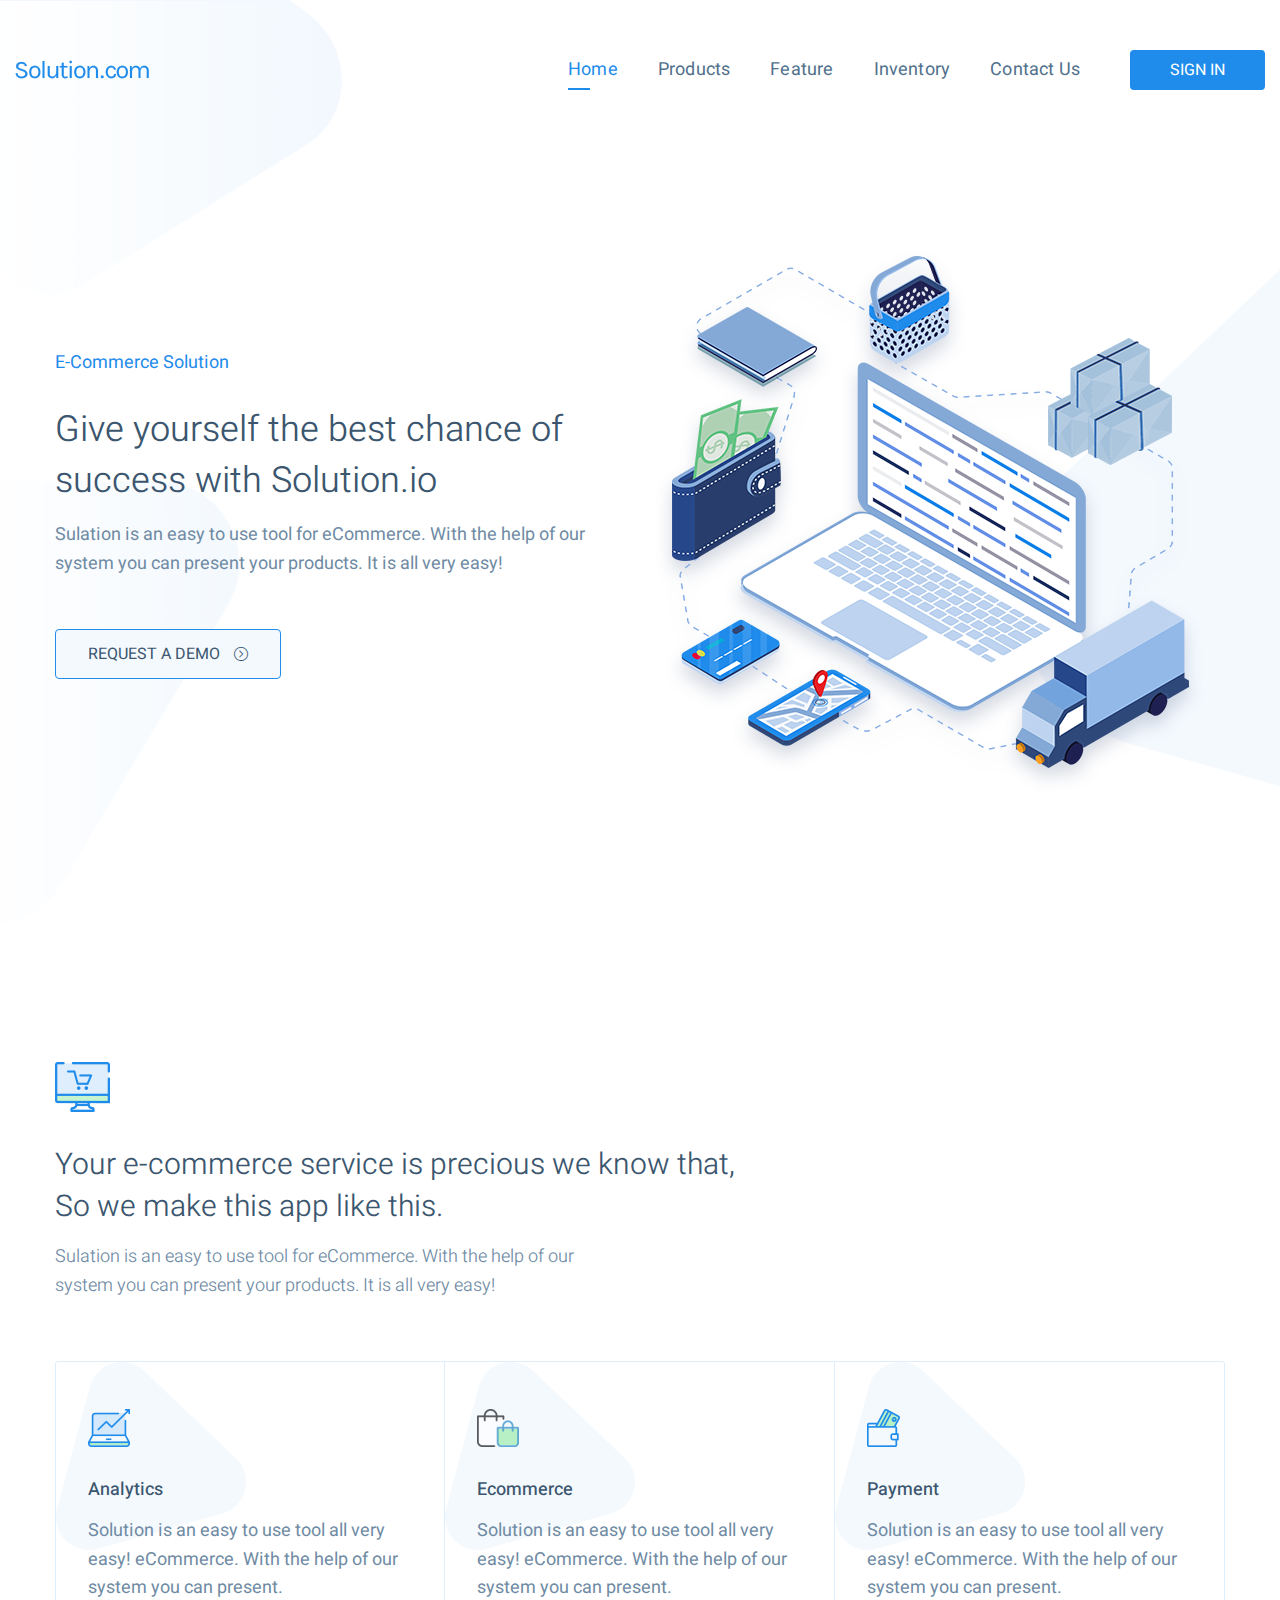
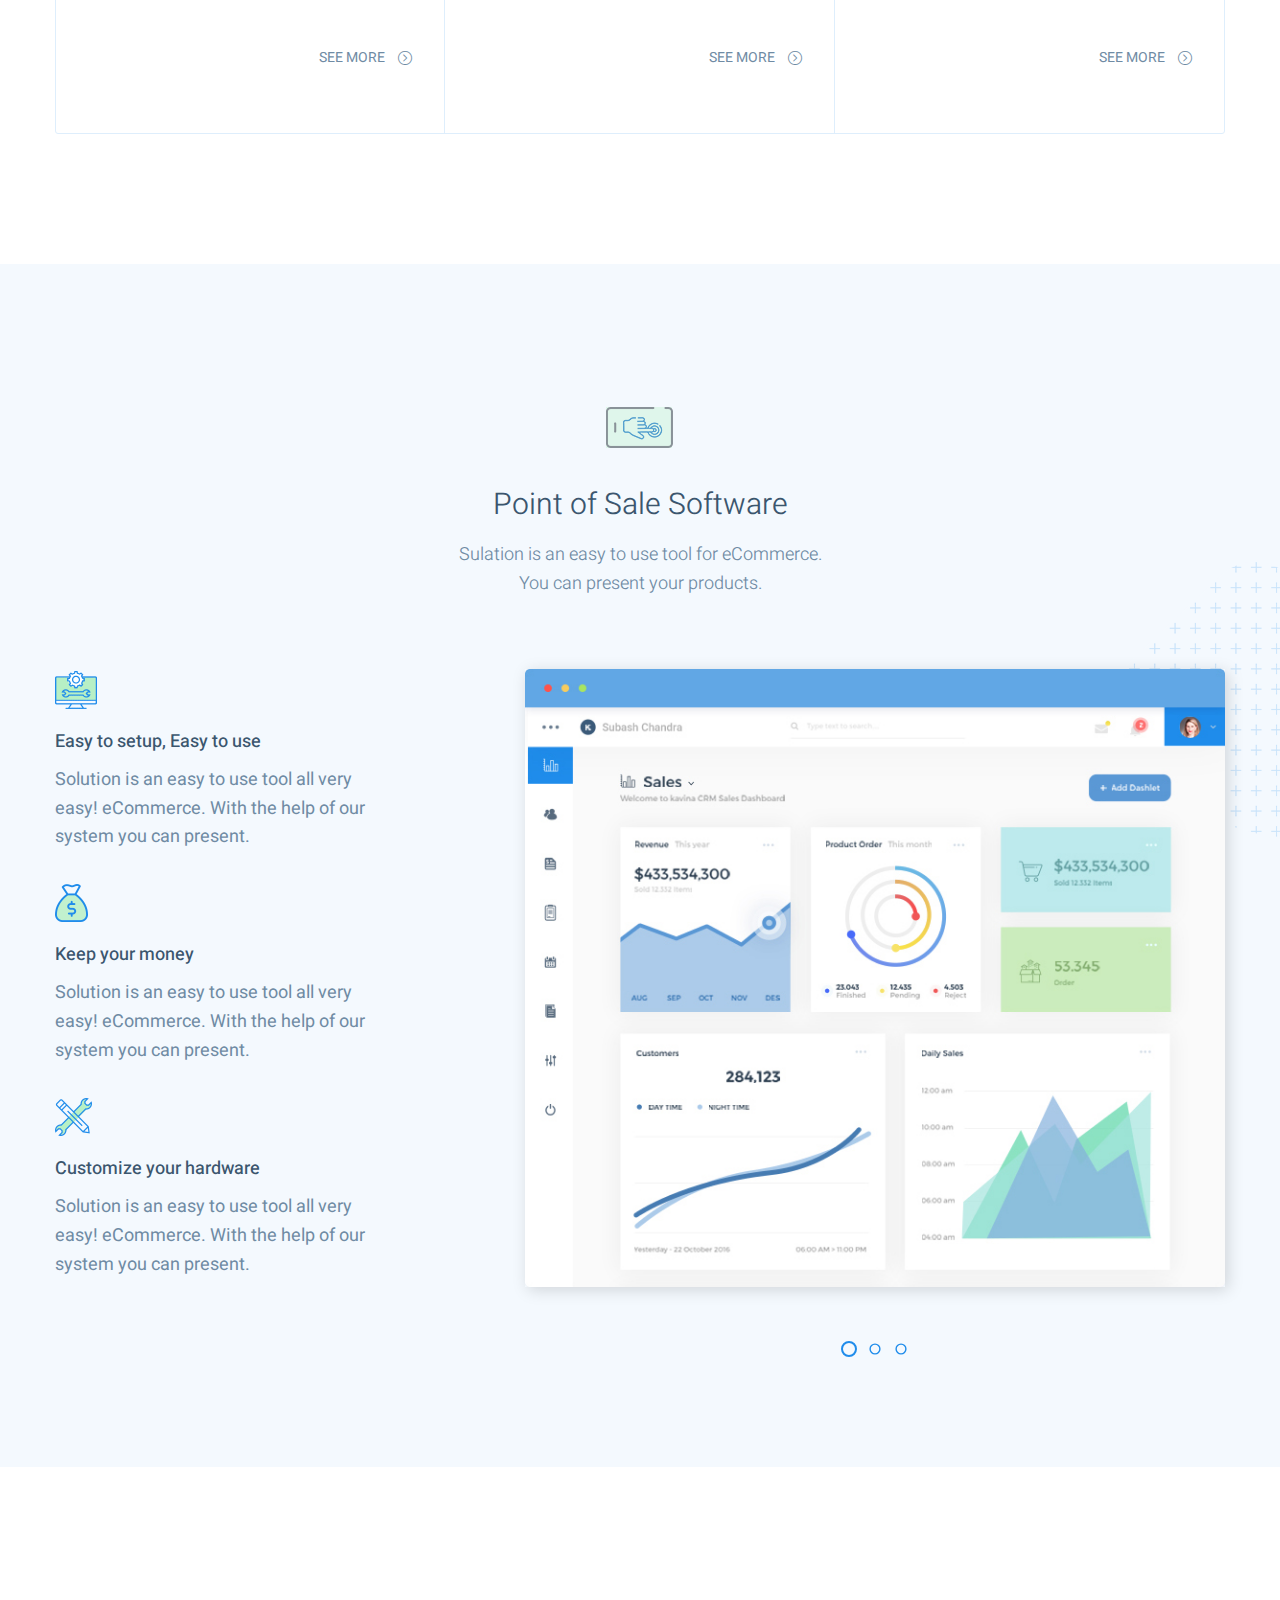
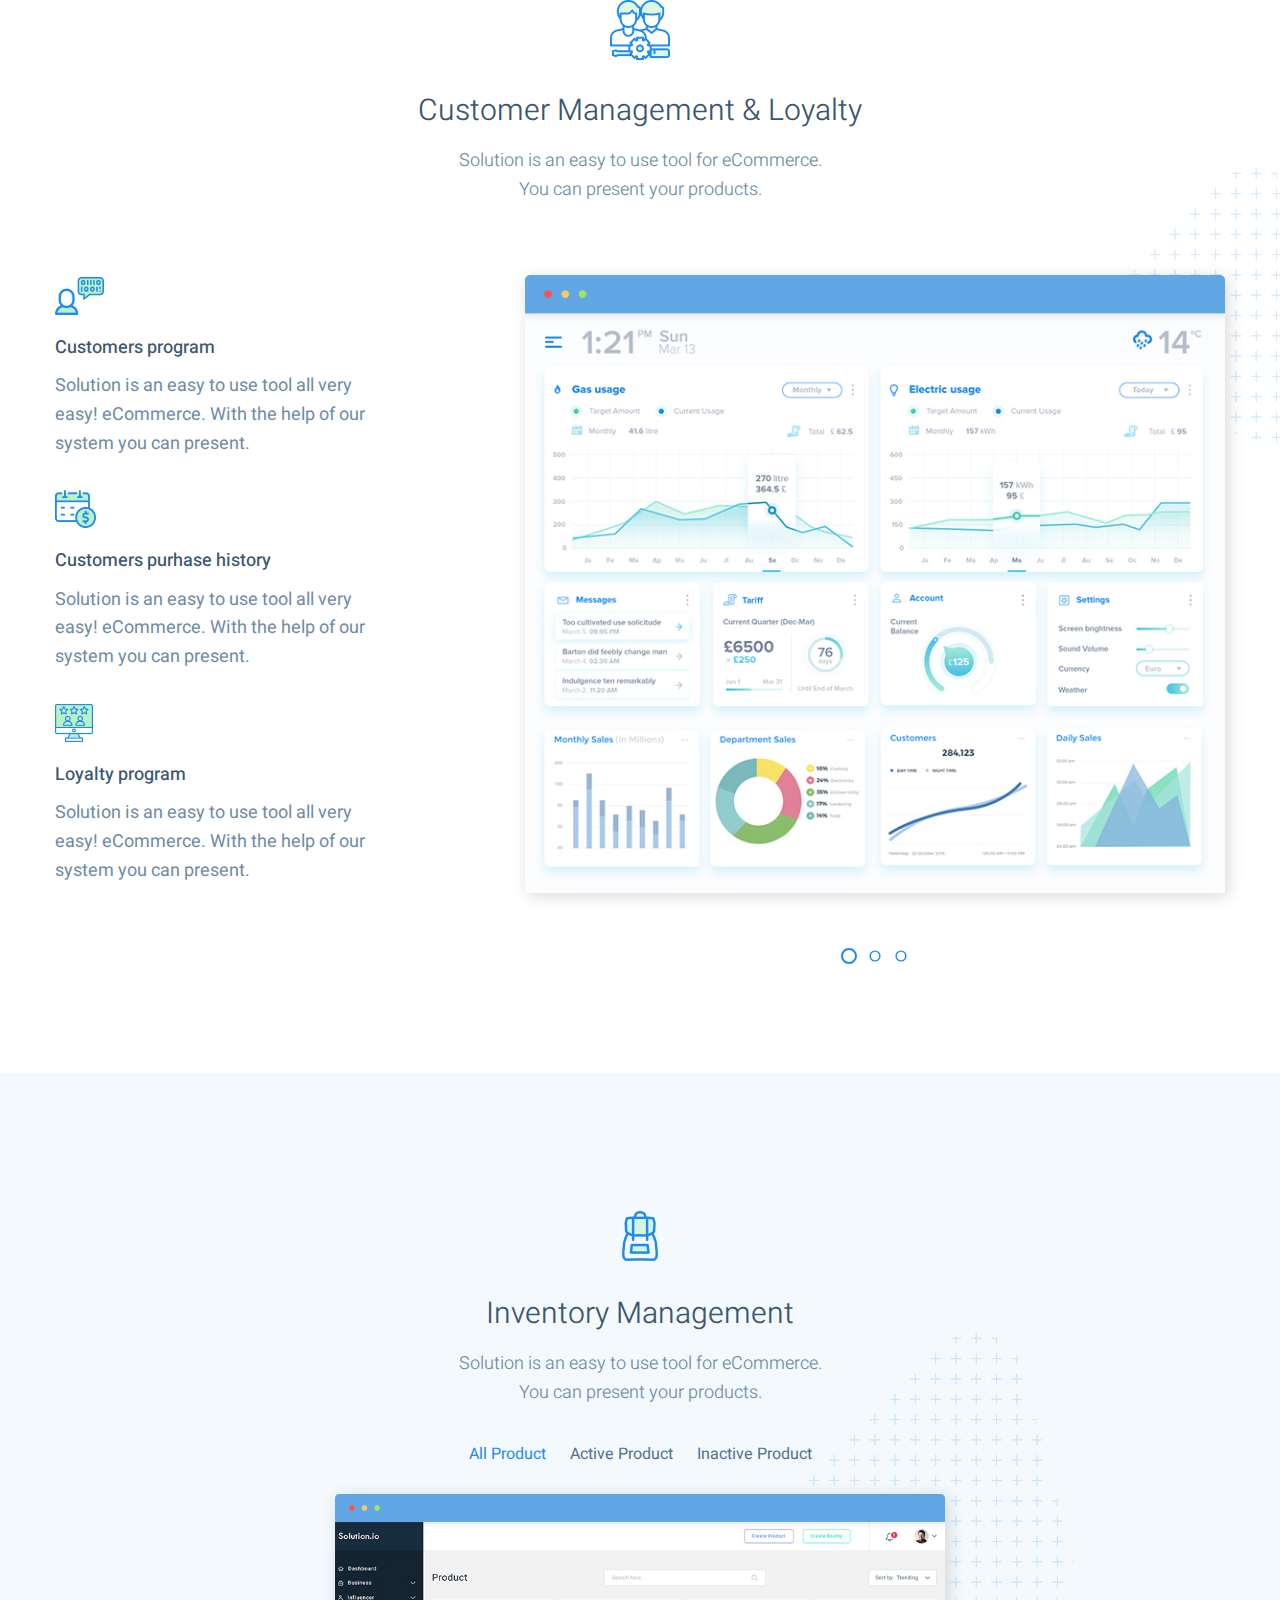
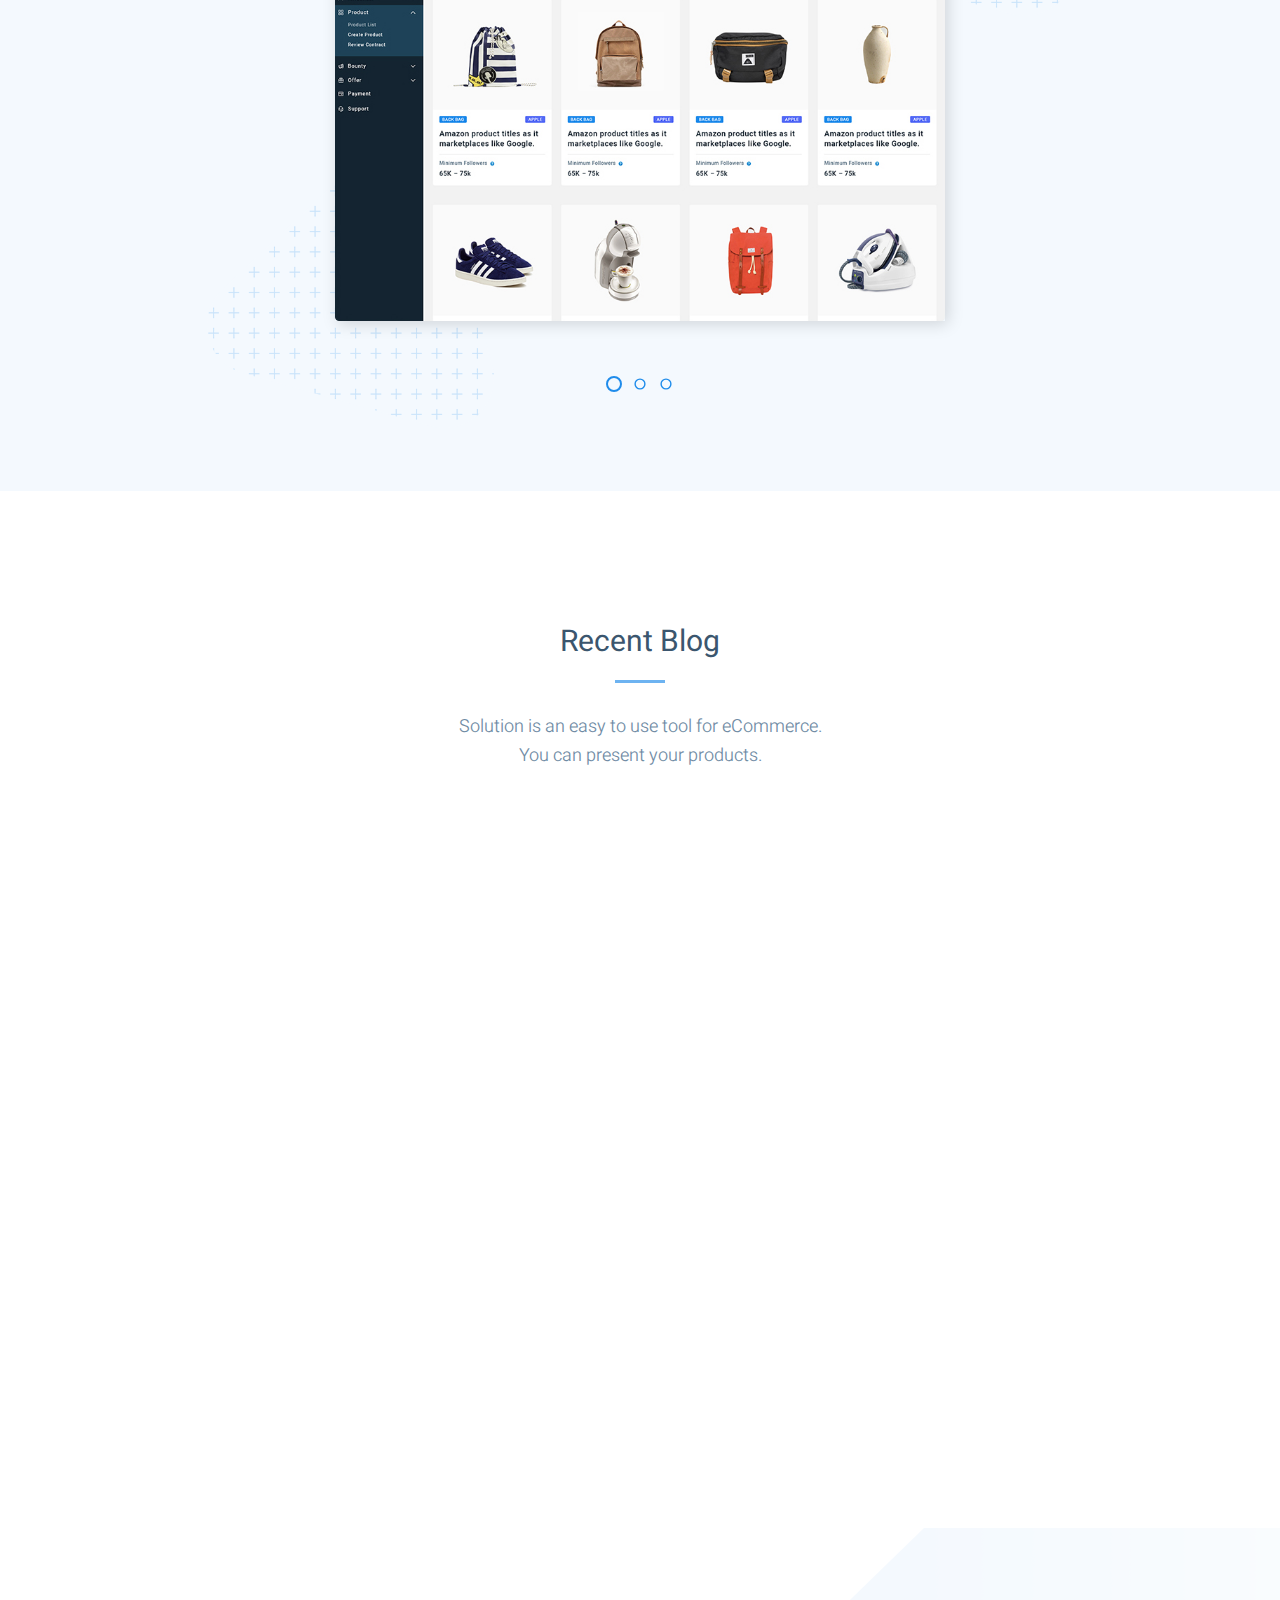
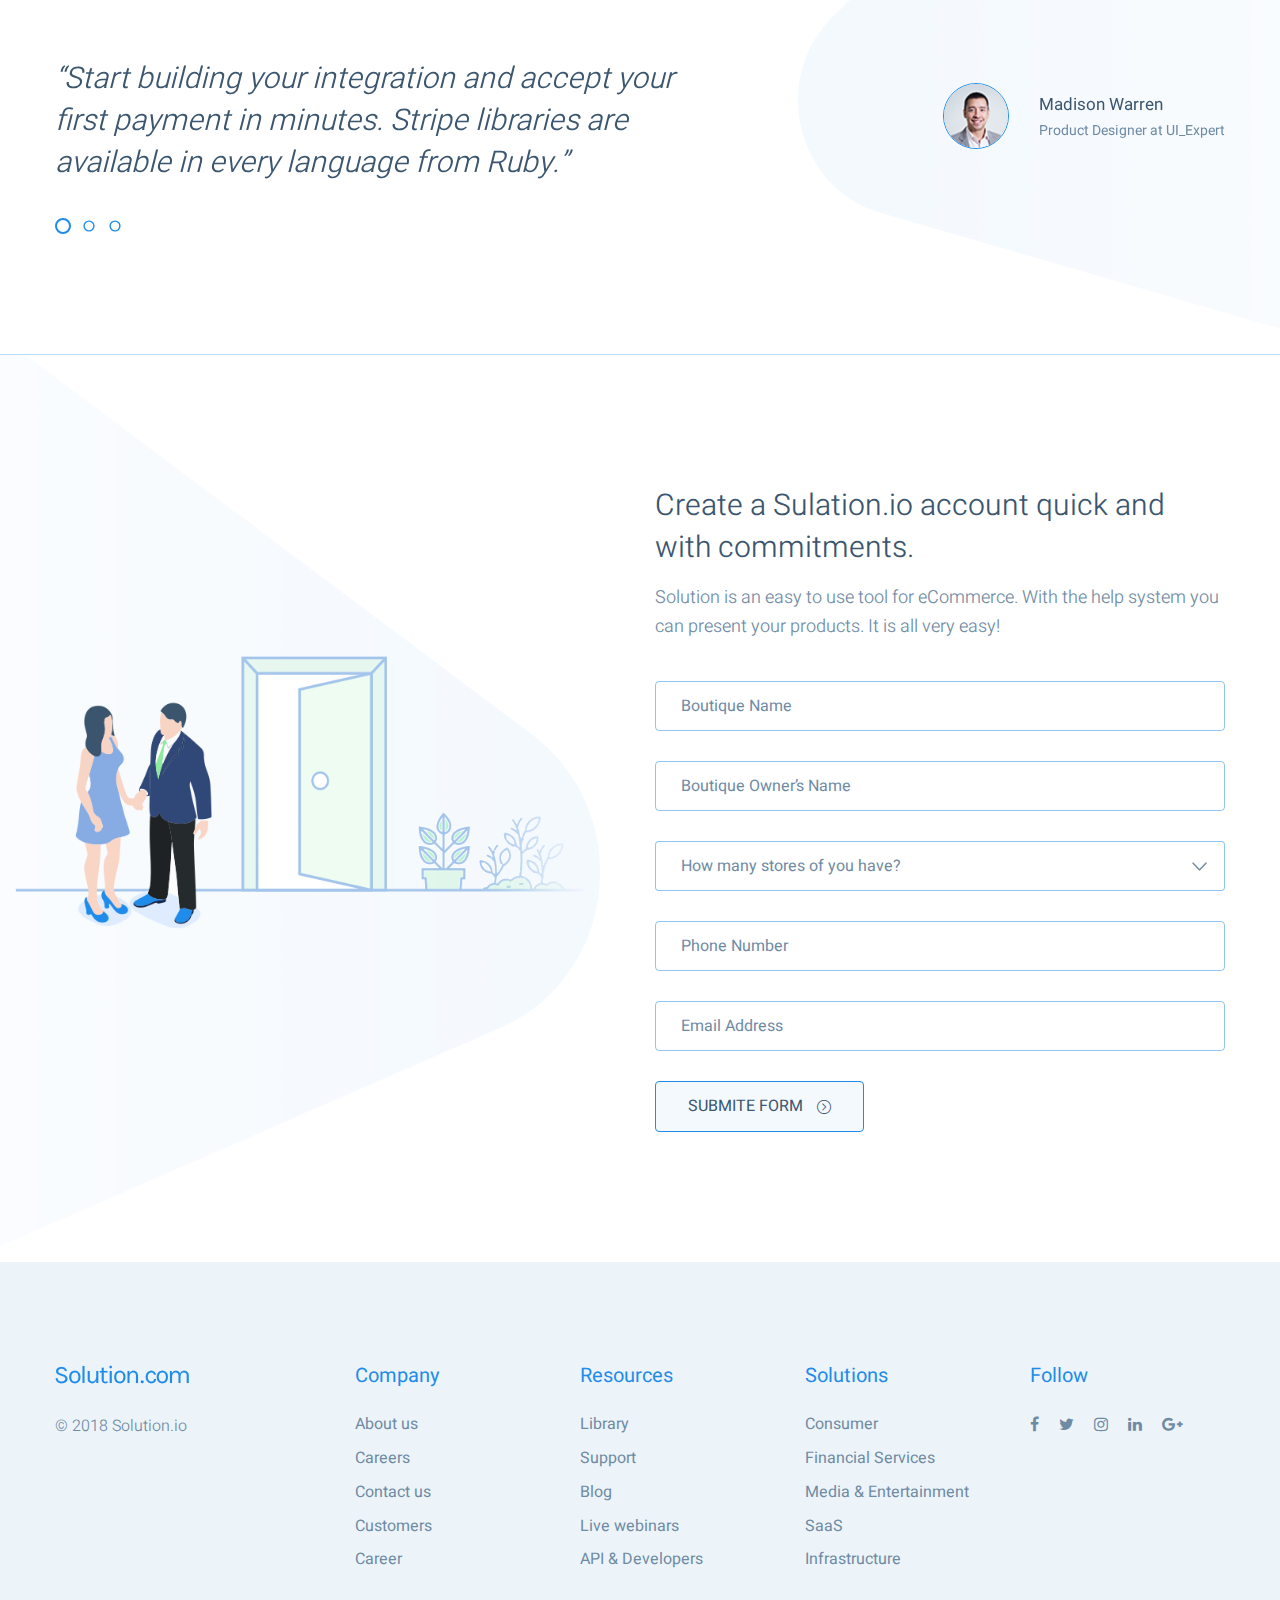
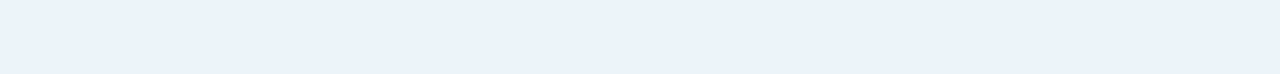
<file: index-5.html>
<!DOCTYPE html>
<html>

<!-- Mirrored from effortthemes.com/html/spring/spring/index.html by HTTrack Website Copier/3.x [XR&CO'2014], Mon, 07 Jan 2019 13:44:09 GMT -->
<head>
<meta charset="utf-8">
<title>Spring - Software, App, Saas & Product Showcase Landing HTML5 Template | Home Version One</title>
<!-- Stylesheets -->
<link href="css/bootstrap.css" rel="stylesheet">
<link href="css/style.css" rel="stylesheet">
<link rel="shortcut icon" href="images/favicon.png" type="image/x-icon">
<link rel="icon" href="images/favicon.png" type="image/x-icon">
<!-- Responsive -->
<meta http-equiv="X-UA-Compatible" content="IE=edge">
<meta name="viewport" content="width=device-width, initial-scale=1.0, maximum-scale=1.0, user-scalable=0">
<link href="css/responsive.css" rel="stylesheet">
<!--[if lt IE 9]><script src="https://cdnjs.cloudflare.com/ajax/libs/html5shiv/3.7.3/html5shiv.js"></script><![endif]-->
<!--[if lt IE 9]><script src="js/respond.js"></script><![endif]-->
</head>

<body>

<div class="page-wrapper">
 	
    <!-- Preloader -->
    <div class="preloader"></div>
 	
    <!-- Main Header-->
    <header class="main-header">
    	
        <!-- Main Box -->
    	<div class="main-box">
        	<div class="auto-container">
            	<div class="outer-container clearfix">
                    <!--Logo Box-->
                    <div class="logo-box">
                        <div class="logo"><a href="index.html"><img src="images/logo.png" alt=""></a></div>
                    </div>
                    
                    <!--Nav Outer-->
                    <div class="nav-outer clearfix">
                        <!-- Main Menu -->
                        <nav class="main-menu">
                        
                            <div class="navbar-header">
                                <!-- Toggle Button -->    	
                                <button type="button" class="navbar-toggle" data-toggle="collapse" data-target=".navbar-collapse">
                                    <span class="icon-bar"></span>
                                    <span class="icon-bar"></span>
                                    <span class="icon-bar"></span>
                                </button>
                            </div>
                            
                            <div class="navbar-collapse collapse scroll-nav clearfix">
                                <ul class="navigation clearfix">
                                    <li class="dropdown current"><a href="index.html#banner">Home</a>
                                    	<ul>
                                        	<li><a href="index.html">Home Version One</a></li>
                                            <li><a href="index-2.html">Home Version Two</a></li>
                                            <li><a href="index-3.html">Home Version Three</a></li>
                                            <li><a href="index-4.html">Home Version Four</a></li>
                                        </ul>
                                    </li>
                                    <li><a href="index.html#products">Products</a></li>
                                    <li><a href="index.html#features">Feature</a></li>
                                    <li><a href="index.html#inventory">Inventory</a></li>
                                    <li><a href="index.html#contact">Contact Us</a></li>                                      
                                 </ul>
                            </div>
                            
                        </nav>
                        <!-- Main Menu End-->
                        
                        <!--Other Links-->
                        <div class="other-links">
                        	<a href="#" class="theme-btn btn-style-one">SIGN IN</a>
                        </div>
                        
                    </div>
                    <!--Nav Outer End-->
                    
            	</div>    
            </div>
        </div>
    
    </header>
    <!--End Main Header -->
    
    
    <!--Main Banner / Banner One-->
    <section class="main-banner banner-one" id="banner" style="background-image:url(images/background/banner-bg-1.png);">
    	<div class="auto-container">
        	<div class="row clearfix">
            	<!--Text Column-->
                <div class="text-column col-md-6 col-sm-12 col-xs-12">
                	<div class="inner">
                    	<h4>E-commerce Solution</h4>
                        <h2>Give yourself the best chance of success with Solution.io</h2>
                        <p>Sulation is an easy to use tool for eCommerce. With the help of our system you can present your products. It is all very easy!</p>
                        <a href="#" class="theme-btn btn-style-two">Request A Demo <span class="icon ti-arrow-circle-right"></span></a>
                    </div>
                </div>
                
                <!--Image Column-->
                <div class="image-column col-md-6 col-sm-12 col-xs-12">
                	<div class="inner">
                    	<figure class="image"><img src="images/resource/banner-image-1.png" alt=""></figure>
                    </div>
                </div>
                
            </div>
        </div>
    </section>
  	<!--End Main Banner-->
    
    
    <!--Products Section-->
    <section class="products-section" id="products">
    	<div class="auto-container">
        	<!--Heading-->
        	<div class="sec-title">
            	<div class="icon"><figure class="image"><img src="images/icons/icon-1.png" alt=""></figure></div>
                <h2>Your e-commerce service is precious we know that, <br>So we make this app like this.</h2>
                <div class="desc-text">Sulation is an easy to use tool for eCommerce. With the help of our <br>system you can present your products. It is all very easy!</div>
            </div>
            
            <!--Services-->
            <div class="services-outer clearfix">
            	<!--Service Style One-->
                <div class="service-style-one col-md-4 col-sm-6 col-xs-12">
                	<div class="inner-box">
                    	<div class="icon"><figure class="image"><img src="images/icons/icon-2.png" alt=""></figure></div>
                        <h3><a href="#">Analytics</a></h3>
                        <div class="text">Solution is an easy to use tool all very easy! eCommerce. With the help of our system you can present.</div>
                        <div class="link-box"><a href="#">See more <span class="icon ti-arrow-circle-right"></span></a></div>
                    </div>
                </div>
                
                <!--Service Style One-->
                <div class="service-style-one col-md-4 col-sm-6 col-xs-12">
                	<div class="inner-box">
                    	<div class="icon"><figure class="image"><img src="images/icons/icon-3.png" alt=""></figure></div>
                        <h3><a href="#">Ecommerce</a></h3>
                        <div class="text">Solution is an easy to use tool all very easy! eCommerce. With the help of our system you can present.</div>
                        <div class="link-box"><a href="#">See more <span class="icon ti-arrow-circle-right"></span></a></div>
                    </div>
                </div>
                
                <!--Service Style One-->
                <div class="service-style-one col-md-4 col-sm-6 col-xs-12">
                	<div class="inner-box">
                    	<div class="icon"><figure class="image"><img src="images/icons/icon-4.png" alt=""></figure></div>
                        <h3><a href="#">Payment</a></h3>
                        <div class="text">Solution is an easy to use tool all very easy! eCommerce. With the help of our system you can present.</div>
                        <div class="link-box"><a href="#">See more <span class="icon ti-arrow-circle-right"></span></a></div>
                    </div>
                </div>
                
            </div>
        </div>
    </section>
    
    
    <!--Features Section-->
    <section class="features-section" id="features">
    	<div class="auto-container">
        	<!--Heading-->
        	<div class="sec-title centered">
            	<div class="icon"><figure class="image"><img src="images/icons/icon-5.png" alt=""></figure></div>
                <h2>Point of Sale Software</h2>
                <div class="desc-text">Sulation is an easy to use tool for eCommerce. <br>You can present your products.</div>
            </div>
            
            <div class="row clearfix">
            	<!--Features Column-->
                <div class="features-column col-md-4 col-sm-12 col-xs-12">
                	<!--Feature Block-->
                    <div class="feature-block-one">
                        <div class="inner-box">
                            <div class="icon"><figure class="image"><img src="images/icons/icon-6.png" alt=""></figure></div>
                            <h3><a href="#">Easy to setup, Easy to use</a></h3>
                            <div class="text">Solution is an easy to use tool all very easy! eCommerce. With the help of our system you can present.</div>
                        </div>
                    </div>
                    <!--Feature Block-->
                    <div class="feature-block-one">
                        <div class="inner-box">
                            <div class="icon"><figure class="image"><img src="images/icons/icon-7.png" alt=""></figure></div>
                            <h3><a href="#">Keep your money</a></h3>
                            <div class="text">Solution is an easy to use tool all very easy! eCommerce. With the help of our system you can present.</div>
                        </div>
                    </div>
                    <!--Feature Block-->
                    <div class="feature-block-one">
                        <div class="inner-box">
                            <div class="icon"><figure class="image"><img src="images/icons/icon-8.png" alt=""></figure></div>
                            <h3><a href="#">Customize your hardware</a></h3>
                            <div class="text">Solution is an easy to use tool all very easy! eCommerce. With the help of our system you can present.</div>
                        </div>
                    </div>
                </div>
                
                <!--Carousel Column-->
                <div class="carousel-column col-md-8 col-sm-12 col-xs-12">
                	<div class="inner">
                    	<ul class="image-carousel-one single-item-carousel owl-theme owl-carousel">
                        	<li><a href="images/resource/featured-image-1.jpg" data-fancybox="gallery-one" class="lightbox-image" title="Image Caption"><img src="images/resource/featured-image-1.jpg" alt=""></a></li>
                            <li><a href="images/resource/featured-image-1.jpg" data-fancybox="gallery-one" class="lightbox-image" title="Image Caption"><img src="images/resource/featured-image-1.jpg" alt=""></a></li>
                            <li><a href="images/resource/featured-image-1.jpg" data-fancybox="gallery-one" class="lightbox-image" title="Image Caption"><img src="images/resource/featured-image-1.jpg" alt=""></a></li>
                        </ul>
                    </div>
                </div>
            </div>
            
        </div>
    </section>
    
    
    <!--Features Section-->
    <section class="features-section alternate">
    	<div class="auto-container">
        	<!--Heading-->
        	<div class="sec-title centered">
            	<div class="icon"><figure class="image"><img src="images/icons/icon-9.png" alt=""></figure></div>
                <h2>Customer Management & Loyalty</h2>
                <div class="desc-text">Solution is an easy to use tool for eCommerce. <br>You can present your products.</div>
            </div>
            
            <div class="row clearfix">
            	<!--Features Column-->
                <div class="features-column col-md-4 col-sm-12 col-xs-12">
                	<!--Feature Block-->
                    <div class="feature-block-one">
                        <div class="inner-box">
                            <div class="icon"><figure class="image"><img src="images/icons/icon-10.png" alt=""></figure></div>
                            <h3><a href="#">Customers program</a></h3>
                            <div class="text">Solution is an easy to use tool all very easy! eCommerce. With the help of our system you can present.</div>
                        </div>
                    </div>
                    <!--Feature Block-->
                    <div class="feature-block-one">
                        <div class="inner-box">
                            <div class="icon"><figure class="image"><img src="images/icons/icon-11.png" alt=""></figure></div>
                            <h3><a href="#">Customers purhase history</a></h3>
                            <div class="text">Solution is an easy to use tool all very easy! eCommerce. With the help of our system you can present.</div>
                        </div>
                    </div>
                    <!--Feature Block-->
                    <div class="feature-block-one">
                        <div class="inner-box">
                            <div class="icon"><figure class="image"><img src="images/icons/icon-12.png" alt=""></figure></div>
                            <h3><a href="#">Loyalty program</a></h3>
                            <div class="text">Solution is an easy to use tool all very easy! eCommerce. With the help of our system you can present.</div>
                        </div>
                    </div>
                </div>
                
                <!--Carousel Column-->
                <div class="carousel-column col-md-8 col-sm-12 col-xs-12">
                	<div class="inner">
                    	<ul class="image-carousel-one single-item-carousel owl-theme owl-carousel">
                        	<li><a href="images/resource/featured-image-2.jpg" data-fancybox="gallery-two" class="lightbox-image" title="Image Caption"><img src="images/resource/featured-image-2.jpg" alt=""></a></li>
                            <li><a href="images/resource/featured-image-2.jpg" data-fancybox="gallery-two" class="lightbox-image" title="Image Caption"><img src="images/resource/featured-image-2.jpg" alt=""></a></li>
                            <li><a href="images/resource/featured-image-2.jpg" data-fancybox="gallery-two" class="lightbox-image" title="Image Caption"><img src="images/resource/featured-image-2.jpg" alt=""></a></li>
                        </ul>
                    </div>
                </div>
            </div>
            
        </div>
    </section>
    
    
    <!--Inventory Section-->
    <section class="inventory-section" id="inventory">
    	<div class="auto-container">
        	<!--Heading-->
        	<div class="sec-title centered">
            	<div class="icon"><figure class="image"><img src="images/icons/icon-13.png" alt=""></figure></div>
                <h2>Inventory Management</h2>
                <div class="desc-text">Solution is an easy to use tool for eCommerce. <br>You can present your products.</div>
            </div>
            
            <div class="content-box">
            	<div class="inventory-tabs">
                	<ul class="tab-buttons clearfix">
                    	<li class="tab-btn active-btn" data-tab="#tab-one">All Product</li>
                        <li class="tab-btn" data-tab="#tab-two">Active Product</li>
                        <li class="tab-btn" data-tab="#tab-three">Inactive Product</li>
                    </ul>
                    <div class="tabs-content">
                    	<!--Tab / Active tab-->
                        <div class="tab active-tab" id="tab-one">
                        	<ul class="image-carousel-one single-item-carousel owl-theme owl-carousel">
                                <li><a href="images/resource/featured-image-3.jpg" data-fancybox="gallery-two" class="lightbox-image" title="Image Caption"><img src="images/resource/featured-image-3.jpg" alt=""></a></li>
                                <li><a href="images/resource/featured-image-3.jpg" data-fancybox="gallery-two" class="lightbox-image" title="Image Caption"><img src="images/resource/featured-image-3.jpg" alt=""></a></li>
                                <li><a href="images/resource/featured-image-3.jpg" data-fancybox="gallery-two" class="lightbox-image" title="Image Caption"><img src="images/resource/featured-image-3.jpg" alt=""></a></li>
                            </ul>
                        </div>
                        
                        <!--Tab-->
                        <div class="tab" id="tab-two">
                        	<ul class="image-carousel-one single-item-carousel owl-theme owl-carousel">
                                <li><a href="images/resource/featured-image-3.jpg" data-fancybox="gallery-two" class="lightbox-image" title="Image Caption"><img src="images/resource/featured-image-3.jpg" alt=""></a></li>
                                <li><a href="images/resource/featured-image-3.jpg" data-fancybox="gallery-two" class="lightbox-image" title="Image Caption"><img src="images/resource/featured-image-3.jpg" alt=""></a></li>
                                <li><a href="images/resource/featured-image-3.jpg" data-fancybox="gallery-two" class="lightbox-image" title="Image Caption"><img src="images/resource/featured-image-3.jpg" alt=""></a></li>
                            </ul>
                        </div>
                        
                        <!--Tab-->
                        <div class="tab" id="tab-three">
                        	<ul class="image-carousel-one single-item-carousel owl-theme owl-carousel">
                                <li><a href="images/resource/featured-image-3.jpg" data-fancybox="gallery-two" class="lightbox-image" title="Image Caption"><img src="images/resource/featured-image-3.jpg" alt=""></a></li>
                                <li><a href="images/resource/featured-image-3.jpg" data-fancybox="gallery-two" class="lightbox-image" title="Image Caption"><img src="images/resource/featured-image-3.jpg" alt=""></a></li>
                                <li><a href="images/resource/featured-image-3.jpg" data-fancybox="gallery-two" class="lightbox-image" title="Image Caption"><img src="images/resource/featured-image-3.jpg" alt=""></a></li>
                            </ul>
                        </div>
                        
                    </div>
                </div>
            </div>
            
        </div>
    </section>
    
    
    <!--Blog Section-->
    <section class="blog-section">
    	<div class="auto-container">
        	<!--Heading-->
        	<div class="sec-title-two centered">
                <h2>Recent Blog</h2>
                <div class="desc-text">Solution is an easy to use tool for eCommerce. <br>You can present your products.</div>
            </div>
            
            <div class="row clearfix">
            	
                <!--News Block-->
                <div class="news-style-one col-md-4 col-sm-6 col-xs-12">
                	<div class="inner-box wow fadeInLeft" data-wow-delay="0ms" data-wow-duration="1500ms">
                    	<figure class="image-box"><a href="blog-single.html"><img src="images/resource/blog-image-1.jpg" alt=""></a></figure>
                        <div class="lower-content">
                        	<div class="post-meta">26 March 2017 By Author</div>
                            <h3><a href="blog-single.html">Excepteur sint occaecat cupidatat</a></h3>
                            <div class="text">Accusantium doloremque laudantium, totam rem aperiam, eaque ipsa quae ab illo inventore veritatis et quasi architecto beatae.</div>
                        </div>
                    </div>
                </div>
                
                <!--News Block-->
                <div class="news-style-one col-md-4 col-sm-6 col-xs-12">
                	<div class="inner-box wow fadeInLeft" data-wow-delay="300ms" data-wow-duration="1500ms">
                    	<figure class="image-box"><a href="blog-single.html"><img src="images/resource/blog-image-2.jpg" alt=""></a></figure>
                        <div class="lower-content">
                        	<div class="post-meta">26 March 2017 By Author</div>
                            <h3><a href="blog-single.html">Excepteur sint occaecat cupidatat</a></h3>
                            <div class="text">Accusantium doloremque laudantium, totam rem aperiam, eaque ipsa quae ab illo inventore veritatis et quasi architecto beatae.</div>
                        </div>
                    </div>
                </div>
                
                <!--News Block-->
                <div class="news-style-one col-md-4 col-sm-6 col-xs-12">
                	<div class="inner-box wow fadeInLeft" data-wow-delay="600ms" data-wow-duration="1500ms">
                    	<figure class="image-box"><a href="blog-single.html"><img src="images/resource/blog-image-3.jpg" alt=""></a></figure>
                        <div class="lower-content">
                        	<div class="post-meta">26 March 2017 By Author</div>
                            <h3><a href="blog-single.html">Excepteur sint occaecat cupidatat</a></h3>
                            <div class="text">Accusantium doloremque laudantium, totam rem aperiam, eaque ipsa quae ab illo inventore veritatis et quasi architecto beatae.</div>
                        </div>
                    </div>
                </div>
                
            </div>
            
            <div class="text-center wow tada" data-wow-delay="0ms" data-wow-duration="1500ms"><a href="blog.html" class="theme-btn btn-style-seven">Go To Blog</a></div>
            
        </div>
    </section>
    
    
    <!--Testimonials Section-->
    <section class="testimonials-section">
    	<div class="auto-container">
        	<div class="outer-container">
            	<!--Testimonials-->
            	<div class="testimonials-carousel-one single-item-carousel owl-theme owl-carousel">
                	<!--Slide Item-->
                    <div class="slide-item">
                    	<div class="row clearfix">
                        	<!--Text Column-->
                            <div class="text-column col-md-7 col-sm-12 col-xs-12">
                            	<div class="inner">
                                	<div class="text">“Start building your integration and accept your first payment in minutes. Stripe libraries are available in every language from Ruby.”</div>
                                </div>
                            </div>
                            <!--Info Column-->
                            <div class="info-column col-md-5 col-sm-12 col-xs-12">
                            	<div class="inner">
                                	<div class="info">
                                    	<figure class="thumb img-circle"><img class="img-circle" src="images/resource/author-thumb-1.jpg" alt=""></figure>
                                        <h4>Madison Warren</h4>
                                        <div class="designation">Product Designer at UI_Expert</div>
                                    </div>
                                </div>
                            </div>
                        </div>
                    </div>
                    <!--Slide Item-->
                    <div class="slide-item">
                    	<div class="row clearfix">
                        	<!--Text Column-->
                            <div class="text-column col-md-7 col-sm-12 col-xs-12">
                            	<div class="inner">
                                	<div class="text">“Start building your integration and accept your first payment in minutes. Stripe libraries are available in every language from Ruby.”</div>
                                </div>
                            </div>
                            <!--Info Column-->
                            <div class="info-column col-md-5 col-sm-12 col-xs-12">
                            	<div class="inner">
                                	<div class="info">
                                    	<figure class="thumb img-circle"><img class="img-circle" src="images/resource/author-thumb-1.jpg" alt=""></figure>
                                        <h4>Madison Warren</h4>
                                        <div class="designation">Product Designer at UI_Expert</div>
                                    </div>
                                </div>
                            </div>
                        </div>
                    </div>
                    <!--Slide Item-->
                    <div class="slide-item">
                    	<div class="row clearfix">
                        	<!--Text Column-->
                            <div class="text-column col-md-7 col-sm-12 col-xs-12">
                            	<div class="inner">
                                	<div class="text">“Start building your integration and accept your first payment in minutes. Stripe libraries are available in every language from Ruby.”</div>
                                </div>
                            </div>
                            <!--Info Column-->
                            <div class="info-column col-md-5 col-sm-12 col-xs-12">
                            	<div class="inner">
                                	<div class="info">
                                    	<figure class="thumb img-circle"><img class="img-circle" src="images/resource/author-thumb-1.jpg" alt=""></figure>
                                        <h4>Madison Warren</h4>
                                        <div class="designation">Product Designer at UI_Expert</div>
                                    </div>
                                </div>
                            </div>
                        </div>
                    </div>
                </div>
            </div>
        </div>
    </section>
    
    
    <!--Contact Section-->
    <section class="contact-section" id="contact">
    	<div class="auto-container">
        	<div class="row clearfix">
            	
                <!--Image Column-->
                <div class="image-column col-md-6 col-sm-12 col-xs-12">
                	<div class="inner">
                    	<figure class="image"><img src="images/resource/featured-image-4.png" alt=""></figure>
                    </div>
                </div>
                
                <!--Form Column-->
            	<div class="form-column col-md-6 col-sm-12 col-xs-12">
                	<div class="sec-title">
                        <h2>Create a Sulation.io account quick and with commitments.</h2>
                        <div class="desc-text">Solution is an easy to use tool for eCommerce. With the help system you can present your products. It is all very easy!</div>
                    </div>
                    
                	<!--Contact Form-->
                    <div class="default-form contact-form">
                        <form method="post" id="contact-form" action="http://effortthemes.com/html/spring/spring/sendemail.php">
                            <div class="form-group">
                                <input type="text" name="bname" value="" placeholder="Boutique Name" required>
                            </div>
                            
                            <div class="form-group">
                                <input type="text" name="boname" value="" placeholder="Boutique Owner’s Name" required>
                            </div>
                            
                            <div class="form-group">
                                <select name="stores">
                                	<option>How many stores of you have?</option>
                                    <option>Two Stores</option>
                                    <option>Five Stores</option>
                                    <option>Twelve Stores</option>
                                </select>
                            </div>
                            
                            <div class="form-group">
                                <input type="text" name="phone" value="" placeholder="Phone Number" required>
                            </div>
                            
                            <div class="form-group">
                                <input type="text" name="email" value="" placeholder="Email Address" required>
                            </div>
                            
                            <div class="form-group">
                                <button type="submit" class="theme-btn btn-style-two">Submite form <span class="icon ti-arrow-circle-right"></span></button>
                            </div>
                            
                        </form>
                    </div><!--End Contact Form-->
                </div>
            </div>
       	</div>
   	</section>
    
    
    <!--Footer Style One-->
    <footer class="footer-style-one">
        <!--Footer Upper-->
        <div class="footer-upper">
            <div class="auto-container">
                <div class="row clearfix">
                    <!--Big Column-->
                    <div class="big-column col-lg-3 col-md-12 col-sm-12 col-xs-12">
                        <div class="footer-column">
                            <div class="footer-widget about-widget">
                                <div class="widget-inner">
                                    <div class="logo"><img src="images/footer-logo.png" alt=""></div>
                                    <div class="copyright">&copy; 2018 Solution.io</div>
                                </div>
                            </div>
                        </div>
                    </div>
                    
                    <!--Big Column-->
                    <div class="big-column col-lg-9 col-md-12 col-sm-12 col-xs-12">    
                        <div class="row clearfix">
                        	<!--Footer Column-->
                            <div class="footer-column col-lg-3 col-md-3 col-sm-6 col-xs-12">
                                <div class="footer-widget links-widget">
                                    <div class="widget-inner">
                                        <h3>Company</h3>
                                        <div class="links">
                                            <ul>
                                                <li><a href="#">About us</a></li>
                                                <li><a href="#">Careers</a></li>
                                                <li><a href="#">Contact us </a></li>
                                                <li><a href="#">Customers</a></li>
                                                <li><a href="#">Career</a></li>
                                            </ul>
                                        </div>
                                    </div>
                                </div>
                            </div>
                            
                            <!--Footer Column-->
                            <div class="footer-column col-lg-3 col-md-3 col-sm-6 col-xs-12">
                                <div class="footer-widget links-widget">
                                    <div class="widget-inner">
                                        <h3>Resources</h3>
                                        <div class="links">
                                            <ul>
                                                <li><a href="#">Library</a></li>
                                                <li><a href="#">Support</a></li>
                                                <li><a href="#">Blog</a></li>
                                                <li><a href="#">Live webinars</a></li>
                                                <li><a href="#">API & Developers</a></li>
                                            </ul>
                                        </div>
                                    </div>
                                </div>
                            </div>
                            <!--Footer Column-->
                            <div class="footer-column col-lg-3 col-md-3 col-sm-6 col-xs-12">
                                <div class="footer-widget links-widget">
                                    <div class="widget-inner">
                                        <h3>Solutions</h3>
                                        <div class="links">
                                            <ul>
                                                <li><a href="#">Consumer</a></li>
                                                <li><a href="#">Financial Services</a></li>
                                                <li><a href="#">Media & Entertainment</a></li>
                                                <li><a href="#">SaaS</a></li>
                                                <li><a href="#">Infrastructure</a></li>
                                            </ul>
                                        </div>
                                    </div>
                                </div>
                            </div>
                            <!--Footer Column-->
                            <div class="footer-column col-lg-3 col-md-3 col-sm-6 col-xs-12">
                                <div class="footer-widget follow-widget">
                                    <div class="widget-inner">
                                    	<h3>Follow</h3>
                                        <div class="social-links">
                                            <ul class="clearfix">
                                                <li><a href="#"><span class="fa fa-facebook-f"></span></a></li>
                                                <li><a href="#"><span class="fa fa-twitter"></span></a></li>
                                                <li><a href="#"><span class="fa fa-instagram"></span></a></li>
                                                <li><a href="#"><span class="fa fa-linkedin"></span></a></li>
                                                <li><a href="#"><span class="fa fa-google-plus"></span></a></li>
                                            </ul>
                                        </div>
                                    </div>
                                </div>
                            </div>
                            
                        </div>
                    </div>
                </div>
            </div>
        </div>
        
    </footer>
    
    
</div>
<!--End pagewrapper-->

<!--Scroll to top-->
<div class="scroll-to-top scroll-to-target" data-target="html"><span class="fa fa-angle-double-up"></span></div>


<script src="js/jquery.js"></script> 
<script src="js/bootstrap.min.js"></script>
<script src="js/pagenav.js"></script>
<script src="js/jquery.scrollTo.js"></script>
<script src="js/jquery.fancybox.pack.js"></script>
<script src="js/owl.js"></script>
<script src="js/wow.js"></script>
<script src="js/validate.js"></script>
<script src="js/script.js"></script>


</body>

<!-- Mirrored from effortthemes.com/html/spring/spring/index.html by HTTrack Website Copier/3.x [XR&CO'2014], Mon, 07 Jan 2019 13:44:28 GMT -->
</html>
</file>
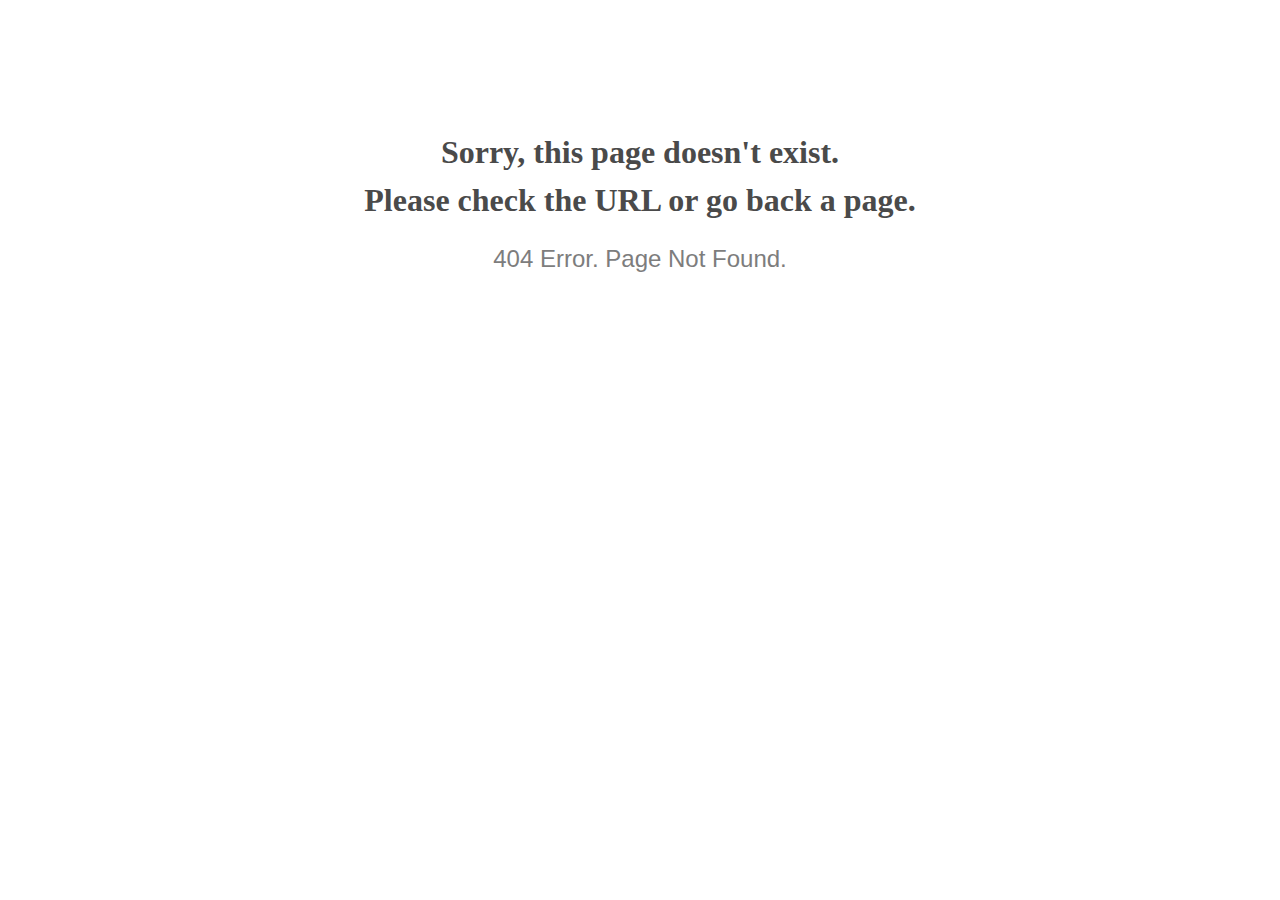
<file: css/owl.video.play.html>
<!doctype html>
<html lang="en">
<head>
  <meta charset="utf-8">
  <meta http-equiv="x-ua-compatible" content="ie=edge">
  <title>404 Error</title>
  <meta name="viewport" content="width=device-width, initial-scale=1">
  <style>
    @media screen and (max-width:500px) {
      body { font-size: .6em; } 
    }
  </style>
</head>

<body style="text-align: center;">

  <h1 style="font-family: Georgia, serif; color: #4a4a4a; margin-top: 4em; line-height: 1.5;">
    Sorry, this page doesn't exist.<br>Please check the URL or go back a page.
  </h1>
  
  <h2 style="  font-family: Verdana, sans-serif; color: #7d7d7d; font-weight: 300;">
    404 Error. Page Not Found.
  </h2>
  
</body>

</html>
</file>
<file: css/responsive.css>
/* Spring - Software, App, Saas & Product Showcase Landing HTML5 Template */

@media only screen and (max-width: 1700px){
	.page-wrapper{
		overflow:hidden;	
	}
}

@media only screen and (max-width: 1340px){
	.page-wrapper{
		overflow:hidden;	
	}
	
	.main-header .main-box{
		padding:0px;
	}
}

@media only screen and (max-width: 1140px){
	
	.main-header{
		margin:0px !important;
		top:0px;
	}
	
	.main-header .main-box{
		padding:0px;
		top:0px;	
	}
	
	.main-header .main-box:after,
	.main-header.fixed-header .main-box:after{
		opacity:1;	
	}
	
	.main-header .nav-outer .other-links{
		display:none;	
	}
	
	.main-menu .navigation > li{
		margin:0px 0px 0px 30px;
	}
	
	.banner-four:before,
	.clients-section:before,
	.clients-section:after{
		display:none;	
	}
	
	.banner-three,
	.banner-four{
		padding:180px 0px 100px;	
	}
	
	.banner-four .text-column .inner{
		padding-top:30px;	
	}
	
	.banner-three .image-layer{
		display:none;	
	}
	
	.banner-three .text-column{
		text-align:center;	
	}
	
	.banner-three .text-column .links-box a{
		margin:0px 10px 20px;	
	}
	
	.sidebar{
		padding-left:0px;	
	}
	
	.banner-one{
		padding:180px 0px 70px;	
	}
	
	.banner-two .text-column .inner{
		padding-top:0px;	
	}
	
	.call-to-action .text-column,
	.call-to-action .links-column .inner{
		text-align:center;
		padding-top:0px;
	}
	
	.call-to-action .links-column .inner .theme-btn{
		margin:0px 10px 20px;	
	}
	
	.features-section-two .features-container{
		padding:70px 40px 0px;	
	}
	
	.features-section-two .features-column .inner{
		margin-left:0px;	
	}
	
	.footer-style-two .outer-box:before,
	.footer-style-two .outer-box:after{
		display:none;	
	}
	
	.plans-section{
		background-image:none;	
	}
	
}

@media only screen and (min-width: 768px){
	.main-menu .navigation > li > ul,
	.main-menu .navigation > li > ul > li > ul{
		display:block !important;
		visibility:hidden;
		opacity:0;
	}
}

@media only screen and (max-width: 1023px){
	
	.main-header .main-box{
		top:0px;	
	}
	
	.main-header .main-box .logo-box {
		position:relative;
		left:0px;
		top:0px;
		right:0px;
		bottom:0px;
		max-width:150px;
		margin:0px;
		text-align:left;
		z-index:15;
	}
	
	.main-menu .navigation > li{
		margin:0px 0px 0px 20px;
	}
	
	.main-menu .navigation > li > a{
		text-transform:capitalize;
		font-size:16px;	
	}
	
	.banner-one,
	.banner-two,
	.banner-four{
		padding:180px 0px 70px;	
	}
	
	.banner-one .image-column,
	.banner-two .image-column,
	.banner-four .image-column{
		display:none;	
	}
	
	.banner-one .text-column,
	.banner-two .text-column,
	.banner-four .text-column{
		text-align:center;	
	}
	
	.banner-one .text-column .inner,
	.banner-four .text-column .inner{
		padding-top:0px;	
	}
	
	.banner-four .text-column .theme-btn{
		margin:0px 10px 20px;	
	}
	
	.products-section .services-outer{
		border:none;
		margin:0px -15px;	
	}
	
	.service-style-one{
		padding:0px 15px;
		margin-bottom:30px;	
	}
	
	.service-style-one .inner-box{
		border:1px solid #deeefc !important;
		border-radius:3px;
		text-align:center;	
	}
	
	.service-style-one .inner-box .link-box{
		text-align:center;	
	}
	
	.features-section .carousel-column .inner{
		padding:0px;	
	}
	
	.feature-block-one{
		margin-bottom:50px;	
	}
	
	.feature-block-one .inner-box{
		 max-width:480px;
		 margin:0 auto;
		 padding:0px;
		 text-align:center;
	}
	
	.contact-section:before,
	.contact-section .image-column{
		display:none;	
	}
	
	.specific-feature .text-column .inner{
		padding-top:0px;	
	}
	
	.specific-feature .text-column h2,
	.sec-title h2,
	.sec-title-two h2,
	.sec-title-three h2,
	.features-section-two .text-column h2{
		font-size:24px;
		font-weight:500;	
	}
	
	.key-feature .text-column .inner,
	.key-feature.image-right .text-column .inner,
	.key-feature.image-left .text-column .inner{
		padding-top:0px;
		padding-right:0px;
		padding-left:0px;
		text-align:center;	
	}
	
	.review-tabs .tabs-content .tab .text-column .inner{
		padding-left:0px;	
	}
	
	.footer-style-three .footer-bottom .bottom-column,
	.footer-style-three .footer-bottom .bottom-nav{
		text-align:center;	
	}
	
	.footer-style-three .footer-bottom .bottom-nav li{
		margin:0px 10px 5px;	
	}
	
	.review-tabs .tab-buttons .tab-btn{
		padding:0px 10px 10px;	
	}
	
	.service-style-three .inner-box{
		text-align:center;	
	}
	
	.plans-section .title-column .inner{
		max-width:none;
		padding-top:0px;	
	}
	
	.call-to-action-two .text-column{
		text-align:center;	
	}
	
	.call-to-action-two .text-column h3{
		font-style:normal;	
	}
	
	.call-to-action-two .links-column .inner{
		padding:0px;
		text-align:center;	
	}
	
	.testimonials-carousel-one .info-column .inner{
		text-align:left;
		padding:40px 0px 20px;	
	}
	
}


@media only screen and (max-width: 767px){
	
	.main-header{
		position:fixed;
		background:#ffffff;	
	}
	
	.main-header.header-style-two{
		position:fixed;
		background:#3b566e;	
	}
	
	.main-header .main-box,
	.main-header.fixed-header .main-box{
		position:relative;
		top:0px;
		padding:0px;
		background:none !important;	
	}
	
	.main-header .main-box:after,
	.main-header.fixed-header .main-box:after{
		opacity:1;	
	}
	
	.page-title{
		padding:190px 0px 100px;	
	}
	
	.page-title h1{
		font-size:32px;	
	}
	
	.main-header .nav-outer{
		width:100%;
		z-index:12;
	}
	
	.main-header .main-menu{
		padding-top:0px;
		width:100%;
		margin:0px;
	}
	
	.main-menu .collapse {
	   max-height:300px;
		overflow:auto;
		float:none;
		width:100%;
		padding:10px 0px 0px;
		border:none;
		margin:0px;
		-ms-border-radius:0px;
		-moz-border-radius:0px;
		-webkit-border-radius:0px;
		-o-border-radius:0px;
		border-radius:0px;
   }
   
	.main-menu .collapse.in,
	.main-menu .collapsing{
		padding:0px 0px 0px;
		border:none;
		overflow:auto;
		margin:0px 0px 15px;
		-ms-border-radius:0px;
		-moz-border-radius:0px;
		-webkit-border-radius:0px;
		-o-border-radius:0px;
		border-radius:0px;	
	}
	
	
	.main-menu .navbar-header{
		position:relative;
		float:none;
		display:block;
		text-align:right;
		padding:10px 0px 15px;
		right:0px;
		z-index:12;
		margin-top:-65px;	
	}
	
	.main-menu .navbar-header .navbar-toggle{
		display:inline-block;
		z-index:7;
		border:1px solid #1f8ceb;
		float:none;
		margin:0px 0px 0px 0px;
		border-radius:0px;
		background:#1f8ceb;
	}
	
	.main-menu .navbar-header .navbar-toggle .icon-bar{
		background:#ffffff;	
	}
	
	.main-menu .navbar-collapse > .navigation{
		float:none !important;
		margin:0px !important;
		width:100% !important;
		border-radius:0px;
		background:#3b566e;
		border:1px solid #ffffff;
		border-top:none;
	}
	
	.main-menu .navbar-collapse > .navigation > li{
		margin:0px !important;
		float:none !important;
		width:100%;
	}
	
	.main-menu .navigation > li > a,
	.main-menu .navigation > li > ul:before{
		border:none;	
	}
	
	.main-menu .navbar-collapse > .navigation > li > a{
		padding:10px 10px !important;
		border:none !important;
	}
	
	.main-menu .navigation li.dropdown > a:after,
	.main-menu .navigation > li.dropdown > a:before,
	.main-menu .navigation > li > ul > li > a::before,
	.main-menu .navigation > li > a::before,
	.main-menu .navigation > li > ul > li > a::before,
	.main-menu .navigation > li > ul > li > ul > li > a::before{
		display:none !important;
	}
	
	.main-menu .navbar-collapse > .navigation > li > ul,
	.main-menu .navbar-collapse > .navigation > li > ul > li > ul{
		position:relative;
		border:none;
		float:none;
		visibility:visible;
		opacity:1;
		display:none;
		margin:0px;
		left:auto !important;
		right:auto !important;
		top:auto !important;
		width:100%;
		background:#3b566e;
		-webkit-border-radius:0px;
		-ms-border-radius:0px;
		-o-border-radius:0px;
		-moz-border-radius:0px;
		border-radius:0px;
		transition:none !important;
		-webkit-transition:none !important;
		-ms-transition:none !important;
		-o-transition:none !important;
		-moz-transition:none !important;
	}
		
	.main-menu .navbar-collapse > .navigation > li > ul,
	.main-menu .navbar-collapse > .navigation > li > ul > li > ul{
		border-top:1px solid rgba(255,255,255,1) !important;	
	}
	
	.main-menu .navbar-collapse > .navigation > li,
	.main-menu .navbar-collapse > .navigation > li > ul > li,
	.main-menu .navbar-collapse > .navigation > li > ul > li > ul > li{
		border-top:1px solid rgba(255,255,255,1) !important;
		opacity:1 !important;
		top:0px !important;
		left:0px !important;
		visibility:visible !important;
	}
	
	.main-menu .navbar-collapse > .navigation > li:first-child{
		border:none;	
	}
	
	.main-menu .navbar-collapse > .navigation > li > a,
	.main-menu .navbar-collapse > .navigation > li > ul > li > a,
	.main-menu .navbar-collapse > .navigation > li > ul > li > ul > li > a{
		padding:10px 10px !important;
		line-height:22px;
		color:#ffffff;
		font-size:16px;
		background:#3b566e;
		text-align:left;
	}
	
	.main-menu .navbar-collapse > .navigation > li > a:hover,
	.main-menu .navbar-collapse > .navigation > li > a:active,
	.main-menu .navbar-collapse > .navigation > li > a:focus{
		background:#3b566e;
	}
	
	.main-menu .navbar-collapse > .navigation > li:hover > a,
	.main-menu .navbar-collapse > .navigation > li > ul > li:hover > a,
	.main-menu .navbar-collapse > .navigation > li > ul > li > ul > li:hover > a,
	.main-menu .navbar-collapse > .navigation > li.current > a,
	.main-menu .navbar-collapse > .navigation > li.current-menu-item > a{
		background:#3b566e;
		color:#ffffff !important;
	}
	
	.main-menu .navbar-collapse > .navigation li.dropdown .dropdown-btn{
		display:block;
	}
	
	.main-menu .navbar-collapse > .navigation li.dropdown:after,
	.main-menu .navigation > li > ul:before{
		display:none !important;	
	}
	
	.comments-area .reply-comment,
	.news-style-one blockquote{
		margin-left:0px;	
	}
	
	.sec-title{
		text-align:center;	
	}
	
	.features-section-two .features-column .inner:before,
	.features-section-two .features-column .inner:after{
		display:none;	
	}
	
	.feature-block-two{
		margin-bottom:50px;	
	}
	
	.features-section-two .features-container{
		padding-top:50px;	
	}
	
	.footer-style-two .footer-upper .copyright{
		padding-top:0px;	
	}
	
	.feature-block-two .inner-box,
	.feature-block-two .inner-box .text,
	.service-style-two .inner-box{
		text-align:center;	
	}
	
	.what-we-offer .text-column h2:before{
		display:none;	
	}
	
	.what-we-offer .text-column h2{
		padding-bottom:0px;	
	}
	
	.what-we-offer .text-column{
		text-align:center;	
	}
	
	.what-we-offer .text-column .inner{
		padding:0px;	
	}
	
	.review-tabs .tab-buttons .tab-btn{
		padding:10px 20px;
		margin:0px 2.5% 20px;
		width:44%;
		float:none;
		display:inline-block;
		border:1px solid #e0e0e0;	
	}
	
	.review-tabs .tab-buttons .active-btn{
		color:#ffffff;
		background:#3b566e;
		border-color:#3b566e;	
	}
	
	.review-tabs .tab-buttons{
		border:none;
	}
	
	.review-tabs .buttons-box{
		margin-bottom:30px;	
	}
	
	.review-tabs .tabs-content .tab .image-column,
	.review-tabs .tabs-content .tab .text-column{
		text-align:center;	
	}
}

@media only screen and (max-width: 599px){
	
	.comments-area .comment .comment-inner{
		padding-left:0px;	
	}
	
	.comments-area .comment .author-thumb{
		position:relative;
		left:0px;
		top:0px;
		margin-bottom:20px;	
	}
	
	.comments-area .comment a.reply{
		position:relative;	
	}
	
	.sidebar-page-container .post-options .share-options{
		width:100%;	
	}
	
	.sidebar-page-container .post-options .next-option{
		width:100%;
		padding-top:20px;
	}
	
	.testimonials-carousel-one .text-column .text{
		font-size:20px;	
	}
	
	.banner-one .text-column h2,
	.banner-two .text-column h2,
	.banner-three .text-column h2,
	.banner-four .text-column h2{
		font-size:30px;	
	}
	
	.testimonial-style-two .slide-item .inner{
		padding:30px 20px;
		background-position:-20px 104%;	
	}
	
	.review-tabs .tab-buttons .tab-btn{
		width:100%;
		margin:0px 0px 20px;	
	}
	
	.key-feature .image-column .inner{
		min-height:0px;	
	}
	
	.sec-title-three h2 br,
	.sec-title-three h2 br,
	.sec-title-three h2 br{
		display:none;	
	}
}

@media only screen and (max-width: 479px) {
	
}
</file>
<file: css/style.css>
/* Spring - Software, App, Saas & Product Showcase Landing HTML5 Template */

/************ TABLE OF CONTENTS ***************
1. Fonts
2. Reset
3. Global
4. Main Header / Style One / Style Two
5. Main Banner / One / Two / Three / Four
6. What We Offer
7. Features Section
8. Services Section
9. Products Section
10. Inventory Section
11. Blog Section
12. Testimonials One
13. Contact Section
14. Main Footer / Style One / Style Two / Style Three
15. Specific Features
16. Clients Section
17. Testimonials Two
18. Sponsors Section
19. Call To Action
20. Features Section Two
21. Specific Features
22. Overview Section
23. Download App 
24. Invoice Section
25. Pricing Section
26. Call To Actions Two
27. Page Title
28. Sidebar Page Container
29. Sidebar
30. Sidebar Widgets
31. Blog Grid View
32. BLog Details
33. Comments Area
34. Comment Form
35. Styled Pagination
36. Responsive.css

**********************************************/

@import url('https://fonts.googleapis.com/css?family=Heebo:300,400,500,700,800,900');

/*
font-family: 'Heebo', sans-serif;
*/

@import url('font-awesome.css');
@import url('themify-icons.css');
@import url('linear-icons.css');
@import url('animate.css');
@import url('owl.css');
@import url('jquery.fancybox.css');

/*** 

====================================================================
	Reset
====================================================================

 ***/
* {
	margin:0px;
	padding:0px;
	border:none;
	outline:none;
}

/*** 

====================================================================
	Global Settings
====================================================================

 ***/

body {
	font-family: 'Heebo', sans-serif;
	font-size:18px;
	color:#6f8ba4;
	line-height:1.6em;
	font-weight:400;
	background:#ffffff;
	-webkit-font-smoothing: antialiased;
	-moz-font-smoothing: antialiased;
}

a{
	text-decoration:none;
	cursor:pointer;
	color:#1f8ceb;
}

a:hover,a:focus,a:visited{
	text-decoration:none;
	outline:none;
}

h1,h2,h3,h4,h5,h6 {
	position:relative;
	font-family: 'Heebo', sans-serif;
	font-weight:400;
	margin:0px;
	background:none;
	line-height:1.4em;
}

input,button,select,textarea{
	font-family: 'Heebo', sans-serif;
}

textarea{
	overflow:hidden;
}

p{
	position:relative;
	line-height:1.6em;	
}

.strike-through{
	text-decoration:line-through;	
}

.auto-container{
	position:static;
	max-width:1200px;
	padding:0px 15px;
	margin:0 auto;
}

.medium-container{
	max-width:850px;
}

.page-wrapper{
	position:relative;
	margin:0 auto;
	width:100%;
	min-width:300px;
	
}

ul,li{
	list-style:none;
	padding:0px;
	margin:0px;	
}

.theme-btn{
	display:inline-block;
	transition:all 0.3s ease;
	-moz-transition:all 0.3s ease;
	-webkit-transition:all 0.3s ease;
	-ms-transition:all 0.3s ease;
	-o-transition:all 0.3s ease;
}

.centered{
	text-align:center;	
}

.anim-3,.anim-3-all *{
	transition:all 0.3s ease;
	-moz-transition:all 0.3s ease;
	-webkit-transition:all 0.3s ease;
	-ms-transition:all 0.3s ease;
	-o-transition:all 0.3s ease;	
}

.anim-5,.anim-5-all *{
	transition:all 0.5s ease;
	-moz-transition:all 0.5s ease;
	-webkit-transition:all 0.5s ease;
	-ms-transition:all 0.5s ease;
	-o-transition:all 0.5s ease;	
}

.anim-7,.anim-7-all *{
	transition:all 0.7s ease;
	-moz-transition:all 0.7s ease;
	-webkit-transition:all 0.7s ease;
	-ms-transition:all 0.7s ease;
	-o-transition:all 0.7s ease;	
}

.btn-style-one{
	position:relative;
	padding:12px 45px;
	line-height:26px;
	background:#1f8ceb;
	font-size:16px;
	font-weight:400;
	color:#ffffff;
	text-transform:capitalize;
	text-align:center;
	font-family: 'Heebo', sans-serif;
	border-radius:4px;
}

.btn-style-one:hover{
	color:#ffffff;
	background:#3b566e;
}

.btn-style-two{
	position:relative;
	padding:10px 32px;
	line-height:28px;
	background:#f4f9fe;
	font-size:16px;
	font-weight:400;
	border:1px solid #1f8ceb;
	color:#3b566e;
	text-transform:uppercase;
	text-align:center;
	font-family: 'Heebo', sans-serif;
	border-radius:4px;
}

.btn-style-two .icon{
	position:relative;
	font-size:14px;
	vertical-align:middle;
	padding-left:10px;	
}

.btn-style-two:hover{
	color:#ffffff;
	background:#1f8ceb;
}

.btn-style-three{
	position:relative;
	line-height:24px;
	background:#f4f9fe;
	font-size:14px;
	font-weight:500;
	color:#466077;
	text-transform:uppercase;
	font-family: 'Heebo', sans-serif;
}

.btn-style-three.lightbox-image .icon{
	position:relative;
	display:inline-block;
	font-size:9px;
	vertical-align:middle;
	width:18px;
	height:18px;
	font-weight:700;
	line-height:16px;
	border:1px solid;
	border-radius:50%;
	text-align:center;
	padding-left:1px;
	margin-left:10px;	
}

.btn-style-three:hover{
	color:#1f8ceb;
}

.btn-style-four{
	position:relative;
	padding:10px 32px;
	line-height:28px;
	background:none;
	font-size:16px;
	font-weight:400;
	border:1px solid #466077;
	color:#3b566e;
	text-transform:uppercase;
	text-align:center;
	font-family: 'Heebo', sans-serif;
	border-radius:4px;
}

.btn-style-four .icon{
	position:relative;
	font-size:14px;
	vertical-align:middle;
	padding-left:10px;	
}

.btn-style-four:hover{
	color:#ffffff;
	background:#466077;
}

.btn-style-five{
	position:relative;
	padding:12px 45px;
	line-height:26px;
	background:#1fd1eb;
	font-size:16px;
	font-weight:400;
	color:#ffffff;
	text-transform:capitalize;
	text-align:center;
	font-family: 'Heebo', sans-serif;
	border-radius:4px;
}

.btn-style-five:hover{
	color:#ffffff;
	background:#3b566e;
}

.btn-style-six{
	position:relative;
	padding:11px 30px 9px;
	line-height:30px;
	background:#3c9bee;
	font-size:14px;
	font-weight:400;
	color:#ffffff;
	letter-spacing:0.03em;
	text-transform:uppercase;
	text-align:center;
	font-family: 'Heebo', sans-serif;
	border-radius:3px;
	-webkit-box-shadow:0px 0px 1px 0px rgba(0,0,0,0.90);
	-ms-box-shadow:0px 0px 1px 0px rgba(0,0,0,0.90);
	-o-box-shadow:0px 0px 1px 0px rgba(0,0,0,0.90);
	-moz-box-shadow:0px 0px 1px 0px rgba(0,0,0,0.90);
	box-shadow:0px 0px 1px 0px rgba(0,0,0,0.90);
}

.btn-style-six .icon{
	position:relative;
	font-size:14px;
	vertical-align:middle;
	padding-right:10px;	
}

.btn-style-six:hover{
	color:#466077;
	background:#ffffff;
}

.btn-style-seven{
	position:relative;
	padding:11px 32px 9px;
	line-height:28px;
	background:#f4f9fe;
	font-size:14px;
	font-weight:400;
	border:1px solid #aabed0;
	color:#6f8ba4;
	text-transform:uppercase;
	text-align:center;
	font-family: 'Heebo', sans-serif;
	border-radius:4px;
}

.btn-style-seven .icon{
	position:relative;
	font-size:14px;
	vertical-align:middle;
	padding-right:10px;	
}

.btn-style-seven:hover{
	color:#ffffff;
	background:#1f8ceb;
}

.btn-style-eight{
	position:relative;
	padding:11px 32px 9px;
	line-height:28px;
	background:#ffffff;
	font-size:14px;
	font-weight:400;
	border:1px solid #aabed0;
	color:#6f8ba4;
	text-transform:uppercase;
	text-align:center;
	font-family: 'Heebo', sans-serif;
	border-radius:4px;
}

.btn-style-eight .icon{
	position:relative;
	font-size:14px;
	vertical-align:middle;
	padding-right:10px;	
}

.btn-style-eight:hover{
	color:#ffffff;
	background:#1f8ceb;
}

.theme_color{
	color:#1f8ceb;	
}

.no-bg{
	background:none !important;	
}

.light-font{
	font-weight:300;	
}

.regular-font{
	font-weight:400;	
}

.semibold-font{
	font-weight:600;	
}

.bold-font{
	font-weight:700;	
}

img{
	display:inline-block;
	max-width:100%;	
}

.preloader{ position:fixed; left:0px; top:0px; width:100%; height:100%; z-index:999999; background-color:#ffffff; background-position:center center; background-repeat:no-repeat; background-image:url(../images/icons/preloader.svg);}


/*** 

====================================================================
	Scroll To Top style
====================================================================

***/

.scroll-to-top{
	position:fixed;
	bottom:20px;
	right:20px;
	width:60px;
	height:60px;
	color:#ffffff;
	font-size:20px;
	text-transform:uppercase;
	line-height:60px;
	text-align:center;
	z-index:100;
	cursor:pointer;
	background:#222222;
	display:none;
	-webkit-transition:all 300ms ease;
	-ms-transition:all 300ms ease;
	-o-transition:all 300ms ease;
	-moz-transition:all 300ms ease;
	transition:all 300ms ease;		
}

.scroll-to-top:hover{
	color:#ffffff;
	background:#1f8ceb;
}

/*** 

====================================================================
	Main Header style
====================================================================

***/

.main-header{
	position:absolute;
	left:0px;
	top:0px;
	z-index:99;
	width:100%;
	-webkit-transition:all 300ms ease;
	-ms-transition:all 300ms ease;
	-o-transition:all 300ms ease;
	-moz-transition:all 300ms ease;
	transition:all 300ms ease;
}

.main-header .auto-container{
	position:relative;
	max-width:1800px;	
}

.main-header.alternate .auto-container,
.main-header.header-style-two .auto-container{
	max-width:1200px;	
}

.main-header .main-box{
	position:relative;
	left:0px;
	top:30px;
	width:100%;
	padding:0px 50px;
	-webkit-transition:all 300ms ease;
	-ms-transition:all 300ms ease;
	-o-transition:all 300ms ease;
	-moz-transition:all 300ms ease;
	transition:all 300ms ease;
}

.main-header.header-style-two .main-box{
	top:0px;
	background:rgba(255,255,255,0.30);	
}

.main-header .main-box:after{
	content:'';
	position:absolute;
	left:0px;
	top:100%;
	height:0px;
	width:100%;
	opacity:0;
	border-bottom:1px solid rgba(0,0,0,0.10);
	-webkit-transition:all 300ms ease;
	-ms-transition:all 300ms ease;
	-o-transition:all 300ms ease;
	-moz-transition:all 300ms ease;
	transition:all 300ms ease;
		
}

.main-header.fixed-header .main-box:after,
.main-header.header-style-two .main-box:after{
	opacity:1;
}

.main-header.fixed-header .main-box{
	position:fixed;
	top:0px;
	z-index:999;
	opacity:1;
	visibility:visible;
	background-color:#ffffff;
}

.main-header.header-style-two.fixed-header .main-box{
	top:0px;
	background:rgba(0,0,0,0.90);	
}

.main-header .main-box .outer-container{
	position:relative;
}

.main-header .main-box .logo-box{
	/*position:relative;*/
	float:left;
	left:0px;
	padding:15px 0px;
}

.main-header .main-box .logo-box .logo img{
	/*display:inline-block;*/
	/*max-width:100%;*/
	-webkit-transition:all 300ms ease;
	-ms-transition:all 300ms ease;
	-o-transition:all 300ms ease;
	-moz-transition:all 300ms ease;
	transition:all 300ms ease;	
}

.main-header .nav-outer{
	position:relative;
	float:right;
}

.main-header .nav-outer .other-links{
	position:relative;
	float:left;
	padding-top:20px;
	margin-left:50px;
}

.main-header.header-style-two .nav-outer .other-links{
	margin-left:30px;	
}

.main-header .nav-outer .other-links .btn-style-one{
	padding:7px 40px;	
}

.main-header.alternate .nav-outer .other-links .theme-btn{
	text-transform:capitalize;
	padding:7px 32px;
}

.main-header.header-style-two .nav-outer .other-links .theme-btn{
	position:relative;
	text-transform:capitalize;
	color:#ffffff;
	top:7px;
	line-height:18px;
	font-size:16px;
	padding:2px 0px 0px 25px;
	border-left:1px solid #ffffff;
}

.main-header.header-style-two .nav-outer .other-links .theme-btn:hover{
	text-decoration:underline;	
}

.main-menu{
	position:relative;
	float:left;
	-webkit-transition:all 300ms ease;
	-ms-transition:all 300ms ease;
	-o-transition:all 300ms ease;
	-moz-transition:all 300ms ease;
	transition:all 300ms ease;	
}

.main-menu .navbar-collapse{
	padding:0px;	
}

.main-menu .navigation{
	position:relative;
	font-family: 'Heebo', sans-serif;
}

.main-menu .navigation > li{
	position:relative;
	float:left;
	margin:0px 0px 0px 40px;
}

.main-menu .navigation > li > a{
	position:relative;
	display:block;
	color:#51718c;
	line-height:30px;
	text-transform:capitalize;
	letter-spacing:0.01em;
	opacity:1;
	padding:25px 0px;
	font-size:18px;
	font-weight:400;
	transition:all 500ms ease;
	-moz-transition:all 500ms ease;
	-webkit-transition:all 500ms ease;
	-ms-transition:all 500ms ease;
	-o-transition:all 500ms ease;
}

.header-style-two .main-menu .navigation > li > a{
	color:#ffffff;	
}

.main-menu .navigation > li > a:before{
	content:'';
	position:absolute;
	left:0px;
	bottom:20px;
	width:0px;
	border-bottom:2px solid #1f8ceb;
	transition:all 500ms ease;
	-moz-transition:all 500ms ease;
	-webkit-transition:all 500ms ease;
	-ms-transition:all 500ms ease;
	-o-transition:all 500ms ease;	
}

.header-style-two .main-menu .navigation > li > a:before{
	bottom:auto;
	top:0px;
	border-bottom-color:#ffffff;	
}

.main-menu .navigation > li:hover > a,
.main-menu .navigation > li.current > a,
.main-menu .navigation > li.current-menu-item > a{
	color:#1f8ceb;
	opacity:1;
}

.header-style-two .main-menu .navigation > li:hover > a,
.header-style-two .main-menu .navigation > li.current > a,
.header-style-two .main-menu .navigation > li.current-menu-item > a{
	color:#ffffff;
}

.main-menu .navigation > li:hover > a:before,
.main-menu .navigation > li.current > a:before,
.main-menu .navigation > li.current-menu-item > a:before{
	width:22px;
}

.header-style-two .main-menu .navigation > li:hover > a:before,
.header-style-two .main-menu .navigation > li.current > a:before,
.header-style-two .main-menu .navigation > li.current-menu-item > a:before{
	width:100%;
}

.main-menu .navigation > li > ul{
	position:absolute;
	left:0px;
	top:100%;
	width:240px;
	padding:0px;
	z-index:100;
	display:none;
	background:#ffffff;
	border-top:2px solid #1f8ceb;
	-webkit-box-shadow:2px 2px 5px 1px rgba(0,0,0,0.05),-2px 0px 5px 1px rgba(0,0,0,0.05);
	-ms-box-shadow:2px 2px 5px 1px rgba(0,0,0,0.05),-2px 0px 5px 1px rgba(0,0,0,0.05);
	-o-box-shadow:2px 2px 5px 1px rgba(0,0,0,0.05),-2px 0px 5px 1px rgba(0,0,0,0.05);
	-moz-box-shadow:2px 2px 5px 1px rgba(0,0,0,0.05),-2px 0px 5px 1px rgba(0,0,0,0.05);
	box-shadow:2px 2px 5px 1px rgba(0,0,0,0.05),-2px 0px 5px 1px rgba(0,0,0,0.05);
	transition:all 500ms ease;
	-moz-transition:all 500ms ease;
	-webkit-transition:all 500ms ease;
	-ms-transition:all 500ms ease;
	-o-transition:all 500ms ease;
}

.main-menu .navigation > li > ul.from-right{
	left:auto;
	right:100%;	
}

.main-menu .navigation > li > ul > li{
	position:relative;
	width:100%;
	border-bottom:1px solid rgba(0,0,0,0.15);
}

.main-menu .navigation > li > ul > li:last-child{
	border-bottom:none;	
}

.main-menu .navigation > li > ul > li > a{
	position:relative;
	display:block;
	padding:12px 20px;
	line-height:22px;
	font-weight:400;
	font-size:15px;
	text-transform:capitalize;
	color:#222222;
	transition:all 500ms ease;
	-moz-transition:all 500ms ease;
	-webkit-transition:all 500ms ease;
	-ms-transition:all 500ms ease;
	-o-transition:all 500ms ease;
}

.main-menu .navigation > li > ul > li:hover > a{
	background:#3b566e;
	color:#ffffff;	
}

.main-menu .navigation > li > ul > li.dropdown > a:after{
	font-family: 'FontAwesome';
	content: "\f105";
	position:absolute;
	right:10px;
	top:12px;
	width:10px;
	height:20px;
	display:block;
	line-height:20px;
	font-size:16px;
	font-weight:normal;
	text-align:center;
	z-index:5;	
}

.main-menu .navigation > li > ul > li > ul{
	position:absolute;
	left:100%;
	top:20px;
	width:220px;
	padding:0px;
	z-index:100;
	display:none;
	background:#ffffff;
	-webkit-box-shadow:2px 2px 5px 1px rgba(0,0,0,0.05),-2px 0px 5px 1px rgba(0,0,0,0.05);
	-ms-box-shadow:2px 2px 5px 1px rgba(0,0,0,0.05),-2px 0px 5px 1px rgba(0,0,0,0.05);
	-o-box-shadow:2px 2px 5px 1px rgba(0,0,0,0.05),-2px 0px 5px 1px rgba(0,0,0,0.05);
	-moz-box-shadow:2px 2px 5px 1px rgba(0,0,0,0.05),-2px 0px 5px 1px rgba(0,0,0,0.05);
	box-shadow:2px 2px 5px 1px rgba(0,0,0,0.05),-2px 0px 5px 1px rgba(0,0,0,0.05);
}

.main-menu .navigation > li > ul > li > ul > li{
	position:relative;
	width:100%;
	border-bottom:1px solid rgba(0,0,0,0.15);
}

.main-menu .navigation > li > ul > li > ul > li:last-child{
	border-bottom:none;	
}

.main-menu .navigation > li > ul > li  > ul > li > a{
	position:relative;
	display:block;
	padding:12px 20px;
	line-height:22px;
	font-weight:400;
	font-size:13px;
	text-transform:capitalize;
	color:#222222;
	transition:all 500ms ease;
	-moz-transition:all 500ms ease;
	-webkit-transition:all 500ms ease;
	-ms-transition:all 500ms ease;
	-o-transition:all 500ms ease;
}

.main-menu .navigation > li > ul > li  > ul > li > a:hover{
	background:#1f8ceb;
	color:#ffffff;
}

.main-menu .navigation > li.dropdown:hover > ul{
	visibility:visible;
	opacity:1;
	top:100%;	
}

.main-menu .navigation li > ul > li.dropdown:hover > ul{
	visibility:visible;
	opacity:1;
	top:0px;
	transition:all 500ms ease;
	-moz-transition:all 500ms ease;
	-webkit-transition:all 500ms ease;
	-ms-transition:all 500ms ease;
	-o-transition:all 500ms ease;	
}

.main-menu .navbar-collapse > ul li.dropdown .dropdown-btn{
	position:absolute;
	right:10px;
	top:6px;
	width:34px;
	height:30px;
	border:1px solid #ffffff;
	text-align:center;
	font-size:18px;
	line-height:28px;
	color:#3b566e;
	background:#ffffff;
	cursor:pointer;
	z-index:5;
	display:none;
}

/*** 

====================================================================
	Main Banner style
====================================================================

***/

.main-banner{
	position:relative;
	z-index:1;
}

/*Banner One*/
.banner-one{
	position:relative;
	padding:250px 0px 100px;
	background-position:left top;
	background-repeat:no-repeat;
	background-size:cover;	
}

.banner-one .text-column,
.banner-one .image-column{
	margin-bottom:30px;	
}

.banner-one .text-column .inner{
	position:relative;
	padding-top:100px;	
}

.banner-one .text-column h4{
	font-size:18px;
	color:#1f8ceb;
	text-transform:capitalize;
	margin-bottom:30px;	
}

.banner-one .text-column h2{
	font-size:36px;
	font-weight:300;
	color:#3b566e;
	margin-bottom:15px;	
}

.banner-one .text-column p{
	font-size:18px;
	margin-bottom:50px;	
}

/*Banner Two*/
.banner-two{
	position:relative;
	padding:270px 0px;
	background-position:center top;
	background-repeat:no-repeat;
	background-size:cover;	
}

.banner-two:before{
	content:'';
	position:absolute;
	bottom:-300px;
	left:0px;
	width:100%;
	height:437px;
	background:url(../images/background/banner-shape-1.png) left bottom no-repeat;	
}

.banner-two .text-column,
.banner-two .image-column{
	margin-bottom:30px;	
}

.banner-two .text-column .inner{
	position:relative;
	padding-top:40px;	
}

.banner-two .text-column h4{
	font-size:18px;
	color:#1f8ceb;
	text-transform:capitalize;
	margin-bottom:20px;	
}

.banner-two .text-column h2{
	font-size:34px;
	font-weight:400;
	color:#2a2f40;
	margin-bottom:15px;	
}

.banner-two .text-column p{
	font-size:18px;
	margin-bottom:40px;	
}

/*Banner Three*/
.banner-three{
	position:relative;
	padding:340px 0px;
	background-position:center top;
	background-repeat:no-repeat;
	background-size:cover;
	overflow:hidden;
}

.banner-three:before{
	content:'';
	position:absolute;
	bottom:0px;
	left:0px;
	width:100%;
	height:200px;
	background:url(../images/background/banner-shape-2.png) left bottom no-repeat;	
}

.banner-three .image-layer{
	position:absolute;
	right:0px;
	top:0px;
	width:50%;
	left:50%;
	height:100%;
	background-position:right bottom;
	background-repeat:no-repeat;
	background-size:100% auto;
}

.banner-three .text-column{
	position:relative;
}

.banner-three .text-column .inner{
	position:relative;	
}

.banner-three .text-column h4{
	font-size:18px;
	color:#1f8ceb;
	text-transform:capitalize;
	margin-bottom:20px;	
}

.banner-three .text-column h2{
	font-size:34px;
	font-weight:500;
	color:#2a2f40;
	line-height:1.3em;
	margin-bottom:15px;	
}

.banner-three .text-column p{
	font-size:18px;
	margin-bottom:40px;	
}

.banner-three .text-column .links-box a{
	position:relative;
	display:inline-block;
	margin-right:30px;
	margin-bottom:20px;	
}

/*Banner Four*/
.banner-four{
	position:relative;
	padding:280px 0px 300px;
	background-color:#f9fcfe;
	background-position:center top;
	background-repeat:no-repeat;
	background-size:cover;
	overflow:hidden;
}

.banner-four:before{
	content:'';
	position:absolute;
	bottom:0px;
	left:0px;
	width:100%;
	height:250px;
	background:url(../images/background/bg-shape-ten.png) right top no-repeat;	
}

.banner-four .text-column,
.banner-four .image-column{
	margin-bottom:30px;	
}

.banner-four .text-column .inner{
	position:relative;
	padding-top:80px;
	color:#ffffff;	
}

.banner-four .text-column h2{
	font-size:36px;
	font-weight:400;
	margin-bottom:10px;	
}

.banner-four .text-column p{
	font-size:18px;
	font-weight:300;
	margin-bottom:50px;	
}

.banner-four .text-column .theme-btn{
	margin-right:30px;	
}

/*** 

====================================================================
	Heading Styles
====================================================================

***/

.sec-title{
	position:relative;
	margin-bottom:60px;	
}

.sec-title.centered{
	margin-bottom:70px;	
}

.sec-title .icon{
	position:relative;
	line-height:1em;
	font-size:60px;
	margin-bottom:30px;	
}

.sec-title h2{
	position:relative;
	font-size:30px;
	color:#3b566e;
	font-weight:300;
	line-height:1.4em;
}

.sec-title .desc-text{
	position:relative;
	font-size:18px;
	line-height:1.6em;
	font-weight:300;
	padding-top:15px;	
}

.sec-title.centered .desc-text{
	max-width:720px;
	margin:0 auto;	
}

.sec-title-two{
	position:relative;
	margin-bottom:40px;	
}

.sec-title-two.centered{
	margin-bottom:70px;	
}

.sec-title-two h2{
	position:relative;
	font-size:30px;
	color:#3b566e;
	font-weight:400;
	line-height:1.4em;
	padding-bottom:20px;
}

.sec-title-two.alternate h2{
	color:#00000e;
}

.sec-title-two h2:before{
	content:'';
	position:absolute;
	left:0px;
	bottom:0px;
	width:50px;
	border-bottom:3px solid #6db3f1;	
}

.sec-title-two.centered h2:before{
	left:50%;
	margin-left:-25px;	
}

.sec-title-two .desc-text{
	position:relative;
	font-size:18px;
	line-height:1.6em;
	font-weight:300;
	padding-top:30px;	
}

.sec-title-two.centered .desc-text{
	max-width:550px;
	margin:0 auto;	
}

.sec-title-three{
	position:relative;
	margin-bottom:50px;	
}

.sec-title-three.centered{
	margin-bottom:60px;	
}

.sec-title-three h2{
	position:relative;
	font-size:30px;
	color:#3b566e;
	font-weight:300;
	line-height:1.4em;
}

.sec-title-three .desc-text{
	position:relative;
	font-size:18px;
	line-height:1.6em;
	font-weight:300;
	padding-top:20px;	
}

.sec-title-three.centered .desc-text{
	max-width:720px;
	margin:0 auto;	
}

/*** 

====================================================================
	Products Section
====================================================================

***/

.products-section{
	position:relative;
	padding:130px 0px;
}

.products-section .services-outer{
	position:relative;
	border:1px solid #deeefc;
	border-radius:3px;	
}

.service-style-one{
	position:relative;
	padding:0px;
	margin:0px;
}

.service-style-one .inner-box{
	position:relative;
	display:block;
	padding:45px 32px 60px;
	border-right:1px solid #deeefc;
	background:url(../images/background/bg-shape-one.png) left top no-repeat;
}

.services-outer .service-style-one:last-child .inner-box{
	border-right:none;	
}

.service-style-one .inner-box .icon{
	position:relative;
	margin-bottom:30px;
}

.service-style-one .inner-box h3{
	color:#3b566e;
	font-size:18px;
	font-weight:500;
	margin-bottom:15px;
}

.service-style-one .inner-box h3 a{
	color:#3b566e;
}

.service-style-one .inner-box h3 a:hover{
	color:#1f8ceb;
	text-decoration:underline;
}

.service-style-one .inner-box .text{
	font-size:18px;
	font-weight:400;
	margin-bottom:40px;
}

.service-style-one .inner-box .link-box{
	position:relative;
	text-align:right;
}

.service-style-one .inner-box .link-box a{
	color:#6f8ba4;
	font-size:14px;
	text-transform:uppercase;
}

.service-style-one .inner-box .link-box a .icon{
	position:relative;
	vertical-align:middle;
	padding-left:10px;
}

.service-style-one .inner-box .link-box a:hover{
	color:#1f8ceb;
}

/*** 

====================================================================
	Features Section
====================================================================

***/

.features-section{
	position:relative;
	background:#f4f9fe;
	padding:130px 0px 150px;
}

.features-section.alternate{
	background:#ffffff;	
}

.features-section .features-column{
	position:relative;	
}

.features-section .carousel-column{
	position:relative;
	margin-bottom:30px;	
}

.feature-block-one{
	position:relative;
	margin-bottom:30px;
}

.feature-block-one .inner-box{
	position:relative;
	padding-right:30px;
	display:block;
}

.feature-block-one .inner-box .icon{
	position:relative;
	margin-bottom:20px;
}

.feature-block-one .inner-box h3{
	color:#3b566e;
	font-size:18px;
	font-weight:500;
	margin-bottom:12px;
}

.feature-block-one .inner-box h3 a{
	color:#3b566e;
}

.feature-block-one .inner-box h3 a:hover{
	color:#1f8ceb;
}

.feature-block-one .inner-box .text{
	font-size:18px;
	font-weight:400;
}

.features-section .carousel-column .inner{
	position:relative;
	padding-left:70px;	
}

.features-section .carousel-column .inner:before{
	content:'';
	position:absolute;
	right:-130px;
	top:-110px;
	width:290px;
	height:290px;
	background:url(../images/background/bg-shape-two.png) center center no-repeat;	
}

.features-section.alternate .carousel-column .inner:before{
	background:url(../images/background/bg-shape-three.png) center center no-repeat;	
}

.image-carousel-one{
	position:relative;
	-webkit-box-shadow:3px 3px 15px 0px rgba(0,0,0,0.15);
	-ms-box-shadow:3px 3px 15px 0px rgba(0,0,0,0.15);
	-o-box-shadow:3px 3px 15px 0px rgba(0,0,0,0.15);
	-moz-box-shadow:3px 3px 15px 0px rgba(0,0,0,0.15);
	box-shadow:3px 3px 15px 0px rgba(0,0,0,0.15);
}

.image-carousel-one img{
	display:block;
	border-radius:4px;	
}

.image-carousel-one .owl-nav{
	display:none;	
}

.image-carousel-one .owl-dots{
	position:absolute;
	left:0px;
	bottom:-80px;
	width:100%;
	text-align:center;	
}

.image-carousel-one .owl-dots .owl-dot{
	position:relative;
	display:inline-block;
	margin:0px 5px;	
}

.image-carousel-one .owl-dots .owl-dot span{
	position:relative;
	display:block;
	width:16px;
	height:16px;
	border:2px solid #1f8ceb;
	border-radius:50%;
	transition:all 500ms ease;
	-moz-transition:all 500ms ease;
	-webkit-transition:all 500ms ease;
	-ms-transition:all 500ms ease;
	-o-transition:all 500ms ease;
	-webkit-transform:scale(0.7);
	-ms-transform:scale(0.7);
	-o-transform:scale(0.7);
	-moz-transform:scale(0.7);
	transform:scale(0.7);		
}

.image-carousel-one .owl-dots .owl-dot.active span{
	-webkit-transform:scale(1);	
	-ms-transform:scale(1);	
	-o-transform:scale(1);	
	-moz-transform:scale(1);	
	transform:scale(1);	
}

/*** 

====================================================================
	Inventory Section
====================================================================

***/

.inventory-section{
	position:relative;
	background:#f4f9fe;
	padding:130px 0px 170px;
}

.inventory-section .sec-title{
	margin-bottom:32px;	
}

.inventory-section .content-box{
	position:relative;
	max-width:610px;
	margin:0 auto;	
}

.inventory-section .content-box:before{
	content:'';
	position:absolute;
	left:-130px;
	bottom:-110px;
	width:290px;
	height:290px;
	background:url(../images/background/bg-shape-two.png) center center no-repeat;	
}

.inventory-section .content-box:after{
	content:'';
	position:absolute;
	right:-130px;
	top:-110px;
	width:290px;
	height:290px;
	background:url(../images/background/bg-shape-two.png) center center no-repeat;	
}

.inventory-tabs{
	position:relative;
	z-index:5;	
}

.inventory-tabs .tab-buttons{
	position:relative;
	text-align:center;
	font-size:16px;
	margin-bottom:25px;
}

.inventory-tabs .tab-buttons .tab-btn{
	position:relative;
	color:#51718c;
	display:inline-block;
	text-transform:capitalize;
	line-height:24px;
	margin:0px 10px;
	cursor:pointer;
}

.inventory-tabs .tab-buttons .active-btn{
	color:#1f8ceb;	
}

.inventory-tabs .tabs-content{
	position:relative;	
}

.inventory-tabs .tabs-content .tab{
	position:relative;
	opacity:0;
	visibility:hidden;
	height:0;
	overflow:hidden;
	transition:opacity 300ms ease;
	-moz-transition:opacity 300ms ease;
	-webkit-transition:opacity 300ms ease;
	-ms-transition:opacity 300ms ease;
	-o-transition:opacity 300ms ease;
}

.inventory-tabs .tabs-content .active-tab{
	position:relative;
	opacity:1;
	visibility:visible;
	height:auto;
	overflow:visible;
}

/*** 

====================================================================
	Testimonials Section
====================================================================

***/

.testimonials-section{
	position:relative;
	background:#ffffff;
	padding:130px 0px 170px;
	border-bottom:1px solid rgba(31,140,235,0.30);
	overflow:hidden;
}

.testimonials-section .outer-container{
	position:relative;	
}

.testimonials-section .outer-container:before{
	content:'';
	position:absolute;
	right:-230px;
	bottom:-160px;
	width:660px;
	height:670px;
	background:url(../images/background/bg-shape-four.png) center right no-repeat;	
}

.testimonials-carousel-one{
	position:relative;	
}

.testimonials-carousel-one .text-column{
	position:relative;	
}

.testimonials-carousel-one .text-column .inner{
	position:relative;
}

.testimonials-carousel-one .text-column .text{
	font-size:30px;
	font-weight:300;
	line-height:1.4em;
	color:#3b566e;
	font-style:italic;	
}

.testimonials-carousel-one .info-column .inner{
	position:relative;
	padding-top:25px;
	text-align:right;
}

.testimonials-carousel-one .info-column .info{
	position:relative;
	text-align:left;
	display:inline-block;
	min-height:66px;
	padding-top:10px;
	padding-left:96px;
	font-size:14px;
	color:#6f8ba4;
}

.testimonials-carousel-one .info-column .info h4{
	font-size:17px;
	color:#3b566e;	
}

.testimonials-carousel-one .info-column .info .thumb{
	position:absolute;
	left:0px;
	top:0px;
	width:66px;
	height:66px;
	border:1px solid #1f8ceb;	
}

.testimonials-carousel-one .owl-nav{
	display:none;	
}

.testimonials-carousel-one .owl-dots{
	position:absolute;
	left:0px;
	bottom:-60px;
	width:100%;
}

.testimonials-carousel-one .owl-dots .owl-dot{
	position:relative;
	display:inline-block;
	margin:0px 10px 0px 0px;	
}

.testimonials-carousel-one .owl-dots .owl-dot span{
	position:relative;
	display:block;
	width:16px;
	height:16px;
	border:2px solid #1f8ceb;
	border-radius:50%;
	transition:all 500ms ease;
	-moz-transition:all 500ms ease;
	-webkit-transition:all 500ms ease;
	-ms-transition:all 500ms ease;
	-o-transition:all 500ms ease;
	-webkit-transform:scale(0.7);
	-ms-transform:scale(0.7);
	-o-transform:scale(0.7);
	-moz-transform:scale(0.7);
	transform:scale(0.7);		
}

.testimonials-carousel-one .owl-dots .owl-dot.active span{
	-webkit-transform:scale(1);	
	-ms-transform:scale(1);	
	-o-transform:scale(1);	
	-moz-transform:scale(1);	
	transform:scale(1);	
}

/*** 

====================================================================
	Contact Section
====================================================================

***/

.contact-section{
	position:relative;
	background:#ffffff;
	padding:130px 0px 100px;
}

.contact-section:before{
	content:'';
	position:absolute;
	left:0px;
	margin-left:-40px;
	top:0px;
	width:50%;
	height:100%;
	background:url(../images/background/bg-shape-five.png) right center no-repeat;
		
}

.contact-section .sec-title{
	margin-bottom:40px;	
}

.contact-section .image-column{
	position:relative;	
}

.contact-section .image-column .inner{
	position:relative;
	margin-top:170px;
}

.contact-section .image-column .inner img{
	/*max-width:none;*/
	position:absolute;
	right:40px;
	top:0px;	
}

.contact-section .form-column{
	position:relative;	
}

/*** 

====================================================================
	Default Form Style
====================================================================

***/

.default-form .form-group{
	position:relative;
	margin-bottom:30px;	
}

.default-form .form-group .field-label{
	display:block;
	line-height:24px;
	text-transform:uppercase;
	margin-bottom:10px;
	color:#232323;
	font-weight:500;
	font-size:13px;
}

.default-form .form-group .field-label sup{
	color:#ff0000;
	font-size:14px;
}

.default-form input[type="text"],
.default-form input[type="email"],
.default-form input[type="password"],
.default-form select,
.default-form textarea{
	display:block;
	width:100%;
	line-height:28px;
	height:50px;
	font-size:16px;
	border:1px solid rgba(31,140,235,0.50);
	padding:10px 25px;	
	background:none;
	color:#6f8ba4;
	border-radius:4px;
	transition:all 500ms ease;
	-webkit-transition:all 500ms ease;
	-ms-transition:all 500ms ease;
	-o-transition:all 500ms ease;	
}

.default-form .form-group input::-webkit-input-placeholder{
	color:#6f8ba4;
}

.default-form select{
	cursor:pointer;
	-moz-appearance:none;
	-webkit-appearance:none;
	-ms-appearance:none;
	-o-appearance:none;
	background:#ffffff url(../images/icons/icon-select.png) right center no-repeat;
}

.default-form textarea{
	height:160px;
	resize:none;	
}

.default-form select option{
	text-indent:25px;	
}

.default-form input:focus,
.default-form select:focus,
.default-form textarea:focus{
	border-color:#1f8ceb;
}

.default-form input.error,
.default-form select.error,
.default-form textarea.error{
	border-color:#ff0000 !important;	
}

.default-form label.error{
	display:none;
	line-height:24px;
	padding:5px 0px 0px;
	margin:0px;
	text-transform:uppercase;
	font-size:11px;
	color:#ff0000;
	font-weight:500;	
}


/*** 

====================================================================
	Footer Style One
====================================================================

***/

.footer-style-one{
	position:relative;
	background:#ecf4f9;
	font-size:16px;
}

.footer-style-one.dark-version{
	background:#202631;
	color:#6f8ba4;	
}

.footer-style-one .footer-upper{
	position:relative;
	padding:100px 0px 70px;
}

.footer-style-one .footer-upper .footer-column{
	position:relative;
	margin-bottom:30px;	
}

.footer-style-one .footer-upper .footer-widget{
	position:relative;
}

.footer-style-one .footer-upper h3{
	position:relative;
	font-size:20px;
	font-weight:400;
	text-transform:capitalize;
	color:#1f8ceb;
	margin-bottom:20px;
}

.footer-style-one.dark-version .footer-upper h3{
	color:#ffffff;	
}

.footer-style-one .footer-upper .copyright{
	position:relative;
	font-size:16px;
	font-weight:300;
}

.footer-style-one .social-links{
	position:relative;	
}

.footer-style-one .social-links li{
	position:relative;
	float:left;
	margin-right:20px;
}

.footer-style-one .social-links li a{
	position:relative;
	display:block;
	color:#6f8ba4;
	transition:all 0.3s ease;
	-moz-transition:all 0.3s ease;
	-webkit-transition:all 0.3s ease;
	-ms-transition:all 0.3s ease;
	-o-transition:all 0.3s ease;
}

.footer-style-one .social-links li a:hover{
	color:#1f8ceb;	
}

.footer-style-one.dark-version .social-links li a:hover{
	color:#ffffff;	
}

.footer-style-one .links{
	position:relative;	
}

.footer-style-one .links li{
	position:relative;
	margin-bottom:5px;
}

.footer-style-one .links li:last-child{
	margin-bottom:0px;	
}

.footer-style-one .links li a{
	position:relative;
	display:inline-block;
	line-height:24px;
	color:#6f8ba4;
	transition:all 0.3s ease;
	-moz-transition:all 0.3s ease;
	-webkit-transition:all 0.3s ease;
	-ms-transition:all 0.3s ease;
	-o-transition:all 0.3s ease;
}

.footer-style-one .links li a:hover{
	color:#1f8ceb;	
}

.footer-style-one.dark-version .links li a:hover{
	color:#ffffff;	
}

.footer-style-one .info-widget .text{
	position:relative;
	color:#777777;
	line-height:24px;
}

.footer-style-one.dark-version .info-widget .text{
	color:#6f8ba4;	
}

/***
====================================================================
	Features Section Two
====================================================================

***/

.features-section-two{
	position:relative;
	padding:0px;
	background:#f2f5f8;
}

.features-section-two .features-container{
	position:relative;
	padding:85px 80px 10px;
	background:#ffffff;
	border-radius:4px;
	-webkit-box-shadow:0px 0px 5px 0px rgba(0,0,0,0.10);
	-ms-box-shadow:0px 0px 5px 0px rgba(0,0,0,0.10);
	-o-box-shadow:0px 0px 5px 0px rgba(0,0,0,0.10);
	-moz-box-shadow:0px 0px 5px 0px rgba(0,0,0,0.10);
	box-shadow:0px 0px 5px 0px rgba(0,0,0,0.10);
	z-index:2;	
}

.features-section-two .text-column{
	position:relative;
	margin-bottom:70px;	
}

.features-section-two .text-column h2{
	color:#3b566e;
	font-size:30px;
	margin-bottom:40px;
	padding-bottom:15px;	
}

.features-section-two .text-column h2:before{
	content:'';
	position:absolute;
	left:0px;
	bottom:0px;
	width:50px;
	border-bottom:2px solid #6db3f1;	
}

.features-section-two .text-column .text{
	color:#466077;
	font-weight:300;
	margin-bottom:30px;	
}

.more-link-one{
	position:relative;	
}

.more-link-one a{
	position:relative;
	color:#3b566e;
	font-size:14px;
	font-weight:400;
	text-transform:uppercase;
}

.more-link-one a .icon{
	position:relative;
	margin-left:10px;
	vertical-align:middle;	
}

.more-link-one a:hover{
	color:#1f8ceb;	
}

.features-section-two .features-column{
	position:relative;
}

.features-section-two .features-column .inner{
	position:relative;
	margin-left:70px;
}

.features-section-two .features-column .inner:before{
	content:'';
	position:absolute;
	left:50%;
	top:0px;
	width:1px;
	bottom:80px;
	background:rgba(0,0,0,0.10);
	background:-webkit-linear-gradient(top,rgba(0,0,0,0.0),rgba(0,0,0,0.10),rgba(0,0,0,0.0));
	background:-ms-linear-gradient(top,rgba(0,0,0,0.0),rgba(0,0,0,0.10),rgba(0,0,0,0.0));
	background:-moz-linear-gradient(top,rgba(0,0,0,0.0),rgba(0,0,0,0.10),rgba(0,0,0,0.0));	
}

.features-section-two .features-column .inner:after{
	content:'';
	position:absolute;
	left:0;
	top:50%;
	height:1px;
	width:100%;
	margin-top:-40px;
	background:rgba(0,0,0,0.10);
	background:-webkit-linear-gradient(left,rgba(0,0,0,0.0),rgba(0,0,0,0.10),rgba(0,0,0,0.0));
	background:-ms-linear-gradient(left,rgba(0,0,0,0.0),rgba(0,0,0,0.10),rgba(0,0,0,0.0));
	background:-moz-linear-gradient(left,rgba(0,0,0,0.0),rgba(0,0,0,0.10),rgba(0,0,0,0.0));	
}

.features-section-two .features-column .row{
	margin:0px -40px;	
}

.feature-block-two{
	position:relative;
	padding:0px 40px;
	margin-bottom:80px;
}

.feature-block-two .inner-box{
	position:relative;
	display:block;
}

.feature-block-two .inner-box .icon{
	position:relative;
	margin-bottom:30px;
}

.feature-block-two .inner-box h3{
	color:#3b566e;
	font-size:18px;
	font-weight:500;
	margin-bottom:10px;
}

.feature-block-two .inner-box h3 a{
	color:#3b566e;
}

.feature-block-two .inner-box h3 a:hover{
	color:#1f8ceb;
}

.feature-block-two .inner-box .text{
	font-size:18px;
	color:#466077;
	font-weight:300;
	text-align:justify;
}

/***
====================================================================
	Specific Feature
====================================================================

***/

.specific-feature{
	position:relative;
	padding:130px 0px 100px;
	background:#f2f5f8;
}

.specific-feature.bg-light{
	background:#f9fbfd;
}

.specific-feature .auto-container{
	max-width:1000px;	
}

.specific-feature .row{
	margin:0px -35px;	
}

.specific-feature  .text-column{
	position:relative;
	padding:0px 35px;
	margin-bottom:30px;	
}

.specific-feature  .text-column .inner{
	position:relative;
	display:block;
	padding-top:30px;	
}

.specific-feature .text-column h2{
	color:#3b566e;
	font-size:30px;
	margin-bottom:40px;
	padding-bottom:15px;	
}

.specific-feature .text-column h2:before{
	content:'';
	position:absolute;
	left:0px;
	bottom:0px;
	width:50px;
	border-bottom:3px solid #6db3f1;	
}

.specific-feature .text-column .text{
	color:#466077;
	font-weight:300;
	margin-bottom:40px;	
}

.specific-feature  .image-column{
	position:relative;
	padding:0px 35px;
	margin-bottom:30px;	
}

.specific-feature  .image-column .inner{
	position:relative;
	display:block;	
}

.specific-feature  .image-column .image{
	position:relative;
	display:block;
	width:100%;
	-webkit-box-shadow:0px 0px 15px 0px rgba(0,0,0,0.10);
	-ms-box-shadow:0px 0px 15px 0px rgba(0,0,0,0.10);
	-o-box-shadow:0px 0px 15px 0px rgba(0,0,0,0.10);
	-moz-box-shadow:0px 0px 15px 0px rgba(0,0,0,0.10);
	box-shadow:0px 0px 15px 0px rgba(0,0,0,0.10);
}

.specific-feature  .image-column .image img{
	position:relative;
	display:block;
	width:100%;	
}

/*** 

====================================================================
	Sponsors Section
====================================================================

***/

.sponsors-section{
	position:relative;
	background:#f2f5f8;
	padding:130px 0px 150px;
}

.sponsors-section .auto-container{
	max-width:1220px;	
}

.sponsors-slider-one{
	position:relative;
	margin-bottom:60px;	
}

.sponsors-slider-one li .inner{
	position:relative;
	display:block;
	background:#ffffff;
	margin:10px 10px;
	border-radius:5px;
	-webkit-box-shadow:0px 0px 7px 0px rgba(0,0,0,0.07);
	-ms-box-shadow:0px 0px 7px 0px rgba(0,0,0,0.07);
	-o-box-shadow:0px 0px 7px 0px rgba(0,0,0,0.07);
	-moz-box-shadow:0px 0px 7px 0px rgba(0,0,0,0.07);
	box-shadow:0px 0px 7px 0px rgba(0,0,0,0.07);
}

.sponsors-slider-one li img{
	position:relative;
	display:inline-block;
	width:auto;	
	max-width:100%;
}

.sponsors-slider-one .owl-nav{
	display:none;	
}

.sponsors-slider-one .owl-dots{
	position:absolute;
	left:0px;
	bottom:-70px;
	width:100%;
	text-align:center;	
}

.sponsors-slider-one .owl-dots .owl-dot{
	position:relative;
	display:inline-block;
	margin:0px 5px;	
}

.sponsors-slider-one .owl-dots .owl-dot span{
	position:relative;
	display:block;
	width:14px;
	height:14px;
	border:2px solid #1f8ceb;
	border-radius:50%;
	transition:all 500ms ease;
	-moz-transition:all 500ms ease;
	-webkit-transition:all 500ms ease;
	-ms-transition:all 500ms ease;
	-o-transition:all 500ms ease;
	-webkit-transform:scale(0.7);
	-ms-transform:scale(0.7);
	-o-transform:scale(0.7);
	-moz-transform:scale(0.7);
	transform:scale(0.7);		
}

.sponsors-slider-one .owl-dots .owl-dot.active span{
	background:#1f8ceb;
	-webkit-transform:scale(1);	
	-ms-transform:scale(1);	
	-o-transform:scale(1);	
	-moz-transform:scale(1);	
	transform:scale(1);	
}

/*** 

====================================================================
	Testimonials Section Two
====================================================================

***/

.testimonials-two{
	position:relative;
	background:#f9fcfe;
	padding:130px 0px 190px;
}

.testimonials-two .auto-container{
	position:relative;
	max-width:1220px;	
}

.testimonial-style-two .slide-item{
	position:relative;	
}

.testimonial-style-two .slide-item .inner{
	position:relative;
	padding:40px 40px 40px 45px;
	margin:10px 10px;
	background:#ffffff url(../images/background/bg-shape-six.png) left bottom no-repeat;
	border-radius:5px;
	-webkit-box-shadow:0px 0px 7px 0px rgba(0,0,0,0.07);
	-ms-box-shadow:0px 0px 7px 0px rgba(0,0,0,0.07);
	-o-box-shadow:0px 0px 7px 0px rgba(0,0,0,0.07);
	-moz-box-shadow:0px 0px 7px 0px rgba(0,0,0,0.07);
	box-shadow:0px 0px 7px 0px rgba(0,0,0,0.07);
}

.testimonial-style-two .slide-item .quote-icon{
	position:relative;
	width:40px;
	height:36px;
	background:url(../images/icons/icon-quote-1.png) left top no-repeat;
	margin-bottom:25px;	
}

.testimonial-style-two .slide-item .text{
	color:#466077;
	font-weight:300;
	margin-bottom:45px;	
}

.testimonial-style-two .slide-item .quote-info{
	position:relative;
	padding-left:100px;
	font-size:14px;
	min-height:74px;
	padding-top:10px;
}

.testimonial-style-two .slide-item .quote-info .thumb{
	position:absolute;
	left:0px;
	top:0px;
	width:74px;
	height:74px;
	border:2px solid #ffffff;	
}

.testimonial-style-two .slide-item .quote-info h4{
	font-size:17px;
	color:#3b566e;
	text-transform:capitalize;	
}

.testimonials-two .owl-nav{
	display:none;	
}

.testimonials-two .owl-dots{
	position:absolute;
	left:0px;
	bottom:-60px;
	width:100%;
	text-align:center;	
}

.testimonials-two .owl-dots .owl-dot{
	position:relative;
	display:inline-block;
	margin:0px 5px;	
}

.testimonials-two .owl-dots .owl-dot span{
	position:relative;
	display:block;
	width:14px;
	height:14px;
	border:2px solid #1f8ceb;
	border-radius:50%;
	transition:all 500ms ease;
	-moz-transition:all 500ms ease;
	-webkit-transition:all 500ms ease;
	-ms-transition:all 500ms ease;
	-o-transition:all 500ms ease;
	-webkit-transform:scale(0.7);
	-ms-transform:scale(0.7);
	-o-transform:scale(0.7);
	-moz-transform:scale(0.7);
	transform:scale(0.7);		
}

.testimonials-two .owl-dots .owl-dot.active span{
	background:#1f8ceb;
	-webkit-transform:scale(1);	
	-ms-transform:scale(1);	
	-o-transform:scale(1);	
	-moz-transform:scale(1);	
	transform:scale(1);	
}

/*** 

====================================================================
	Call To Action Section
====================================================================

***/

.call-to-action{
	position:relative;
	background:#f9fbfd url(../images/background/bg-shape-seven.png) 87% 55% no-repeat;
	padding:130px 0px 100px;
}

.call-to-action .text-column{
	position:relative;
	margin-bottom:30px;
}

.call-to-action .text-column .inner{
	position:relative;
	display:block;
}

.call-to-action .text-column h2{
	color:#3b566e;
	font-weight:400;
	font-size:30px;
	line-height:1.4em;
	margin-bottom:25px;	
}

.call-to-action .links-column{
	position:relative;
}

.call-to-action .links-column .inner{
	position:relative;
	display:block;
	text-align:right;
	padding-top:40px;
}

.call-to-action .links-column .inner .theme-btn{
	margin-left:25px;
	margin-bottom:20px;	
}

/*** 

====================================================================
	Footer Style Two
====================================================================

***/

.footer-style-two{
	position:relative;
	background:#e1effa;
	font-size:18px;
}

.footer-style-two .footer-upper{
	position:relative;
}

.footer-style-two .outer-box{
	position:relative;
	padding:120px 0px 90px;
}

.footer-style-two .outer-box:before{
	content:'';
	position:absolute;
	left:0;
	top:0px;
	width:100%;
	height:100%;
	background:url(../images/background/bg-shape-eight.png) 100px top no-repeat;
	z-index:1;	
}

.footer-style-two .outer-box:after{
	content:'';
	position:absolute;
	top:0px;
	right:100%;
	margin-right:-100px;
	width:3000px;
	height:100%;
	background:#ffffff;	
}

.footer-style-two .footer-column{
	position:relative;
	margin-bottom:30px;
	z-index:5;	
}

.footer-style-two .footer-upper .footer-widget{
	position:relative;
}

.footer-style-two .about-widget .text{
	position:relative;
	color:#466077;
	max-width:360px;
	font-weight:300;
}

.footer-style-two .footer-upper h3{
	position:relative;
	font-size:24px;
	font-weight:400;
	text-transform:capitalize;
	color:#3b566e;
	margin-bottom:20px;
}

.footer-style-two .footer-upper .copyright{
	position:relative;
	font-size:16px;
	font-weight:300;
	padding-top:70px;
}

.footer-style-two .links{
	position:relative;	
}

.footer-style-two .links li{
	position:relative;
	margin-bottom:5px;
}

.footer-style-two .links li:last-child{
	margin-bottom:0px;	
}

.footer-style-two .links li a{
	position:relative;
	display:inline-block;
	line-height:24px;
	color:#6f8ba4;
	font-weight:300;
	transition:all 0.3s ease;
	-moz-transition:all 0.3s ease;
	-webkit-transition:all 0.3s ease;
	-ms-transition:all 0.3s ease;
	-o-transition:all 0.3s ease;
}

.footer-style-two .links li a:hover{
	color:#1f8ceb;	
}

.footer-style-two .newsletter-widget h3{
	font-size:20px;
	color:#3b566e;	
}

.footer-style-two .newsletter-widget .form-group{
	position:relative;
	margin:0px;
	max-width:470px;
}

.footer-style-two .newsletter-widget .form-group input[type="text"],
.footer-style-two .newsletter-widget .form-group input[type="email"]{
	position:relative;
	line-height:30px;
	padding:14px 50px 14px 25px;
	border:1px solid #1f8ceb;
	background:#ffffff;
	color:#101010;
	display:block;
	font-size:16px;
	width:100%;
	height:60px;
	border-radius:4px;
	transition:all 500ms ease;
	-moz-transition:all 500ms ease;
	-webkit-transition:all 500ms ease;
	-ms-transition:all 500ms ease;
	-o-transition:all 500ms ease;
}

.footer-style-two .newsletter-widget .form-group input:focus{
	border-color:#1f8ceb;	
}

.footer-style-two .newsletter-widget .form-group button{
	position:absolute;
	right:0px;
	top:0px;
	height:60px;
	width:60px;
	line-height:60px;
	display:block;
	font-size:24px;
	color:#777777;
	background:none;
	font-weight:normal;
}

.footer-style-two .newsletter-widget .form-group input:focus + button,
.footer-style-two .newsletter-widget .form-group button:hover{
	color:#1f8ceb;
}

/***
====================================================================
	What We Offer
====================================================================

***/

.what-we-offer{
	position:relative;
	padding:130px 0px 70px;
	background:#f9fbfd;
}

.what-we-offer .auto-container{
	max-width:1120px;	
}

.what-we-offer .text-column{
	position:relative;
	margin-bottom:50px;	
}

.what-we-offer .text-column .inner{
	padding-right:50px;	
}

.what-we-offer .text-column h2{
	color:#3b566e;
	font-size:30px;
	font-weight:500;
	margin-bottom:25px;
	padding-bottom:16px;
	margin-top:-3px;	
}

.what-we-offer .text-column h2:before{
	content:'';
	position:absolute;
	left:0px;
	bottom:0px;
	width:50px;
	border-bottom:3px solid #6db3f1;	
}

.what-we-offer .text-column .text{
	color:#466077;
	font-weight:300;
}

.what-we-offer .services-column{
	position:relative;
}

.what-we-offer .services-column .row{
	margin:0px -20px;	
}

.service-style-two{
	position:relative;
	padding:0px 20px;
	margin-bottom:50px;
}

.service-style-two .inner-box{
	position:relative;
	display:block;
}

.service-style-two .inner-box .icon{
	position:relative;
	margin-bottom:25px;
}

.service-style-two .inner-box h3{
	color:#3b566e;
	font-size:20px;
	font-weight:400;
	margin-bottom:10px;
}

.service-style-two .inner-box h3 a{
	color:#3b566e;
}

.service-style-two .inner-box h3 a:hover{
	color:#1f8ceb;
}

.service-style-two .inner-box .text{
	font-size:18px;
	color:#466077;
	font-weight:300;
}

/*** 

====================================================================
	Key Features Section
====================================================================

***/

.key-features-section{
	position:relative;
	background:#f2f5f8;
	padding:130px 0px 50px;
}

.key-features-section .auto-container{
	max-width:1000px;	
}

.key-feature{
	position:relative;
	margin-bottom:50px;	
}

.key-feature .image-column,
.key-feature .text-column{
	position:relative;
	margin-bottom:30px;	
}

.key-feature.image-right .text-column{
	float:left;	
}

.key-feature.image-left .text-column{
	float:right;	
}

.key-feature .image-column .inner{
	position:relative;
	display:block;
	text-align:center;
	min-height:520px;
	max-width:520px;
	margin:0 auto;
	padding-top:60px;
	background:url(../images/background/rigns-bg.png) center center no-repeat;
	background-size:100% auto;
}

.key-feature .text-column .inner{
	position:relative;
	display:block;
	padding-top:170px;
}

.key-feature.image-right .text-column .inner{
	padding-right:70px;
}

.key-feature.image-left .text-column .inner{
	padding-left:70px;
}

.key-feature .text-column h3{
	font-size:24px;
	color:#3b566e;
	font-weight:500;
	margin-bottom:15px;	
}

.key-feature .text-column .text{
	font-size:18px;
	color:#6f8ba4;
	font-weight:300;
	margin-bottom:30px;	
}

.key-feature .text-column .more-link-one a{
	font-weight:500;
	text-transform:capitalize;	
}

/*** 

====================================================================
	Reviews Section
====================================================================

***/

.review-section{
	position:relative;
	background:#f9fbfd;
	padding:130px 0px 100px;
}

.review-section .sec-title-two{
	margin-bottom:50px;	
}

.tabs-box{
	position:relative;	
}

.tabs-box .tab-buttons{
	position:relative;	
}

.tabs-box .tab-buttons .tab-btn{
	position:relative;	
}

.tabs-box .tabs-content{
	position:relative;	
}

.tabs-box .tabs-content .tab{
	position:relative;
	display:none;
}

.tabs-box .tabs-content .active-tab{
	display:block;
}

.review-tabs{
	position:relative;
	z-index:5;	
}

.review-tabs .buttons-box{
	position:relative;
	text-align:center;
	margin-bottom:60px;
}

.review-tabs .tab-buttons{
	position:relative;
	display:inline-block;
	border-bottom:1px solid #e0e0e0;
	text-align:center;
	font-size:16px;
}

.review-tabs .tab-buttons .tab-btn{
	position:relative;
	color:#6f8ba4;
	float:left;
	text-transform:capitalize;
	line-height:24px;
	margin:0px 0px;
	font-weight:500;
	padding:0px 27px 10px;
	border-bottom:1px solid transparent;
	cursor:pointer;
}

.review-tabs .tab-buttons .active-btn{
	color:#3b566e;
	border-bottom-color:#1f8ceb;	
}

.review-tabs .tabs-content{
	max-width:750px;
	margin:0 auto;	
}

.review-tabs .tabs-content .tab{
	position:absolute;
	opacity:0;
	visibility:hidden;
	height:0;
	overflow:hidden;
	transition:opacity 300ms ease;
	-moz-transition:opacity 300ms ease;
	-webkit-transition:opacity 300ms ease;
	-ms-transition:opacity 300ms ease;
	-o-transition:opacity 300ms ease;
}

.review-tabs .tabs-content .active-tab{
	position:relative;
	opacity:1;
	visibility:visible;
	height:auto;
	overflow:visible;
}

.review-tabs .tabs-content .tab .image-column,
.review-tabs .tabs-content .tab .text-column{
	position:relative;
	margin-bottom:30px;	
}

.review-tabs .tabs-content .tab .image-column img{
	position:relative;
}

.review-tabs .tabs-content .tab .text-column .inner{
	position:relative;
	display:block;
	padding-top:10px;
	padding-left:50px;
}

.review-tabs .tabs-content .tab .text-column .icon{
	position:relative;
	margin-bottom:30px;
}

.review-tabs .tabs-content .tab .text-column h3{
	font-size:20px;
	color:#3b566e;
	font-weight:400;
	margin-bottom:15px;	
}

.review-tabs .tabs-content .tab .text-column .text{
	font-size:18px;
	color:#6f8ba4;
	font-weight:300;
	margin-bottom:30px;	
}

.review-tabs .tabs-content .tab .text-column .more-link-one a{
	text-transform:capitalize;	
}

/*** 

====================================================================
	Get App Section
====================================================================

***/

.get-app-section{
	position:relative;
	background:#fafbfd;
	padding:130px 0px 100px;
}

.get-app-section .links-outer{
	position:relative;
	text-align:center;
}

.get-app-section .links-outer .get-app-links{
	position:relative;
	display:inline-block;	
}

.get-app-section .links-outer .get-app-links li{
	position:relative;
	display:inline-block;
	margin:0px 20px 30px;	
}

.get-app-section .links-outer .get-app-links .link-box{
	position:relative;
	display:block;
	padding:20px 20px 20px 100px;
	min-height:100px;
	min-width:250px;
	background:#ffffff;
	border-radius:4px;
	color:#6f8ba4;
	text-align:left;
	line-height:1.5em;
	-webkit-box-shadow:1px 3px 10px 0px rgba(0,0,0,0.10);
	-ms-box-shadow:1px 3px 10px 0px rgba(0,0,0,0.10);
	-o-box-shadow:1px 3px 10px 0px rgba(0,0,0,0.10);
	-moz-box-shadow:1px 3px 10px 0px rgba(0,0,0,0.10);
	box-shadow:1px 3px 10px 0px rgba(0,0,0,0.10);
	border-bottom:2px solid rgba(0,0,0,0);
	transition:all 300ms ease;
	-moz-transition:all 300ms ease;
	-webkit-transition:all 300ms ease;
	-ms-transition:all 300ms ease;
	-o-transition:all 300ms ease;	
}

.get-app-section .links-outer .get-app-links .link-box:hover{
	border-color:#1f8ceb;	
}

.get-app-section .links-outer .get-app-links .link-box .icon-box{
	position:absolute;
	left:20px;
	top:20px;
	width:60px;
	height:60px;	
}

.get-app-section .links-outer .get-app-links .link-box .title{
	position:relative;
	padding-top:5px;
	font-size:18px;
	font-weight:500;
	color:#3b566e;
	display:block;
	text-transform:capitalize;
}

/*** 

====================================================================
	Footer Style Three
====================================================================

***/

.footer-style-three{
	position:relative;
	font-weight:300;
	background:#e1effa url(../images/background/bg-shape-nine.png) center bottom no-repeat;
	background-size:100% auto;
	font-size:18px;
}

.footer-style-three .footer-upper{
	position:relative;
	padding:120px 0px 90px;
}

.footer-style-three .footer-column{
	position:relative;
	margin-bottom:30px;
	z-index:5;	
}

.footer-style-three .footer-upper .footer-widget{
	position:relative;
}

.footer-style-three .info{
	position:relative;
	margin-bottom:20px;	
}

.footer-style-three .info li{
	position:relative;
	line-height:30px;
	color:#6f8ba4;
}

.footer-style-three .info li a{
	color:#6f8ba4;
}

.footer-style-three .info li a:hover{
	color:#1f8ceb;	
}

.footer-style-three .social-links{
	position:relative;	
}

.footer-style-three .social-links li{
	position:relative;
	float:left;
	margin-right:20px;
}

.footer-style-three .social-links li a{
	position:relative;
	display:block;
	color:#6f8ba4;
	font-size:16px;
	transition:all 0.3s ease;
	-moz-transition:all 0.3s ease;
	-webkit-transition:all 0.3s ease;
	-ms-transition:all 0.3s ease;
	-o-transition:all 0.3s ease;
}

.footer-style-three .social-links li a:hover{
	color:#1f8ceb;	
}

.footer-style-three .footer-upper h3{
	position:relative;
	font-size:24px;
	font-weight:400;
	text-transform:capitalize;
	color:#3b566e;
	margin-bottom:20px;
}

.footer-style-three .links{
	position:relative;	
}

.footer-style-three .links li{
	position:relative;
	margin-bottom:5px;
}

.footer-style-three .links li:last-child{
	margin-bottom:0px;	
}

.footer-style-three .links li a{
	position:relative;
	display:inline-block;
	line-height:24px;
	color:#6f8ba4;
	font-weight:300;
	transition:all 0.3s ease;
	-moz-transition:all 0.3s ease;
	-webkit-transition:all 0.3s ease;
	-ms-transition:all 0.3s ease;
	-o-transition:all 0.3s ease;
}

.footer-style-three .links li a:hover{
	color:#1f8ceb;	
}

.footer-style-three .newsletter-widget{
	position:relative;	
}

.footer-style-three .newsletter-widget h3{
	font-size:20px;
	font-weight:500;
	color:#3b566e;	
}

.footer-style-three .newsletter-widget .text{
	position:relative;
	color:#466077;
	font-weight:300;
	margin-bottom:30px;
}

.footer-style-three .newsletter-widget .form-group{
	position:relative;
	margin:0px;
	max-width:470px;
}

.footer-style-three .newsletter-widget .form-group input[type="text"],
.footer-style-three .newsletter-widget .form-group input[type="email"]{
	position:relative;
	line-height:28px;
	padding:12px 50px 12px 20px;
	border:1px solid #1f8ceb;
	background:#e2eff8;
	color:#101010;
	display:block;
	font-size:16px;
	width:100%;
	height:54px;
	border-radius:4px;
	transition:all 500ms ease;
	-moz-transition:all 500ms ease;
	-webkit-transition:all 500ms ease;
	-ms-transition:all 500ms ease;
	-o-transition:all 500ms ease;
}

.footer-style-three .newsletter-widget .form-group input:focus{
	border-color:#1f8ceb;	
}

.footer-style-three .newsletter-widget .form-group button{
	position:absolute;
	right:0px;
	top:0px;
	height:54px;
	width:60px;
	line-height:54px;
	display:block;
	font-size:20px;
	color:#777777;
	background:none;
	font-weight:normal;
}

.footer-style-three .newsletter-widget .form-group input:focus + button,
.footer-style-three .newsletter-widget .form-group button:hover{
	color:#1f8ceb;
}

.footer-style-three .footer-bottom{
	position:relative;
	padding:35px 0px 25px;
}

.footer-style-three .footer-bottom .bottom-column{
	position:relative;
	margin-bottom:20px;	
}

.footer-style-three .footer-bottom .copyright{
	position:relative;
	font-weight:300;
	line-height:30px;
}

.footer-style-three .footer-bottom .bottom-nav{
	position:relative;
	text-align:right;
}

.footer-style-three .footer-bottom .bottom-nav li{
	position:relative;
	display:inline-block;
	margin-left:30px;
}

.footer-style-three .footer-bottom .bottom-nav li a{
	position:relative;
	color:#6f8ba4;
	line-height:30px;
}

.footer-style-three .footer-bottom .bottom-nav li a:hover{
	color:#1f8ceb;	
}

/*** 

====================================================================
	Features Section Three
====================================================================

***/

.features-section-three{
	position:relative;
	padding:100px 0px;
	background:#f9fcfe;
}

.service-style-three{
	position:relative;
	margin-bottom:30px;
}

.service-style-three .inner-box{
	position:relative;
	display:block;
	padding:45px 35px;
	background:#fcfeff;
	border:1px solid #deeefc;
	border-radius:3px;
}

.service-style-three .inner-box .icon{
	position:relative;
	margin-bottom:30px;
}

.service-style-three .inner-box h3{
	color:#3b566e;
	font-size:20px;
	font-weight:400;
	margin-bottom:10px;
}

.service-style-three .inner-box h3 a{
	color:#3b566e;
}

.service-style-three .inner-box h3 a:hover{
	color:#1f8ceb;
	text-decoration:underline;
}

.service-style-three .inner-box .text{
	font-size:18px;
	font-weight:300;
}

/*** 

====================================================================
	Big Mac Section
====================================================================

***/

.big-mac-section{
	position:relative;
	padding:130px 0px;
	background:#ffffff url(../images/background/bg-shape-eleven.png) right -10px no-repeat;
}

.big-mac-section .big-mac-image{
	position:relative;
	text-align:center;
	margin-bottom:70px;	
}

.big-mac-section .link-box{
	position:relative;
	text-align:center;	
}

/*** 

====================================================================
	Clients Section
====================================================================

***/

.clients-section{
	position:relative;
	padding:130px 0px 170px;
	background:#f9fcfe;
}

.clients-section:before{
	content:'';
	position:absolute;
	left:0px;
	top:0px;
	width:100%;
	height:100%;
	background:url(../images/background/bg-shape-twelve.png) 0px -200px no-repeat;	
}

.clients-section:after{
	content:'';
	position:absolute;
	right:0px;
	top:0px;
	width:100%;
	height:100%;
	background:url(../images/background/bg-shape-thirteen.png) 100% 200px no-repeat;	
}

.clients-section .auto-container{
	max-width:1000px;
	position:relative;
	z-index:1;	
}

.client-block{
	position:relative;
	margin-bottom:30px;
}

.owl-theme .client-block{
	margin:0px;	
}

.client-block .inner-box{
	position:relative;
	display:block;
	padding:45px 35px;
	background:#fcfeff;
	border:1px solid #deeefc;
	border-radius:3px;
}

.client-block .inner-box .image{
	position:relative;
	margin-bottom:30px;
}

.client-block .inner-box .image img{
	display:inline-block;
	max-width:100%;
	width:auto;	
}

.client-block .inner-box h3{
	color:#3b566e;
	font-size:20px;
	font-weight:500;
	margin-bottom:7px;
}

.client-block .inner-box h3 a{
	color:#3b566e;
}

.client-block .inner-box h3 a:hover{
	color:#1f8ceb;
	text-decoration:underline;
}

.client-block .inner-box .text{
	font-size:18px;
	font-weight:300;
}

.clients-carousel .owl-nav{
	display:none;	
}

.clients-carousel .owl-dots{
	position:absolute;
	left:0px;
	bottom:-70px;
	width:100%;
	text-align:center;	
}

.clients-carousel .owl-dots .owl-dot{
	position:relative;
	display:inline-block;
	margin:0px 5px;	
}

.clients-carousel .owl-dots .owl-dot span{
	position:relative;
	display:block;
	width:14px;
	height:14px;
	border:2px solid #1f8ceb;
	border-radius:50%;
	transition:all 500ms ease;
	-moz-transition:all 500ms ease;
	-webkit-transition:all 500ms ease;
	-ms-transition:all 500ms ease;
	-o-transition:all 500ms ease;
	-webkit-transform:scale(0.7);
	-ms-transform:scale(0.7);
	-o-transform:scale(0.7);
	-moz-transform:scale(0.7);
	transform:scale(0.7);		
}

.clients-carousel .owl-dots .owl-dot.active span{
	background:#1f8ceb;
	-webkit-transform:scale(1);	
	-ms-transform:scale(1);	
	-o-transform:scale(1);	
	-moz-transform:scale(1);	
	transform:scale(1);	
}

/*** 

====================================================================
	Invoice Section
====================================================================

***/

.invoice-section{
	position:relative;
	padding:130px 0px 0px;
	background:#202631;
	color:#ffffff;
	text-align:center;
}

.invoice-section .sec-title-three h2{
	color:#ffffff;	
}

/*** 

====================================================================
	Plans Section
====================================================================

***/

.plans-section{
	position:relative;
	padding:130px 0px 100px;
	background:#f9fcfe url(../images/background/bg-shape-fourteen.png) 105% -153px no-repeat;
}

.plans-section .big-mac-image{
	position:relative;
	text-align:center;
	margin-bottom:70px;	
}

.plans-section .link-box{
	position:relative;
	text-align:center;	
}

.plans-section .title-column{
	position:relative;
	margin-bottom:30px;
}

.plans-section .title-column .inner{
	position:relative;
	padding-top:150px;
	max-width:350px;	
}

.plans-section .title-column h2{
	color:#3b566e;
	font-weight:400;
	margin-bottom:12px;	
}

.plans-section .title-column .text{
	font-weight:300;
}

.plans-section .plans-col{
	position:relative;
}

.plans-section .plans-col .row{
	margin:0px -20px;	
}

.plan-column{
	position:relative;
	margin-bottom:30px;	
}

.plans-section .plans-col .row .plan-column{
	padding:0px 20px;	
}

.plan-column .inner-box{
	position:relative;
	display:block;
	padding:60px 30px;
	background:#fdfeff;
	text-align:center;
	border:1px solid #deeefc;
	border-radius:3px;
}

.plan-column .inner-box .icon{
	position:relative;
	margin-bottom:40px;
}

.plan-column .inner-box h3{
	color:#3b566e;
	font-size:20px;
	font-weight:500;
	margin-bottom:15px;
}

.plan-column.inner-box h3 a{
	color:#3b566e;
}

.plan-column .inner-box h3 a:hover{
	color:#1f8ceb;
	text-decoration:underline;
}

.plan-column .inner-box .text{
	font-size:18px;
	font-weight:300;
	margin-bottom:30px;
}

/*** 

====================================================================
	Call To Action Section
====================================================================

***/

.call-to-action-two{
	position:relative;
	background:#f2f8fd;
	padding:130px 0px 100px;
}

.call-to-action-two .text-column{
	position:relative;
	margin-bottom:30px;
}

.call-to-action-two .text-column .inner{
	position:relative;
	display:block;
}

.call-to-action-two .text-column h3{
	color:#3b566e;
	font-weight:300;
	line-height:1.4em;
	font-size:30px;
	font-style:italic;	
}

.call-to-action-two .links-column{
	position:relative;
	margin-bottom:30px;
}

.call-to-action-two .links-column .inner{
	position:relative;
	text-align:right;
	padding-top:20px;
	display:block;
}

/*** 

====================================================================
	Page Title Style
====================================================================

***/

.page-title{
	position:relative;
	padding:210px 0px 120px;
	background-size:cover;
	background-position:center center;
	background-repeat:no-repeat;
	text-align:center;
}

.page-title:before{
	content:'';
	left:0px;
	top:0px;
	width:100%;
	height:100%;
	position:absolute;
	background:#1f8ceb;
	opacity:0.90;
}

.page-title .auto-container{
	position:relative;
	z-index:1;
}	

.page-title h1{
	position:relative;
	font-size:48px;
	font-weight:400;
	color:#ffffff;
	text-transform:uppercase;
	line-height:1.4em;
	word-spacing:5px;
}

/*** 

====================================================================
	Blog Section
====================================================================

***/

.blog-section{
	position:relative;
	background:#ffffff;
	padding:130px 0px;
}

.news-style-one{
	position:relative;
	margin-bottom:60px;	
}

.news-style-one .inner-box{
	position:relative;
	display:block;	
}

.news-style-one .inner-box .image-box img{
	display:block;
	width:100%;
	transition:all 500ms ease;
	-moz-transition:all 500ms ease;
	-webkit-transition:all 500ms ease;
	-ms-transition:all 500ms ease;
	-o-transition:all 500ms ease;	
}

.news-style-one .inner-box:hover .image-box img{
	opacity:0.70;	
}

.news-style-one .lower-content{
	position:relative;
	padding:25px 0px 0px;	
}

.news-style-one .lower-content .post-meta{
	line-height:24px;
	color:#696969;
	font-size:16px;
	margin-bottom:10px;	
}

.news-style-one .lower-content h3{
	font-size:20px;
	font-weight:500;
	color:#3b566e;
	margin-bottom:12px;
}

.news-style-one .lower-content h3 a{
	color:#3b566e;
	transition:all 500ms ease;
	-moz-transition:all 500ms ease;
	-webkit-transition:all 500ms ease;
	-ms-transition:all 500ms ease;
	-o-transition:all 500ms ease;
}

.news-style-one .lower-content h3 a:hover{
	color:#1f8ceb;	
}

.news-style-one .lower-content .text{
	line-height:1.7em;
}

.news-style-one .lower-content .text p{
	line-height:1.7;
	margin-bottom:20px;
}

.news-style-one blockquote{
	font-size:18px;
	font-style:italic;
	padding:22px 30px;
	background:#f1f1f1;
	border-left:5px solid #1f8ceb;
	margin:30px 0px 30px 50px;
}

.blog-section .text-center .theme-btn{
	margin-top:30px;
	min-width:220px;	
}

.sidebar-page-container .social-links-one{
	position:relative;
	float:left;
}

.sidebar-page-container .social-links-one li{
	position:relative;
	float:left;
	margin-right:15px;
}

.sidebar-page-container .post-options{
	position:relative;
	padding:30px 0px;
	border-top:1px solid #e0e0e0;
	border-bottom:1px solid #e0e0e0;
	margin-top:30px;	
}

.sidebar-page-container .post-options .share-options{
	position:relative;
	float:left;	
}

.sidebar-page-container .post-options .share-options strong{
	position:relative;
	float:left;
	padding:5px 30px 5px 0px;
	line-height:30px;
	font-size:18px;
	font-weight:500;
	color:#3b566e;
	font-family:'Heebo',sans-serif;	
}

.sidebar-page-container .social-links-one li a{
	position:relative;
	display:block;
	width:40px;
	height:40px;
	color:#1f8ceb;
	font-size:14px;
	line-height:38px;
	text-align:center;
	border:1px solid #e0e0e0;
	border-radius:50%;
	transition:all 300ms ease;
	-webkit-transition:all 300ms ease;
	-ms-transition:all 300ms ease;
	-o-transition:all 300ms ease;		
}

.sidebar-page-container .social-links-one li a:hover{
	background:#1f8ceb;
	color:#ffffff;	
}

.sidebar-page-container .post-options .next-option{
	position:relative;
	float:right;	
}

.sidebar-page-container .post-options .next-option a{
	position:relative;
	float:left;
	padding:5px 0px 5px 0px;
	line-height:30px;
	font-size:18px;
	font-weight:500;
	color:#3b566e;
	font-family:'Heebo',sans-serif;	
}

.sidebar-page-container .post-options .next-option a .fa{
	font-weight:normal;
	padding-left:10px;
	font-size:15px;	
}

.sidebar-page-container .post-options .next-option a:hover{
	color:#1f8ceb;	
}

/*** 

====================================================================
	Styled Pagination
====================================================================

***/

.styled-pagination{
	position:relative;
	font-family:'Heebo',sans-serif;
}

.styled-pagination ul{
	position:relative;
	display:inline-block;	
}

.styled-pagination li{
	position:relative;
	display:block;
	float:left;
	margin:0px 15px 10px 0px;
}

.styled-pagination li a{
	position:relative;
	display:inline-block;
	line-height:20px;
	padding:8px 0px;
	font-size:18px;
	text-transform:capitalize;
	background:none;
	color:#3b566e;
	font-weight:400;
	transition:all 500ms ease;
	-webkit-transition:all 500ms ease;
	-ms-transition:all 500ms ease;
	-o-transition:all 500ms ease;
	-moz-transition:all 500ms ease;
}

.styled-pagination li a .fa{
	vertical-align:middle;
	padding-left:5px;	
}

.styled-pagination li a:hover,
.styled-pagination li a.active{
	color:#072e51;	
}

/*** 

====================================================================
	Sidebar Page
====================================================================

***/

.sidebar-page-container{
	position:relative;
	padding:130px 0px 100px;
}

.sidebar-page-container .sidebar-side,
.sidebar-page-container .content-side{
	margin-bottom:30px !important;	
}

.sidebar{
	position:relative;
	padding-left:20px;
}

.sidebar .sidebar-widget{
	position:relative;
	margin-bottom:40px;	
}

.sidebar .sidebar-widget .sidebar-title{
	position:relative;
	margin-bottom:30px;	
}

.sidebar .sidebar-widget .sidebar-title h3{
	position:relative;
	display:block;
	font-size:20px;
	line-height:1.4em;
	text-transform:capitalize;
	font-weight:500;
	color:#3b566e;
}

.sidebar .search-box .form-group{
	position:relative;
	margin:0px;	
}

.sidebar .search-box .form-group input[type="text"],
.sidebar .search-box .form-group input[type="search"]{
	position:relative;
	line-height:24px;
	padding:15px 50px 15px 20px;
	border:1px solid #f0f0f0;
	background:#ffffff;
	color:#222222;
	display:block;
	font-size:14px;
	width:100%;
	height:56px;
	border-radius:2px;
	transition:all 500ms ease;
	-moz-transition:all 500ms ease;
	-webkit-transition:all 500ms ease;
	-ms-transition:all 500ms ease;
	-o-transition:all 500ms ease;
}

.sidebar .search-box .form-group input:focus{
	border-color:#1f8ceb;	
}

.sidebar .search-box .form-group button{
	position:absolute;
	right:0px;
	top:0px;
	height:56px;
	width:60px;
	line-height:56px;
	text-align:center;
	display:block;
	font-size:14px;
	color:#999999;
	background:#f1f1f1;
	border-radius:0px 2px 2px 0px;
	font-weight:normal;
}

.sidebar .search-box .form-group input:focus + button,
.sidebar .search-box .form-group button:hover{
	background:#1f8ceb;
	color:#ffffff;
}

.sidebar .popular-posts .post{
	position:relative;
	font-size:15px;
	color:#696969;
	padding:0px 0px;
	padding-left:100px;
	min-height:100px;
	margin-bottom:20px;
	padding-bottom:20px;
	border-bottom:1px solid #f0f0f0;
}

.sidebar .popular-posts .post:last-child{
	margin-bottom:0px;
	padding-bottom:0px;
	border-bottom:none;
}

.sidebar .popular-posts .post .post-thumb{
	 position:absolute;
	 left:0px;
	 top:0px;
	 width:80px;
	border-radius:3px;
}

.sidebar .popular-posts .post:hover .post-thumb img{
	opacity:0.70;
}

.sidebar .popular-posts .post .post-thumb img{
	display:block;
	width:100%;
	border-radius:3px;	
}

.sidebar .popular-posts .post h4{
	font-size:15px;
	margin:0px 0px 5px;
	font-weight:500;
	color:#3b566e;
}

.sidebar .popular-posts .post a,
.sidebar .popular-posts .post a:hover{
	color:#1f8ceb;	
}

.sidebar .popular-posts .post h4 a{
	color:#222222;	
}

.sidebar .popular-posts .post-info{
	font-size:14px;
	color:#696969;
}

.sidebar .popular-posts .post-info .fa{
	position:relative;
	padding-right:5px;
	color:#1f8ceb;
	font-style:normal;
}

.sidebar .popular-tags a{
	position:relative;
	display:inline-block;
	line-height:24px;
	padding:6px 22px;
	margin:0px 8px 10px 0px;
	border:1px solid #e0e0e0;
	color:#696969;
	text-align:center;
	font-size:14px;
	border-radius:2px;
	transition:all 300ms ease;
	-webkit-transition:all 300ms ease;
	-ms-transition:all 300ms ease;
	-o-transition:all 300ms ease;
	-moz-transition:all 300ms ease;
}

.sidebar .popular-tags a:hover{

	background-color:#1f8ceb;
	border-color:#1f8ceb;
	color:#ffffff;	
}

.sidebar .list{
	position:relative;
}

.sidebar .list li{
	position:relative;
	line-height:24px;
	border-bottom:1px solid #f0f0f0;	
}

.sidebar .list li:last-child{
	border-bottom:none;	
}

.sidebar .list li a{
	position:relative;
	display:block;
	color:#696969;
	font-size:15px;
	font-weight:400;
	line-height:26px;
	padding:10px 0px;
}

.sidebar .list li:first-child a{
	padding-top:0px;
}

.sidebar .list li a:hover{
	color:#1f8ceb;	
}


/*** 

====================================================================
	Comments Area
====================================================================

 ***/

.sidebar-page-container .comments-area{
	position:relative;
	margin-bottom:70px;	
}

.sidebar-page-container .group-title{
	position:relative;
	margin-bottom:30px;
}

.sidebar-page-container .group-title h2{
	font-size:18px;
	text-transform:capitalize;
	color:#3b566e;
	font-weight:500;
}

.comments-area .comment-box{
	position:relative;	
}

.comments-area .comment{
	position:relative;
	margin-bottom:40px;
}

.comments-area .comment .comment-content{
	position:relative;
	padding:0px;
}

.comments-area .reply-comment{
	margin-left:40px;	
}

.comments-area .comment .comment-inner{
	position:relative;
	padding-left:110px;
	min-height:80px;	
}

.comments-area .comment .author-thumb{
	position:absolute;
	left:0px;
	top:0px;
	width:80px;
	border-radius:50%;
}

.comments-area .comment .author-thumb img{
	width:100%;
	display:block;
	border-radius:50%;
}

.comments-area .comment .comment-info{
	position:relative;
	color:#222222;
	font-size:14px;
	font-weight:400;
}

.comments-area .comment .comment-info strong{
	position:relative;
	display:inline-block;
	color:#3b566e;
	font-size:15px;
	font-weight:700;
	padding-right:25px;
	margin-right:25px;
	line-height:24px;
}

.comments-area .comment .comment-info strong:after{
	content:'';
	position:absolute;
	right:0px;
	top:50%;
	margin-top:-6px;
	height:12px;
	border-right:2px solid #3b566e;	
}

.comments-area .comment .comment-info .time{
	position:relative;
	display:inline-block;
	line-height:24px;
}

.comments-area .comment .text{
	padding-top:5px;
	line-height:1.7em;
	font-size:16px;
	text-align:justify;
	margin-bottom:10px;
}

.comments-area .comment .reply{
	position:absolute;
	right:0px;
	bottom:0px;
	color:#696969;
	font-size:14px;
	font-weight:400;
    display: inline-block;
	transition:all 0.3s ease;
	-moz-transition:all 0.3s ease;
	-webkit-transition:all 0.3s ease;
	-ms-transition:all 0.3s ease;
	-o-transition:all 0.3s ease;
}

/*** 

====================================================================
	Comment Form
====================================================================

 ***/

.comment-form .form-group{
	position:relative;
	margin-bottom:25px;	
}

.comment-form .form-group .field-label{
	position:relative;
	display:block;
	font-size:14px;
	margin-bottom:7px;
	color:#696969;	
}

.comment-form .form-group input[type="text"],
.comment-form .form-group input[type="password"],
.comment-form .form-group input[type="tel"],
.comment-form .form-group input[type="email"],
.comment-form .form-group select,
.comment-form .form-group textarea{
	position:relative;
	display:block;
	width:100%;
	line-height:30px;
	padding:12px 25px;
	color:#696969;
	border:1px solid #e0e0e0;
	height:56px;
	font-size:14px;
	background:#ffffff;
	border-radius:2px;
	-webkit-transition:all 300ms ease;
	-ms-transition:all 300ms ease;
	-o-transition:all 300ms ease;
	-moz-transition:all 300ms ease;
	transition:all 300ms ease;
}

.comment-form .form-group input[type="text"]:focus,
.comment-form .form-group input[type="password"]:focus,
.comment-form .form-group input[type="tel"]:focus,
.comment-form .form-group input[type="email"]:focus,
.comment-form .form-group select:focus,
.comment-form .form-group textarea:focus{
	border-color:#1f8ceb;
}

.comment-form .form-group textarea{
	resize:none;
	height:175px;
}

.comment-form button{
	position:relative;
	min-width:180px;
	text-transform:uppercase;
}

/*anmol styles*/
.anmol{
	text-align: center;
	
}
</file>
